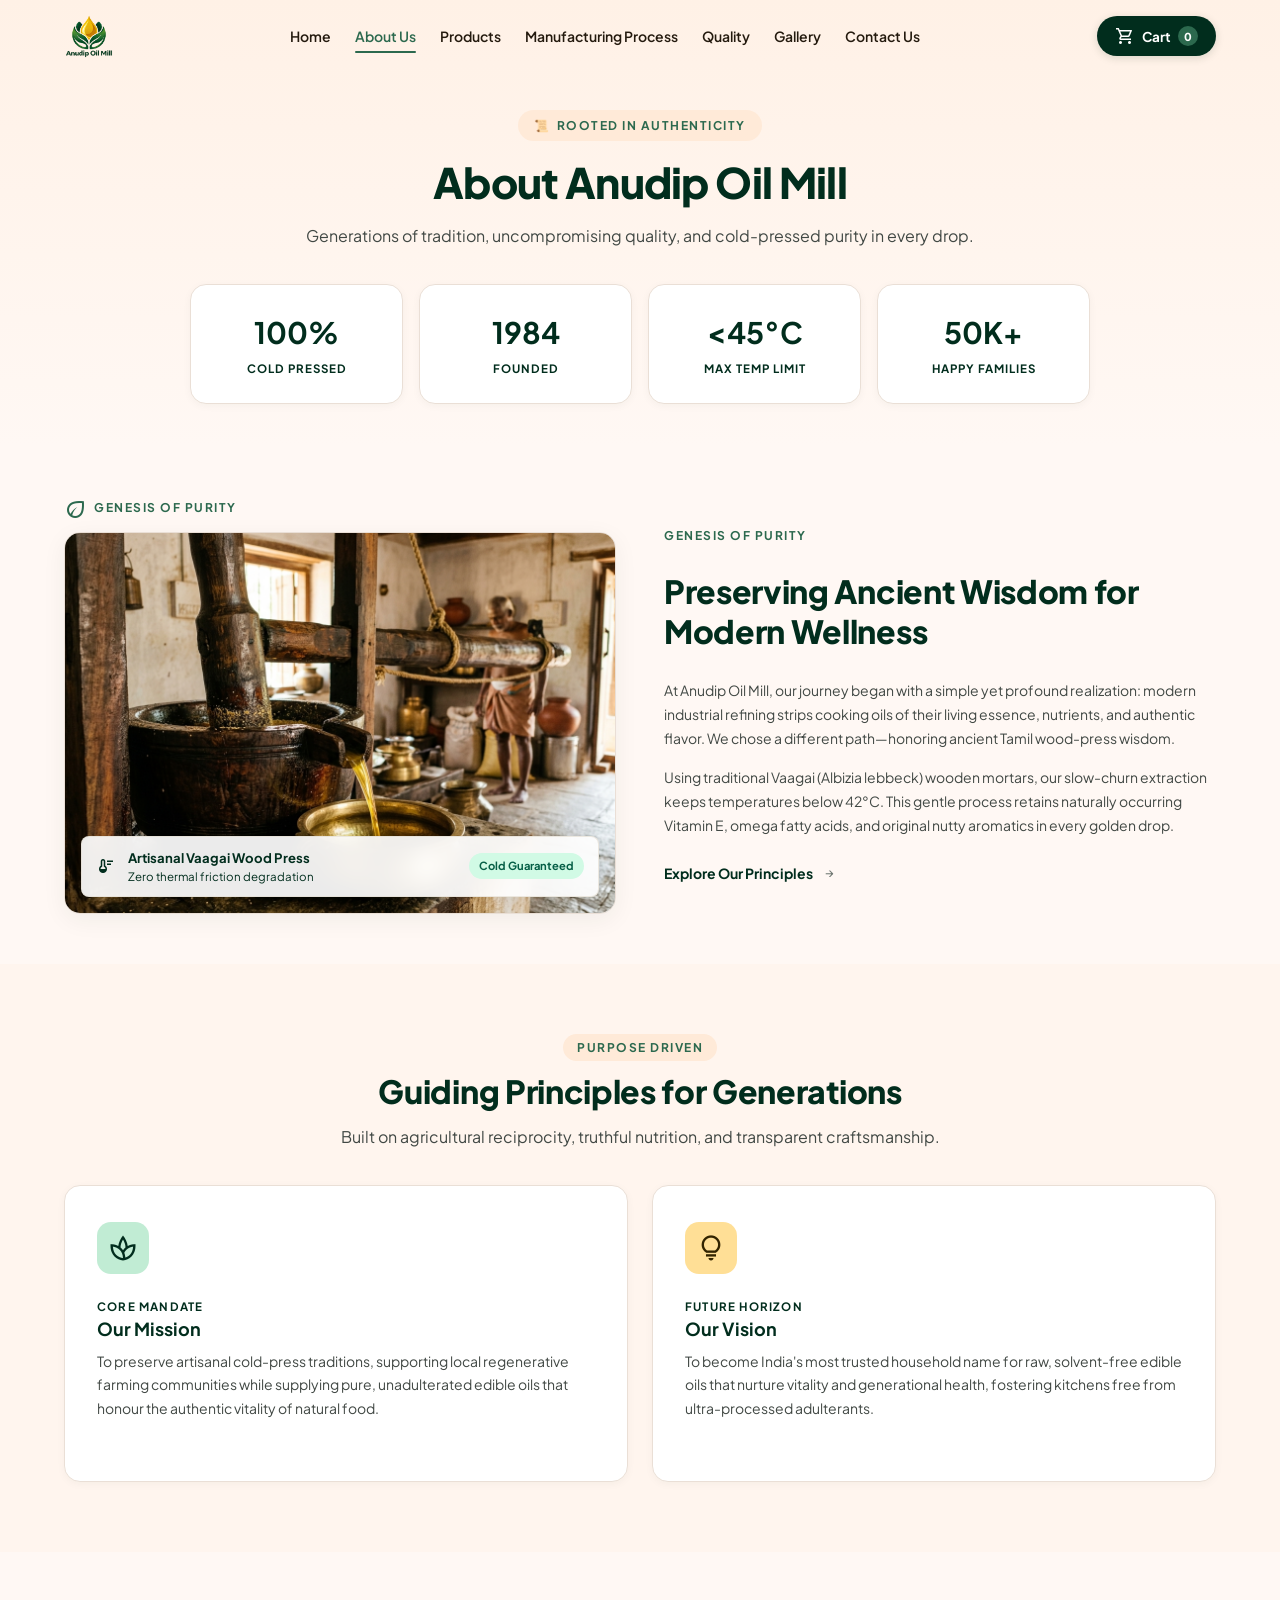
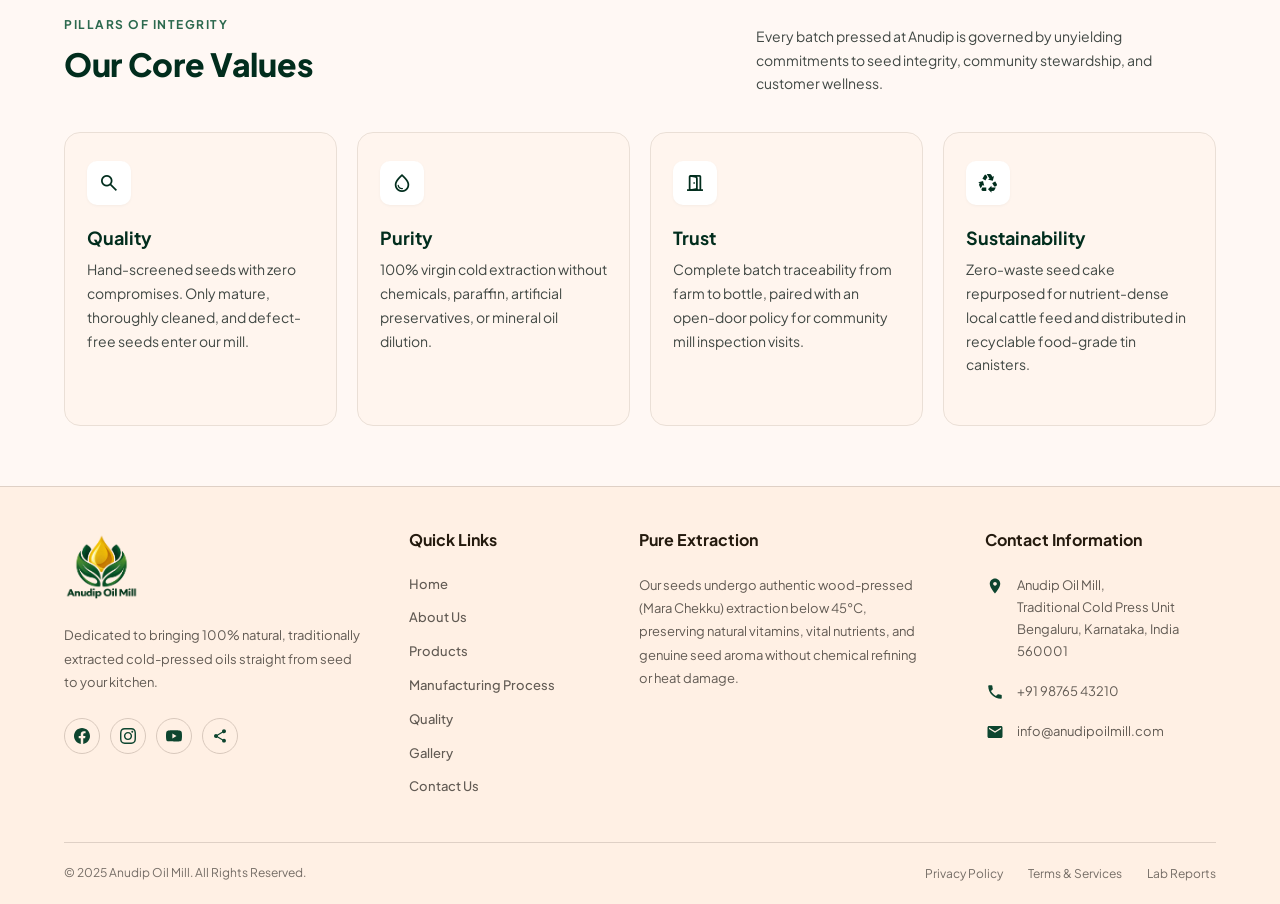
<file: html/about.html>
<!DOCTYPE html>
<html lang="en">
<head>
    <meta charset="UTF-8">
    <meta name="viewport" content="width=device-width, initial-scale=1.0">
    <title>About Us | Anudip Oil Mill - Cold-Pressed Heritage</title>
    <meta name="description" content="Generations of tradition, uncompromising quality, and cold-pressed purity in every drop. Explore Anudip Oil Mill history, mission, vision, and extraction process.">
    
    <!-- Google Fonts & Icons -->
    <link rel="preconnect" href="https://fonts.googleapis.com">
    <link rel="preconnect" href="https://fonts.gstatic.com" crossorigin>
    <link href="https://fonts.googleapis.com/css2?family=Plus+Jakarta+Sans:wght@400;500;600;700;800&display=swap" rel="stylesheet">
    <link href="https://fonts.googleapis.com/css2?family=Material+Symbols+Outlined" rel="stylesheet">
    
    <!-- Component & Common CSS -->
    <link rel="stylesheet" href="../components/header.css">
    <link rel="stylesheet" href="../components/footer.css">
    <link rel="stylesheet" href="../css/common.css">
    <link rel="stylesheet" href="../css/about.css">
</head>
<body>
     <!-- COMMON HEADER -->
        <div id="header"></div>

    <main>
        <!-- Hero Section -->
        <section class="hero-section" id="home">
            <div class="container hero-container">
                <div class="hero-badge">
                    <span class="badge-icon">📜</span>
                    <span class="badge-text">ROOTED IN AUTHENTICITY</span>
                </div>
                <h1 class="hero-title">About Anudip Oil Mill</h1>
                <p class="hero-subtitle">Generations of tradition, uncompromising quality, and cold-pressed purity in every drop.</p>
                
                <!-- Stat Cards -->
                <div class="stats-grid">
                    <div class="stat-card">
                        <div class="stat-num">100%</div>
                        <div class="stat-label">COLD PRESSED</div>
                    </div>
                    <div class="stat-card">
                        <div class="stat-num">1984</div>
                        <div class="stat-label">FOUNDED</div>
                    </div>
                    <div class="stat-card">
                        <div class="stat-num">&lt;45°C</div>
                        <div class="stat-label">MAX TEMP LIMIT</div>
                    </div>
                    <div class="stat-card">
                        <div class="stat-num">50K+</div>
                        <div class="stat-label">HAPPY FAMILIES</div>
                    </div>
                </div>
            </div>
        </section>

        <!-- Our Heritage & Journey Section -->
        <section class="heritage-section" id="about-us">
            <div class="container heritage-container">
                <div class="heritage-image-wrapper">
                    <div class="image-label-tag">
                        <span class="material-symbols-outlined text-[16px]">eco</span>
                        <span class="section-label" style="margin-bottom: 0;">GENESIS OF PURITY</span>
                    </div>
                    <figure class="heritage-figure">
                        <img src="../public/home/chekku_extraction.jpg" alt="Artisanal Mara Chekku Wooden Oil Press" class="heritage-img">
                        <figcaption class="image-overlay-badge">
                            <div class="overlay-pill">
                                <span class="material-symbols-outlined" style="font-size: 20px; color: var(--text-primary, #012d1d);">thermostat</span>
                                <div class="pill-text">
                                    <strong>Artisanal Vaagai Wood Press</strong>
                                    <span>Zero thermal friction degradation</span>
                                </div>
                                <span class="guarantee-badge">Cold Guaranteed</span>
                            </div>
                        </figcaption>
                    </figure>
                </div>

                <div class="heritage-content">
                    <span class="section-label">GENESIS OF PURITY</span>
                    <h2 class="section-title">Preserving Ancient Wisdom for Modern Wellness</h2>
                    <p class="body-p">At Anudip Oil Mill, our journey began with a simple yet profound realization: modern industrial refining strips cooking oils of their living essence, nutrients, and authentic flavor. We chose a different path—honoring ancient Tamil wood-press wisdom.</p>
                    <p class="body-p">Using traditional Vaagai (Albizia lebbeck) wooden mortars, our slow-churn extraction keeps temperatures below 42°C. This gentle process retains naturally occurring Vitamin E, omega fatty acids, and original nutty aromatics in every golden drop.</p>
                    <a href="#principles" class="read-more-link">
                        <span>Explore Our Principles</span>
                        <span class="read-meta">→</span>
                    </a>
                </div>
            </div>
        </section>

        <!-- Guiding Principles Section -->
        <section class="principles-section" id="principles">
            <div class="container text-center">
                <span class="section-badge-pill">PURPOSE DRIVEN</span>
                <h2 class="section-title-large">Guiding Principles for Generations</h2>
                <p class="section-subtitle">Built on agricultural reciprocity, truthful nutrition, and transparent craftsmanship.</p>
                
                <div class="principles-grid">
                    <!-- Mission Card -->
                    <div class="principle-card">
                        <div>
                            <div class="icon-circle icon-green">
                                <span class="material-symbols-outlined text-[32px]">spa</span>
                            </div>
                            <span class="card-label">CORE MANDATE</span>
                            <h3 class="card-title">Our Mission</h3>
                            <p class="card-text">To preserve artisanal cold-press traditions, supporting local regenerative farming communities while supplying pure, unadulterated edible oils that honour the authentic vitality of natural food.</p>
                        </div>
                    </div>

                    <!-- Vision Card -->
                    <div class="principle-card">
                        <div>
                            <div class="icon-circle icon-amber">
                                <span class="material-symbols-outlined text-[32px]">lightbulb</span>
                            </div>
                            <span class="card-label">FUTURE HORIZON</span>
                            <h3 class="card-title">Our Vision</h3>
                            <p class="card-text">To become India's most trusted household name for raw, solvent-free edible oils that nurture vitality and generational health, fostering kitchens free from ultra-processed adulterants.</p>
                        </div>
                    </div>
                </div>
            </div>
        </section>

        <!-- Core Values Section -->
        <section class="values-section">
            <div class="container">
                <div class="values-header">
                    <div>
                        <span class="section-label">PILLARS OF INTEGRITY</span>
                        <h2 class="section-title">Our Core Values</h2>
                    </div>
                    <p class="values-header-desc">Every batch pressed at Anudip is governed by unyielding commitments to seed integrity, community stewardship, and customer wellness.</p>
                </div>

                <div class="values-grid">
                    <div class="value-card">
                        <div class="value-icon-box">
                            <span class="material-symbols-outlined">search</span>
                        </div>
                        <h3 class="value-title">Quality</h3>
                        <p class="value-desc">Hand-screened seeds with zero compromises. Only mature, thoroughly cleaned, and defect-free seeds enter our mill.</p>
                    </div>

                    <div class="value-card">
                        <div class="value-icon-box">
                            <span class="material-symbols-outlined">water_drop</span>
                        </div>
                        <h3 class="value-title">Purity</h3>
                        <p class="value-desc">100% virgin cold extraction without chemicals, paraffin, artificial preservatives, or mineral oil dilution.</p>
                    </div>

                    <div class="value-card">
                        <div class="value-icon-box">
                            <span class="material-symbols-outlined">door_open</span>
                        </div>
                        <h3 class="value-title">Trust</h3>
                        <p class="value-desc">Complete batch traceability from farm to bottle, paired with an open-door policy for community mill inspection visits.</p>
                    </div>

                    <div class="value-card">
                        <div class="value-icon-box">
                            <span class="material-symbols-outlined">recycling</span>
                        </div>
                        <h3 class="value-title">Sustainability</h3>
                        <p class="value-desc">Zero-waste seed cake repurposed for nutrient-dense local cattle feed and distributed in recyclable food-grade tin canisters.</p>
                    </div>
                </div>
            </div>
        </section>

    </main>
    <!-- COMMON FOOTER -->
    <div id="footer"></div>
    <script src="../components/components.js"></script>
    <script src="../js/about.js"></script>
</body>
</html>
</file>
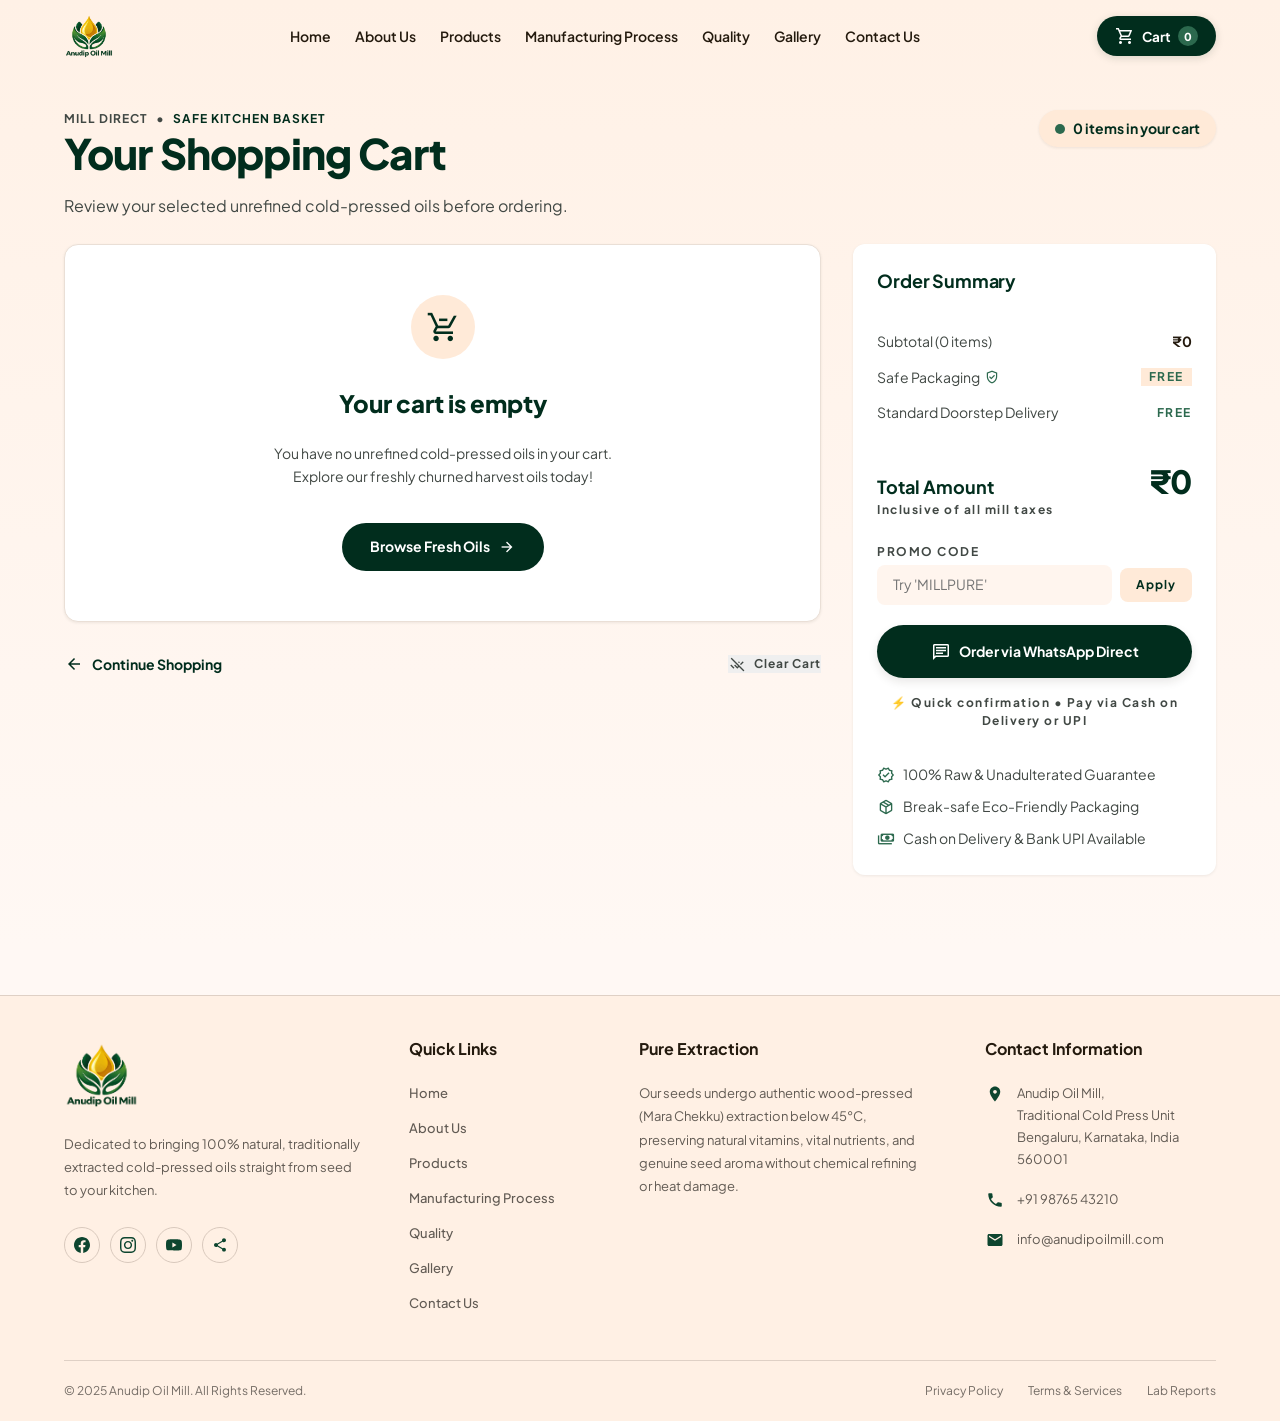
<file: html/cart.html>
<!DOCTYPE html>

<html lang="en">

<head>
  <meta charset="utf-8" />
  <meta content="width=device-width, initial-scale=1.0" name="viewport" />
  <link
    href="https://fonts.googleapis.com/css2?family=Material+Symbols+Outlined:opsz,wght,FILL,GRAD@20..48,100..700,0..1,-50..200"
    rel="stylesheet" />
  <link href="https://fonts.googleapis.com/css2?family=Material+Symbols+Outlined:wght,FILL@100..700,0..1&display=swap"
    rel="stylesheet" />
  <!-- Component & Common CSS -->
  <link rel="stylesheet" href="../components/header.css">
  <link rel="stylesheet" href="../components/footer.css">
  <link rel="stylesheet" href="../css/common.css">
  <link rel="stylesheet" href="../css/cart.css">
</head>

<body class="bg-surface font-body-md text-body-md text-on-surface">
 <!-- COMMON HEADER -->
<div id="header"></div>

  <main class="w-full pt-10 pb-12 bg-surface">
    <div class="flex flex-col w-full">
      <!-- Top Banner & Breadcrumb / Status Area -->
      <section class="max-w-[75rem] mx-auto w-[90%] pb-space-lg">
        <div class="flex flex-col md:flex-row md:items-end justify-between gap-space-md">
          <div>
            <div
              class="flex items-center gap-space-xs font-label-md text-label-md text-on-surface-variant uppercase tracking-wider mb-space-2xs">
              <span>Mill Direct</span>
              <span>•</span>
              <span class="text-primary font-bold">Safe Kitchen Basket</span>
            </div>
            <h1 class="font-headline-lg text-headline-lg text-primary">Your Shopping Cart</h1>
            <p class="font-body-md text-body-md text-on-surface-variant mt-space-2xs">
              Review your selected unrefined cold-pressed oils before ordering.
            </p>
          </div>
          <div
            class="inline-flex items-center gap-space-xs bg-surface-container px-space-md py-space-xs rounded-full shadow-sm self-start md:self-auto">
            <span class="w-2.5 h-2.5 rounded-full bg-secondary animate-pulse"></span>
            <span class="font-label-lg text-label-lg text-primary font-bold" id="cart-item-count-badge">2 items in your
              cart</span>
          </div>
        </div>
      </section>
      <!-- Main Cart Section (2-Column Desktop Grid) -->
      <section class="max-w-[75rem] mx-auto w-[90%] pb-space-3xl">
        <div class="grid grid-cols-1 lg:grid-cols-12 gap-space-xl items-start">
          <!-- Left Column: Cart Items List (Approx 65% / 8 Cols) -->
          <div class="lg:col-span-8 flex flex-col gap-space-lg">
            <!-- Free Delivery Progress Card (Single Dynamic Card) -->
            <article
              id="free-delivery-card"
              class="bg-surface-container-lowest p-space-md md:p-space-lg rounded-xl shadow-sm flex flex-col gap-space-sm">
              <div class="flex items-center justify-between gap-space-sm">
                <div class="flex items-center gap-space-xs text-primary">
                  <span class="material-symbols-outlined text-secondary">local_shipping</span>
                  <span id="delivery-msg" class="font-label-lg text-label-lg font-bold">Add ₹200 more for FREE doorstep delivery!</span>
                </div>
                <span id="delivery-pct" class="font-label-md text-label-md text-secondary font-bold">78% Qualified</span>
              </div>
              <!-- Progress Bar Container -->
              <div class="w-full h-2.5 bg-surface-container rounded-full overflow-hidden">
                <div id="delivery-bar-fill" class="h-full bg-secondary rounded-full transition-all duration-500" style="width: 78%;"></div>
              </div>
              <p class="font-body-sm text-body-sm text-on-surface-variant">
                Standard express courier to all pin codes. Safely packed in bubble-free compostable straw cartons.
              </p>
            </article>

            <!-- Cart Items Container (Dynamically Populated by js/cart.js) -->
            <div class="flex flex-col gap-space-md" id="cart-items-wrapper"></div>

            <!-- Bottom Actions Row -->
            <div class="flex flex-col sm:flex-row items-center justify-between gap-space-md pt-space-xs">
              <a class="inline-flex items-center gap-space-xs font-label-lg text-label-lg text-primary hover:text-secondary transition-colors"
                href="products.html">
                <span class="material-symbols-outlined text-[20px]">arrow_back</span>
                <span>Continue Shopping</span>
              </a>
              <button
                class="inline-flex items-center gap-space-xs font-label-md text-label-md text-on-surface-variant hover:text-error transition-colors"
                onclick="clearEntireCart()" type="button">
                <span class="material-symbols-outlined text-[18px]">remove_done</span>
                <span>Clear Cart</span>
              </button>
            </div>
          </div>
          <!-- Right Column: Order Summary Card (Approx 35% / 4 Cols) -->
          <aside class="lg:col-span-4 flex flex-col gap-space-lg sticky top-24">
            <!-- Summary Box -->
            <div class="bg-surface-container-lowest p-space-lg rounded-xl shadow-sm flex flex-col gap-space-md">
              <h2 class="font-headline-sm text-headline-sm text-primary pb-space-xs border-b border-transparent">
                Order Summary
              </h2>
              <!-- Price Calculation Lines -->
              <div class="flex flex-col gap-space-sm font-body-sm text-body-sm text-on-surface">
                <div class="flex justify-between items-center">
                  <span class="text-on-surface-variant" id="summary-items-count">Subtotal (3 items)</span>
                  <span class="font-label-lg text-label-lg font-bold text-on-surface" id="summary-subtotal">₹780</span>
                </div>
                <div class="flex justify-between items-center">
                  <div class="flex items-center gap-space-2xs text-on-surface-variant">
                    <span>Safe Packaging</span>
                    <span class="material-symbols-outlined text-[16px] text-secondary"
                      title="Shock-proof glass wrap & recyclable carton">verified_user</span>
                  </div>
                  <span
                    class="font-label-sm text-label-sm font-bold text-secondary bg-surface-container px-space-xs py-space-2xs rounded">FREE</span>
                </div>
                <div class="flex justify-between items-center">
                  <span class="text-on-surface-variant">Standard Doorstep Delivery</span>
                  <span class="font-label-sm text-label-sm text-on-surface" id="summary-delivery-fee">FREE</span>
                </div>
                <div class="flex justify-between items-center text-secondary" id="summary-discount-row" style="display:none;">
                  <span class="font-label-sm text-label-sm font-bold" id="summary-discount-label">Mill Discount</span>
                  <span class="font-label-sm text-label-sm font-bold" id="summary-discount-val">- ₹0</span>
                </div>
              </div>
              <!-- Subtle Divider using background shift -->
              <div class="w-full h-px bg-surface-container"></div>
              <!-- Total Highlight Area -->
              <div class="flex justify-between items-baseline pt-space-2xs">
                <div>
                  <span class="font-headline-sm text-headline-sm text-primary font-bold">Total Amount</span>
                  <span class="font-label-sm text-label-sm text-on-surface-variant block">Inclusive of all mill
                    taxes</span>
                </div>
                <span class="font-headline-md text-headline-md text-primary font-bold" id="summary-total">₹780</span>
              </div>
              <!-- Promo Code Section -->
              <div class="flex flex-col gap-space-2xs pt-space-xs">
                <label class="font-label-sm text-label-sm uppercase tracking-wider text-on-surface-variant"
                  for="promo-input">Promo Code</label>
                <div class="flex items-center gap-space-xs">
                  <input
                    class="flex-1 bg-surface-container-low px-space-md py-space-xs rounded-lg text-body-sm font-body-sm text-on-surface focus:outline-none focus:ring-2 focus:ring-secondary"
                    id="promo-input" placeholder="Try 'MILLPURE'" type="text" />
                  <button
                    class="bg-surface-container text-primary font-label-md text-label-md px-space-md py-space-xs rounded-lg hover:bg-secondary hover:text-on-secondary transition-colors"
                    onclick="applyCoupon()" type="button">
                    Apply
                  </button>
                </div>
                <p class="font-label-sm text-label-sm text-secondary hidden" id="coupon-message">Code applied! Extra ₹50
                  saved.</p>
              </div>
              <!-- Primary Checkout CTA Button -->
              <button
                class="w-full bg-primary text-on-primary py-space-md rounded-full font-label-lg text-label-lg flex items-center justify-center gap-space-xs hover:bg-secondary transition-all shadow-md mt-space-2xs"
                onclick="initiateCheckout()" type="button">
                <span class="material-symbols-outlined text-[20px]">chat</span>
                <span>Order via WhatsApp Direct</span>
              </button>
              <p class="font-label-sm text-label-sm text-center text-on-surface-variant">
                ⚡ Quick confirmation • Pay via Cash on Delivery or UPI
              </p>
              <!-- Safe Trust Guarantees List -->
              <div class="flex flex-col gap-space-xs pt-space-md border-t border-transparent">
                <div class="flex items-center gap-space-xs text-on-surface-variant font-body-sm text-body-sm">
                  <span class="material-symbols-outlined text-secondary text-[18px]">verified</span>
                  <span>100% Raw & Unadulterated Guarantee</span>
                </div>
                <div class="flex items-center gap-space-xs text-on-surface-variant font-body-sm text-body-sm">
                  <span class="material-symbols-outlined text-secondary text-[18px]">package_2</span>
                  <span>Break-safe Eco-Friendly Packaging</span>
                </div>
                <div class="flex items-center gap-space-xs text-on-surface-variant font-body-sm text-body-sm">
                  <span class="material-symbols-outlined text-secondary text-[18px]">payments</span>
                  <span>Cash on Delivery & Bank UPI Available</span>
                </div>
              </div>
            </div>
          </aside>
        </div>
      </section>
      <!-- Educational/Beginner Interactive Script -->

    </div>
  </main>
  <!-- COMMON FOOTER -->
<div id="footer"></div>
  <script src="../components/components.js"></script>
  <script src="../js/cart.js"></script>
</body>

</html>
</file>
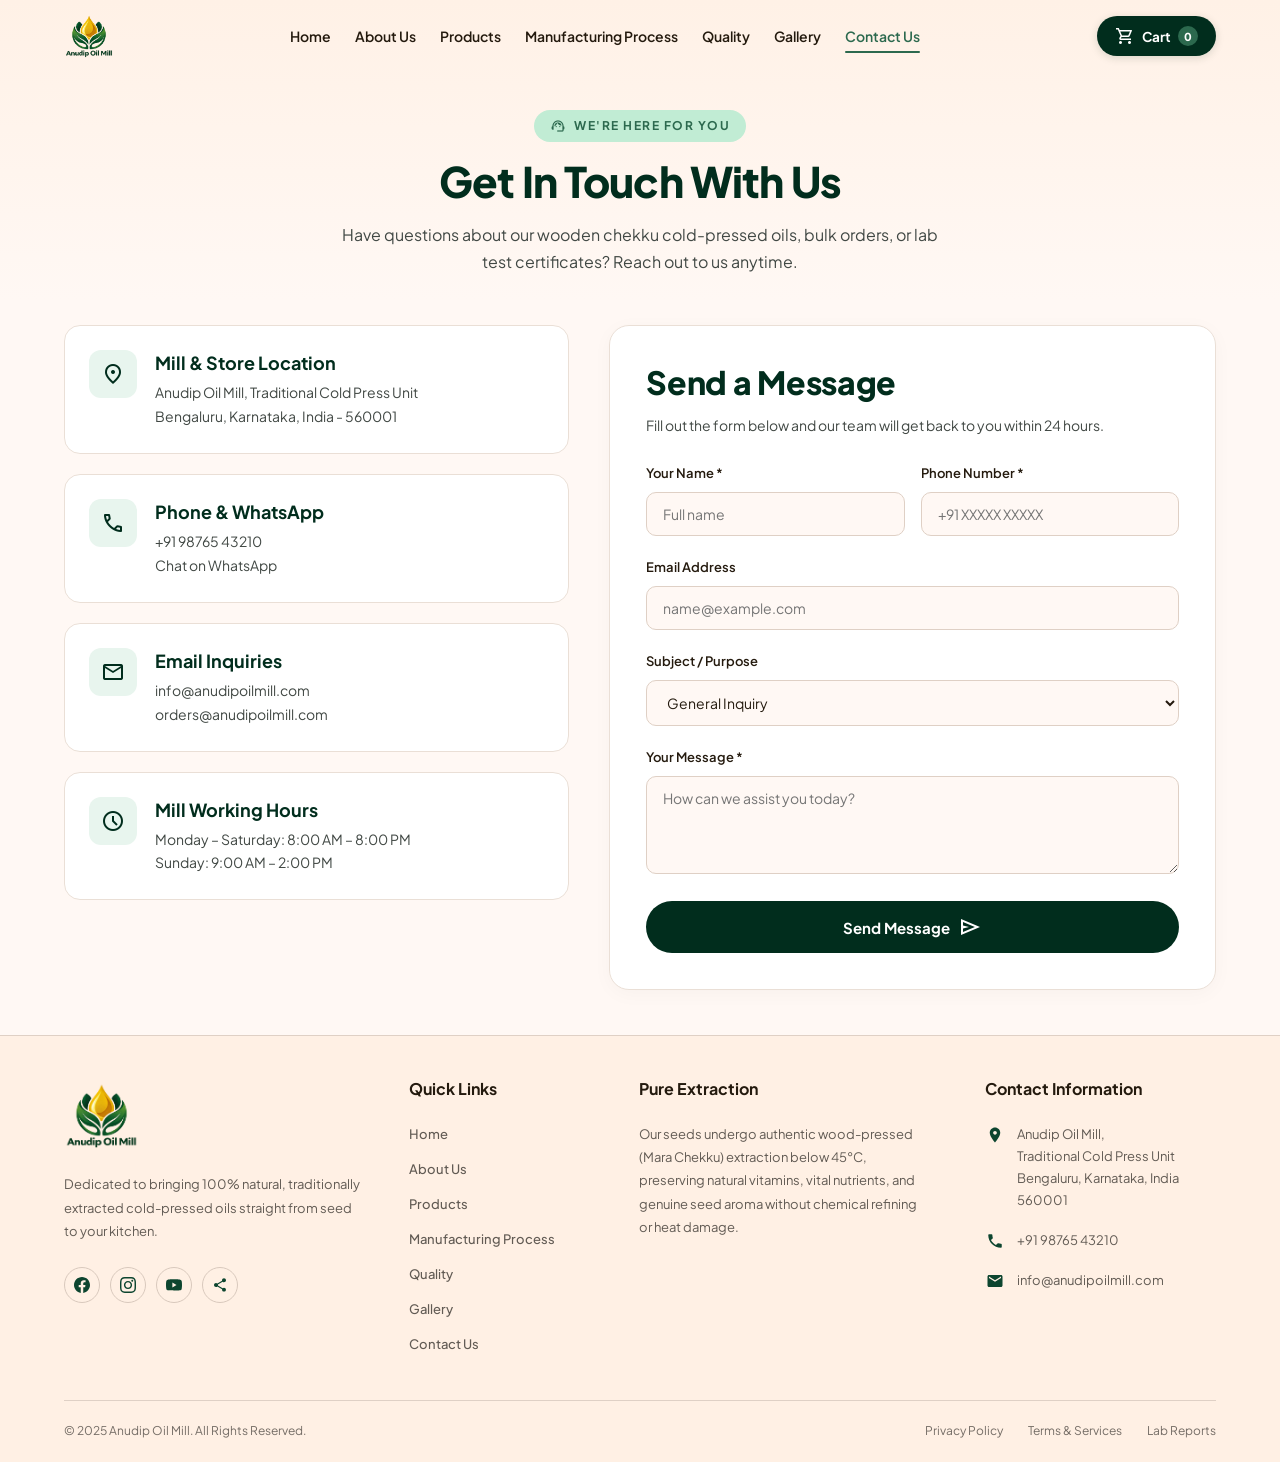
<file: html/contact.html>
<!DOCTYPE html>
<html lang="en">

<head>
    <meta charset="UTF-8">
    <meta name="viewport" content="width=device-width, initial-scale=1.0">
    <title>Contact Us | Anudip Oil Mill</title>
    <meta name="description" content="Get in touch with Anudip Oil Mill for fresh wood-pressed oils, inquiries, bulk orders, and customer support.">

    <!-- Fonts & Icons -->
    <link rel="preconnect" href="https://fonts.googleapis.com">
    <link rel="preconnect" href="https://fonts.gstatic.com" crossorigin>
    <link href="https://fonts.googleapis.com/css2?family=Plus+Jakarta+Sans:wght@400;500;600;700;800&display=swap" rel="stylesheet">
    <link href="https://fonts.googleapis.com/css2?family=Material+Symbols+Outlined" rel="stylesheet">

    <!-- Component & Common CSS -->
    <link rel="stylesheet" href="../components/header.css">
    <link rel="stylesheet" href="../components/footer.css">
    <link rel="stylesheet" href="../css/common.css">
    <link rel="stylesheet" href="../css/contact.css">
</head>

<body>

    <!-- Reusable Header -->
    <div id="header"></div>

    <main>
        <!-- Hero -->
        <section class="contact-hero">
            <div class="container">
                <span class="contact-badge">
                    <span class="material-symbols-outlined" style="font-size:16px;">support_agent</span>
                    We're Here For You
                </span>
                <h1>Get In Touch With Us</h1>
                <p>Have questions about our wooden chekku cold-pressed oils, bulk orders, or lab test certificates? Reach out to us anytime.</p>
            </div>
        </section>

        <!-- Contact Section -->
        <section class="contact-section">
            <div class="container">
                <div class="contact-grid">

                    <!-- Contact Details -->
                    <div class="contact-info-list">
                        <div class="info-card">
                            <div class="info-icon">
                                <span class="material-symbols-outlined">location_on</span>
                            </div>
                            <div class="info-text">
                                <h3>Mill & Store Location</h3>
                                <p>Anudip Oil Mill, Traditional Cold Press Unit<br>Bengaluru, Karnataka, India - 560001</p>
                            </div>
                        </div>

                        <div class="info-card">
                            <div class="info-icon">
                                <span class="material-symbols-outlined">call</span>
                            </div>
                            <div class="info-text">
                                <h3>Phone & WhatsApp</h3>
                                <p><a href="tel:+919876543210">+91 98765 43210</a><br><a href="https://wa.me/919876543210" target="_blank">Chat on WhatsApp</a></p>
                            </div>
                        </div>

                        <div class="info-card">
                            <div class="info-icon">
                                <span class="material-symbols-outlined">mail</span>
                            </div>
                            <div class="info-text">
                                <h3>Email Inquiries</h3>
                                <p><a href="mailto:info@anudipoilmill.com">info@anudipoilmill.com</a><br><a href="mailto:orders@anudipoilmill.com">orders@anudipoilmill.com</a></p>
                            </div>
                        </div>

                        <div class="info-card">
                            <div class="info-icon">
                                <span class="material-symbols-outlined">schedule</span>
                            </div>
                            <div class="info-text">
                                <h3>Mill Working Hours</h3>
                                <p>Monday – Saturday: 8:00 AM – 8:00 PM<br>Sunday: 9:00 AM – 2:00 PM</p>
                            </div>
                        </div>
                    </div>

                    <!-- Contact Form -->
                    <div class="contact-form-card">
                        <h2>Send a Message</h2>
                        <p>Fill out the form below and our team will get back to you within 24 hours.</p>

                        <form id="contactForm" onsubmit="event.preventDefault(); alert('Thank you for reaching out! We will contact you shortly.');">
                            <div class="form-row">
                                <div class="form-group">
                                    <label for="name">Your Name *</label>
                                    <input type="text" id="name" placeholder="Full name" required>
                                </div>
                                <div class="form-group">
                                    <label for="phone">Phone Number *</label>
                                    <input type="tel" id="phone" placeholder="+91 XXXXX XXXXX" required>
                                </div>
                            </div>

                            <div class="form-group">
                                <label for="email">Email Address</label>
                                <input type="email" id="email" placeholder="name@example.com">
                            </div>

                            <div class="form-group">
                                <label for="subject">Subject / Purpose</label>
                                <select id="subject">
                                    <option value="general">General Inquiry</option>
                                    <option value="bulk">Bulk / Wholesale Order</option>
                                    <option value="lab">Lab Reports / Quality Query</option>
                                    <option value="delivery">Delivery Status</option>
                                </select>
                            </div>

                            <div class="form-group">
                                <label for="message">Your Message *</label>
                                <textarea id="message" rows="4" placeholder="How can we assist you today?" required></textarea>
                            </div>

                            <button type="submit" class="submit-btn">
                                <span>Send Message</span>
                                <span class="material-symbols-outlined">send</span>
                            </button>
                        </form>
                    </div>

                </div>
            </div>
        </section>
    </main>

    <!-- Reusable Footer -->
    <div id="footer"></div>

    <!-- Components Script -->
    <script src="../components/components.js"></script>
</body>

</html>
</file>
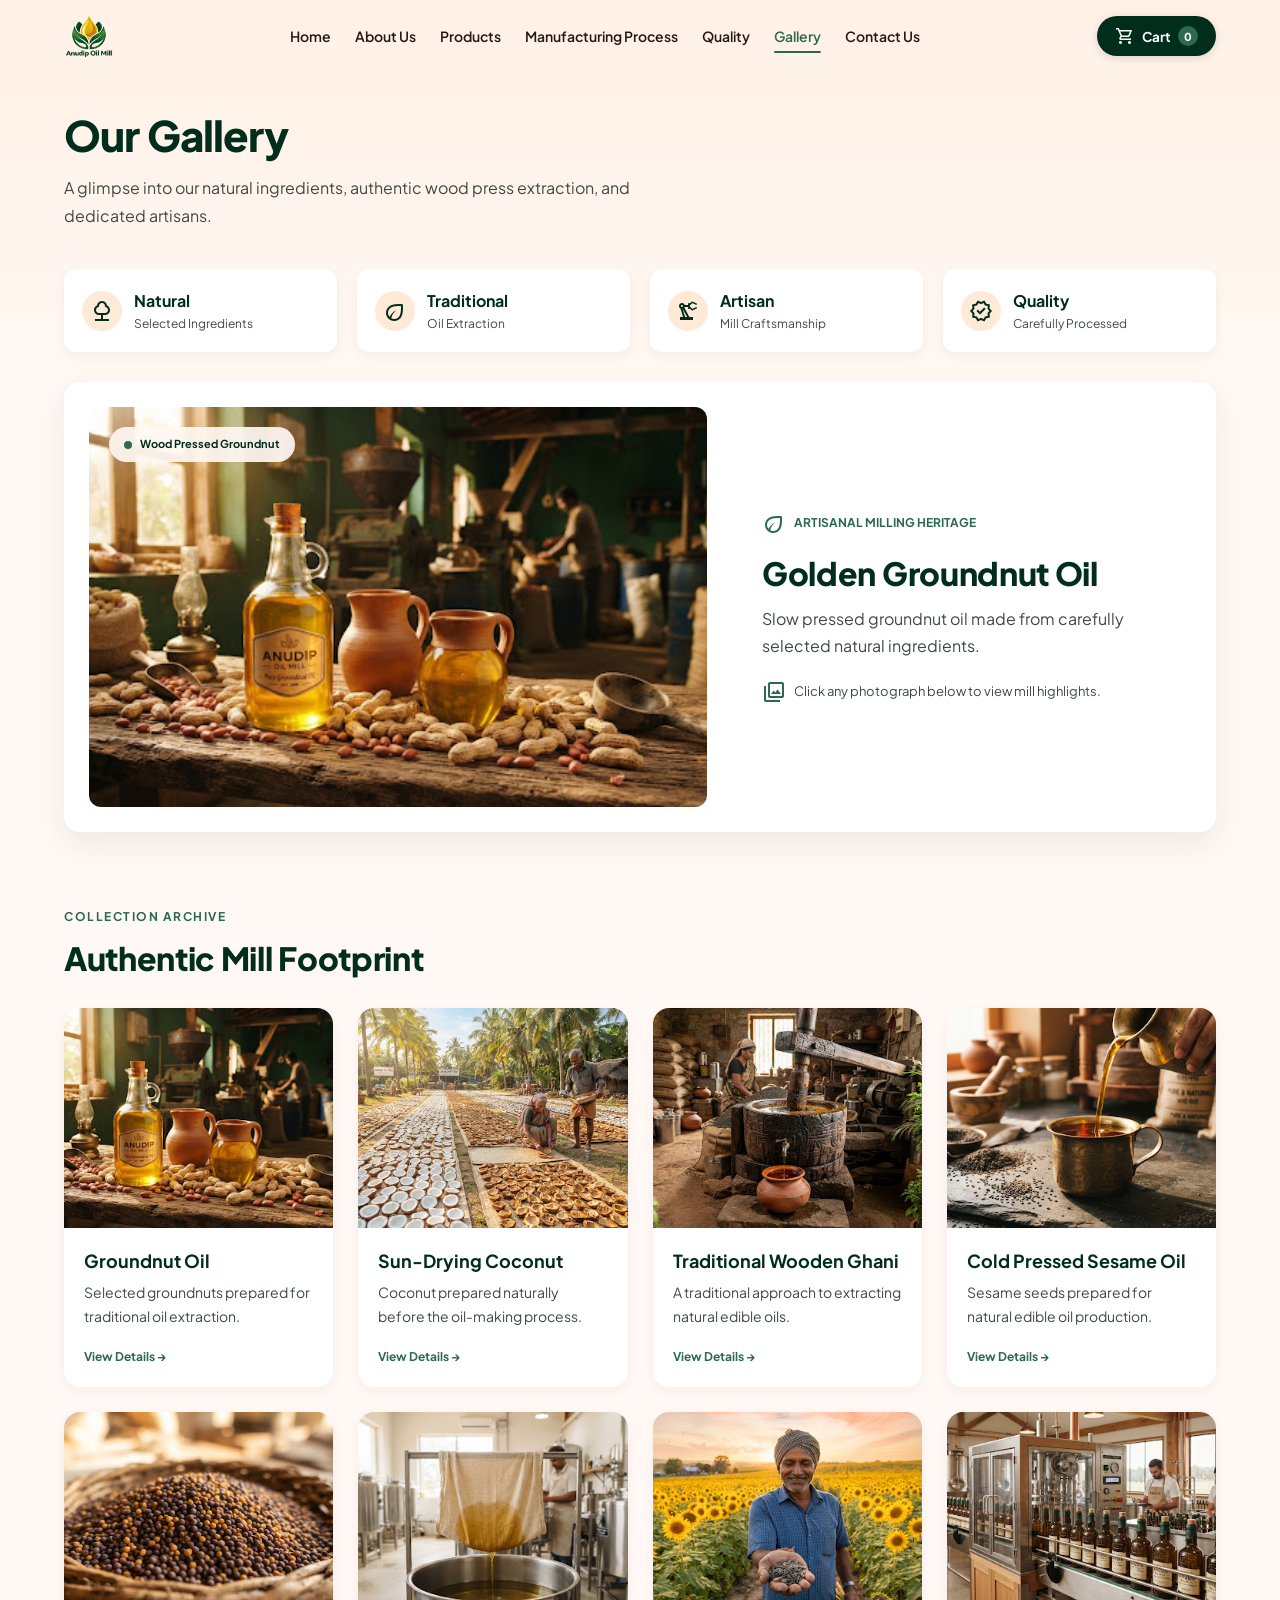
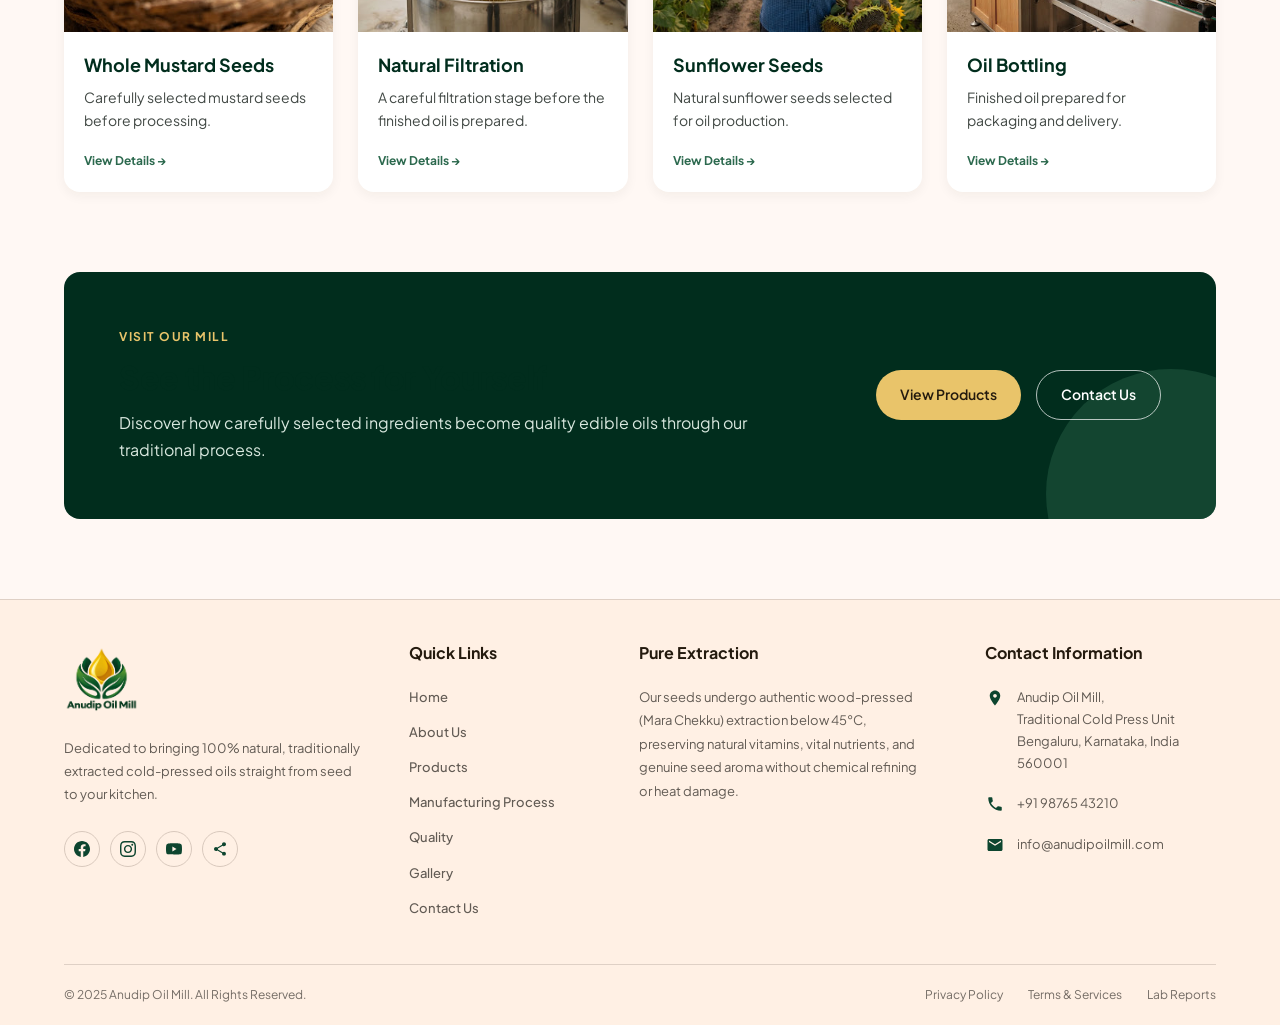
<file: html/gallery.html>
<!DOCTYPE html>
<html lang="en">

<head>
    <meta charset="UTF-8">
    <meta name="viewport" content="width=device-width, initial-scale=1.0">

    <title>Gallery | Anudip Oil Mill</title>

    <!-- Google Font -->
    <link href="https://fonts.googleapis.com/css2?family=Plus+Jakarta+Sans:wght@400;500;600;700;800&display=swap"
        rel="stylesheet">

    <!-- Material Icons -->
    <link href="https://fonts.googleapis.com/css2?family=Material+Symbols+Outlined" rel="stylesheet">

    <!-- Component CSS -->
    <link rel="stylesheet" href="../components/header.css">
    <link rel="stylesheet" href="../components/footer.css">

    <!-- Common CSS -->
    <link rel="stylesheet" href="../css/common.css">

    <!-- Gallery CSS -->
    <link rel="stylesheet" href="../css/gallery.css">
</head>

<body>

    <!-- COMMON HEADER -->
        <div id="header"></div>


    <!-- ================= MAIN ================= -->

    <main>

        <!-- ================= GALLERY INTRO ================= -->

        <section class="gallery-intro">

            <div class="container">

                <div class="intro-content">

                    <h1>
                        Our Gallery
                    </h1>

                    <p>
                        A glimpse into our natural ingredients,
                        authentic wood press extraction,
                        and dedicated artisans.
                    </p>

                </div>


                <!-- Simple Information Cards -->

                <div class="gallery-highlights">

                    <div class="highlight-card">

                        <span class="material-symbols-outlined">
                            nature
                        </span>

                        <div>
                            <strong>Natural</strong>
                            <small>Selected Ingredients</small>
                        </div>

                    </div>


                    <div class="highlight-card">

                        <span class="material-symbols-outlined">
                            eco
                        </span>

                        <div>
                            <strong>Traditional</strong>
                            <small>Oil Extraction</small>
                        </div>

                    </div>


                    <div class="highlight-card">

                        <span class="material-symbols-outlined">
                            precision_manufacturing
                        </span>

                        <div>
                            <strong>Artisan</strong>
                            <small>Mill Craftsmanship</small>
                        </div>

                    </div>


                    <div class="highlight-card">

                        <span class="material-symbols-outlined">
                            verified
                        </span>

                        <div>
                            <strong>Quality</strong>
                            <small>Carefully Processed</small>
                        </div>

                    </div>

                </div>

            </div>

        </section>


        <!-- ================= FEATURED PREVIEW ================= -->

        <section class="featured-section">

            <div class="container">

                <div class="featured-card">

                    <!-- Featured Image -->

                    <div class="featured-image">

                        <img
                            id="featuredImage"
                            src="../public/gallery/groundnut_oil_preview.jpg"
                            alt="Golden Groundnut Oil">

                        <div class="image-tag">

                            <span class="dot"></span>

                            <span id="featuredTag">
                                Wood Pressed Groundnut
                            </span>

                        </div>

                    </div>


                    <!-- Featured Content -->

                    <div class="featured-content">

                        <div class="small-heading">

                            <span class="material-symbols-outlined">
                                eco
                            </span>

                            Artisanal Milling Heritage

                        </div>


                        <h2 id="featuredTitle">
                            Golden Groundnut Oil
                        </h2>


                        <p id="featuredCaption">

                            Slow pressed groundnut oil made from
                            carefully selected natural ingredients.

                        </p>


                        <div class="preview-note">

                            <span class="material-symbols-outlined">
                                photo_library
                            </span>

                            <span>
                                Click any photograph below to
                                view mill highlights.
                            </span>

                        </div>

                    </div>

                </div>

            </div>

        </section>


        <!-- ================= GALLERY GRID ================= -->

        <section class="gallery-section">

            <div class="container">

                <div class="section-heading-row">

                    <div>

                        <span class="section-label">
                            COLLECTION ARCHIVE
                        </span>

                        <h2>
                            Authentic Mill Footprint
                        </h2>

                    </div>

                    <div class="gallery-count"></div>

                </div>


                <!-- Gallery -->

                <div class="gallery-grid">


                    <!-- Gallery Card 1 -->

                    <article
                        class="gallery-card"
                        data-title="Golden Groundnut Oil"
                        data-caption="A glimpse of carefully selected groundnuts and traditionally processed oil."
                        data-tag="Groundnut Oil">

                        <div class="gallery-image">

                            <img
                                src="../public/gallery/groundnut_oil_preview.jpg"
                                alt="Groundnut Oil">    
                                </div>

                        <div class="gallery-content">

                            <h3>
                                Groundnut Oil
                            </h3>

                            <p>
                                Selected groundnuts prepared for
                                traditional oil extraction.
                            </p>

                            <span class="view-details">
                                View Details →
                            </span>

                        </div>

                    </article>


                    <!-- Gallery Card 2 -->

                    <article
                        class="gallery-card"
                        data-title="Sun-Drying Coconut"
                        data-caption="Naturally prepared coconut used as an important ingredient for oil production."
                        data-tag="Coconut">

                        <div class="gallery-image">

                            <img
                                src="../public/gallery/sun_drying_coconut.jpg"
                                alt="Sun Drying Coconut">


                        </div>

                        <div class="gallery-content">

                            <h3>
                                Sun-Drying Coconut
                            </h3>

                            <p>
                                Coconut prepared naturally before
                                the oil-making process.
                            </p>

                            <span class="view-details">
                                View Details →
                            </span>

                        </div>

                    </article>


                    <!-- Gallery Card 3 -->

                    <article
                        class="gallery-card"
                        data-title="Traditional Wooden Ghani"
                        data-caption="Traditional wooden equipment used as part of the oil extraction process."
                        data-tag="Wood Press">

                        <div class="gallery-image">

                            <img
                                src="../public/gallery/traditional_wooden_ghani.jpg"
                                alt="Traditional Wooden Ghani">
                        </div>

                        <div class="gallery-content">

                            <h3>
                                Traditional Wooden Ghani
                            </h3>

                            <p>
                                A traditional approach to extracting
                                natural edible oils.
                            </p>

                            <span class="view-details">
                                View Details →
                            </span>

                        </div>

                    </article>


                    <!-- Gallery Card 4 -->

                    <article
                        class="gallery-card"
                        data-title="Cold Pressed Sesame Oil"
                        data-caption="Sesame seeds and oil presented in a traditional mill setting."
                        data-tag="Sesame Oil">

                        <div class="gallery-image">

                            <img
                                src="../public/gallery/sesame_oil.jpg"
                                alt="Sesame Oil"></div>

                        <div class="gallery-content">

                            <h3>
                                Cold Pressed Sesame Oil
                            </h3>

                            <p>
                                Sesame seeds prepared for natural
                                edible oil production.
                            </p>

                            <span class="view-details">
                                View Details →
                            </span>

                        </div>

                    </article>


                    <!-- Gallery Card 5 -->

                    <article
                        class="gallery-card"
                        data-title="Whole Mustard Seeds"
                        data-caption="Selected mustard seeds ready for the traditional oil-making process."
                        data-tag="Mustard Seeds">

                        <div class="gallery-image">

                            <img
                                src="../public/gallery/mustard_seeds.jpg"
                                alt="Mustard Seeds"></div>

                        <div class="gallery-content">

                            <h3>
                                Whole Mustard Seeds
                            </h3>

                            <p>
                                Carefully selected mustard seeds
                                before processing.
                            </p>

                            <span class="view-details">
                                View Details →
                            </span>

                        </div>

                    </article>


                    <!-- Gallery Card 6 -->

                    <article
                        class="gallery-card"
                        data-title="Cotton Filtration"
                        data-caption="A simple natural filtration stage used to clarify the extracted oil."
                        data-tag="Natural Filtration">

                        <div class="gallery-image">

                            <img
                                src="../public/gallery/cotton_filtration.jpg"
                                alt="Cotton Filtration"></div>

                        <div class="gallery-content">

                            <h3>
                                Natural Filtration
                            </h3>

                            <p>
                                A careful filtration stage before
                                the finished oil is prepared.
                            </p>

                            <span class="view-details">
                                View Details →
                            </span>

                        </div>

                    </article>


                    <!-- Gallery Card 7 -->

                    <article
                        class="gallery-card"
                        data-title="Sunflower Seeds"
                        data-caption="Fresh sunflower seeds prepared for edible oil production."
                        data-tag="Sunflower">

                        <div class="gallery-image">

                            <img
                                src="../public/gallery/sunflower_seeds.jpg"
                                alt="Sunflower Seeds">

                        </div>

                        <div class="gallery-content">

                            <h3>
                                Sunflower Seeds
                            </h3>

                            <p>
                                Natural sunflower seeds selected
                                for oil production.
                            </p>

                            <span class="view-details">
                                View Details →
                            </span>

                        </div>

                    </article>


                    <!-- Gallery Card 8 -->

                    <article
                        class="gallery-card"
                        data-title="Oil Bottling"
                        data-caption="Finished edible oil carefully prepared for packaging and delivery."
                        data-tag="Bottling">

                        <div class="gallery-image">

                            <img
                                src="../public/gallery/oil_bottling.jpg"
                                alt="Oil Bottling">

                        </div>

                        <div class="gallery-content">

                            <h3>
                                Oil Bottling
                            </h3>

                            <p>
                                Finished oil prepared for packaging
                                and delivery.
                            </p>

                            <span class="view-details">
                                View Details →
                            </span>

                        </div>

                    </article>

                </div>

            </div>

        </section>


        <!-- ================= CTA ================= -->

        <section class="gallery-cta">

            <div class="container">

                <div class="cta-box">

                    <div class="cta-content">

                        <span class="section-label">
                            VISIT OUR MILL
                        </span>

                        <h2>
                            See the Process for Yourself
                        </h2>

                        <p>
                            Discover how carefully selected ingredients
                            become quality edible oils through our
                            traditional process.
                        </p>

                    </div>

                    <div class="cta-buttons">

                        <a href="products.html"
                            class="btn btn-accent">

                            View Products

                        </a>

                        <a href="contact.html"
                            class="btn btn-outline-light">

                            Contact Us

                        </a>

                    </div>

                </div>

            </div>

        </section>

    </main>


   <!-- COMMON FOOTER -->
    <div id="footer"></div>
    <script src="../components/components.js"></script>
    <script src="../js/cart.js"></script>
    <script src="../js/gallery.js"></script>
</body>

</html>
</file>
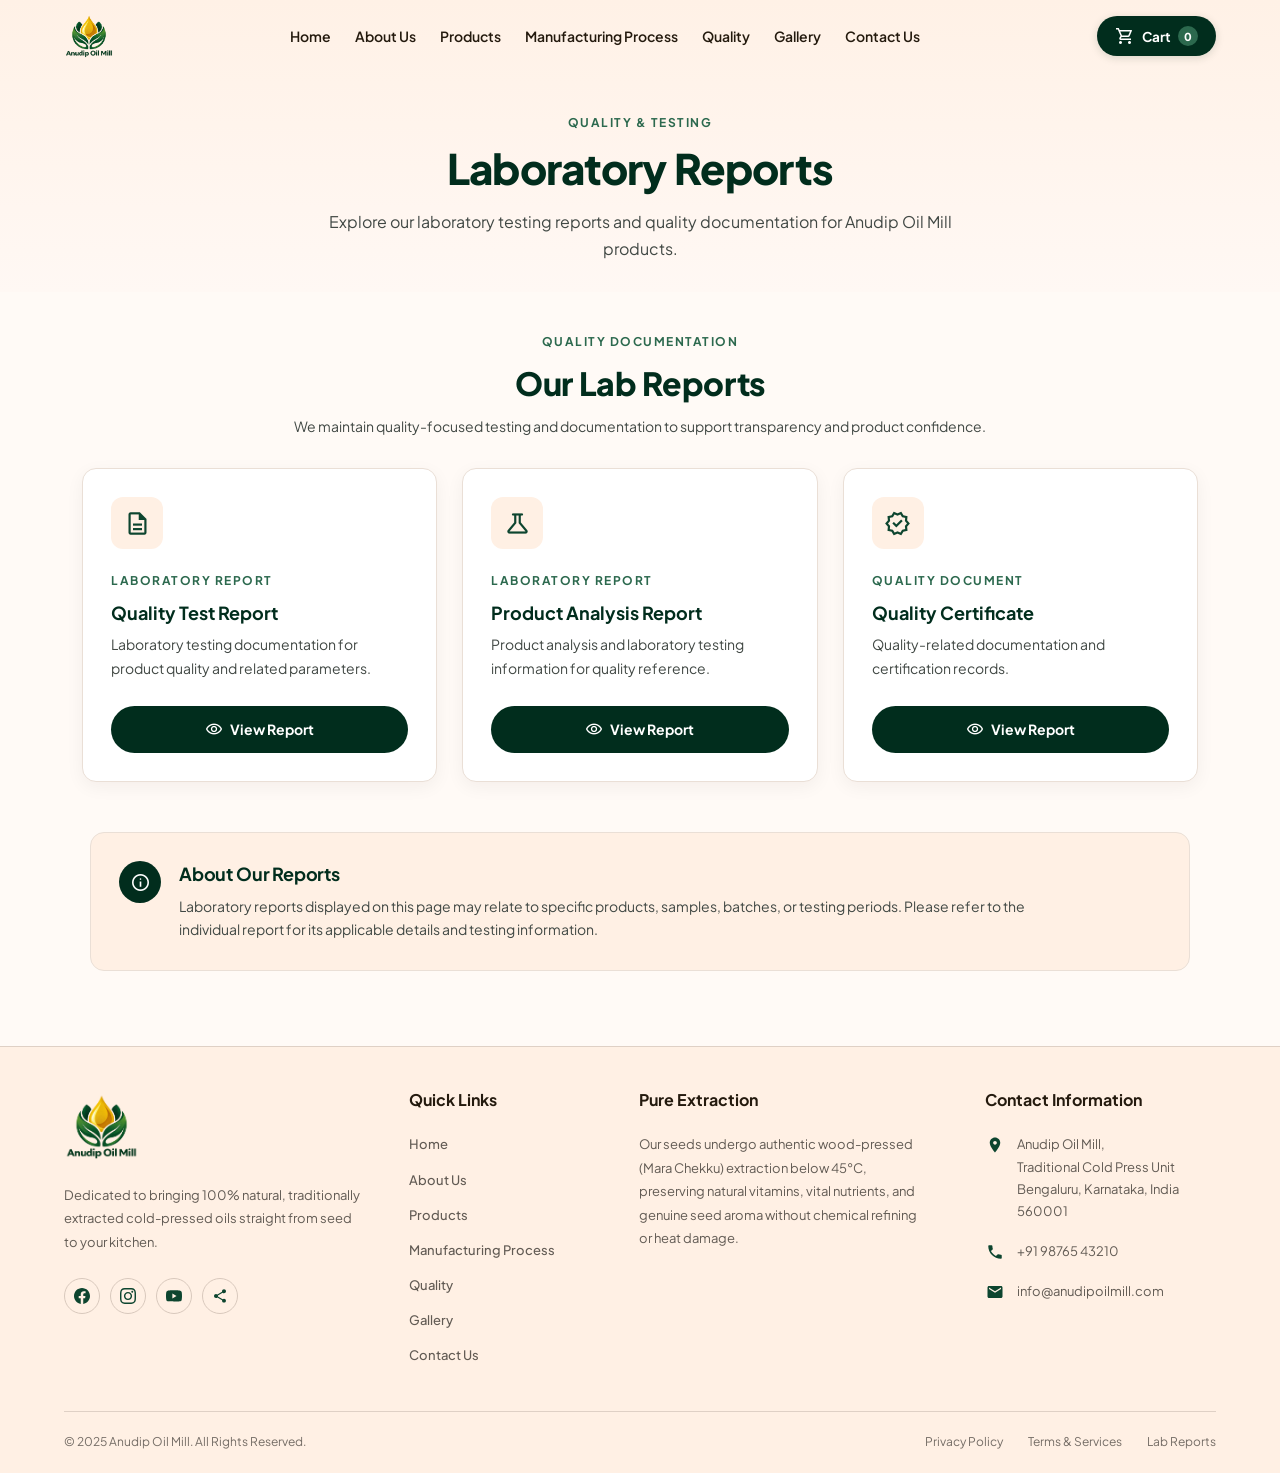
<file: html/lab-reports.html>
<!DOCTYPE html>
<html lang="en">

<head>
    <meta charset="UTF-8">
    <meta name="viewport" content="width=device-width, initial-scale=1.0">

    <title>Lab Reports | Anudip Oil Mill</title>

    <!-- Google Fonts -->
    <link rel="preconnect" href="https://fonts.googleapis.com">
    <link rel="preconnect" href="https://fonts.gstatic.com" crossorigin>

    <link
        href="https://fonts.googleapis.com/css2?family=Plus+Jakarta+Sans:wght@400;500;600;700&display=swap"
        rel="stylesheet"
    >

    <!-- Material Symbols -->
    <link
        rel="stylesheet"
        href="https://fonts.googleapis.com/css2?family=Material+Symbols+Outlined"
    >

    <!-- Component & Common CSS -->
    <link rel="stylesheet" href="../components/header.css">
    <link rel="stylesheet" href="../components/footer.css">
    <link rel="stylesheet" href="../css/common.css">

    <!-- Lab Reports CSS -->
    <link rel="stylesheet" href="../css/lab-reports.css">
</head>

<body>

    <!-- Common Header -->
    <div id="header"></div>


    <!-- =========================================
         LAB REPORTS
    ========================================== -->

    <main class="lab-page">

        <!-- Hero -->
        <section class="lab-hero">

            <div class="lab-hero-content">

                <span class="lab-label">
                    Quality & Testing
                </span>

                <h1>Laboratory Reports</h1>

                <p>
                    Explore our laboratory testing reports and quality
                    documentation for Anudip Oil Mill products.
                </p>

            </div>

        </section>


        <!-- Reports -->
        <section class="lab-reports-section">

            <div class="lab-container">

                <div class="section-heading">

                    <span>Quality Documentation</span>

                    <h2>Our Lab Reports</h2>

                    <p>
                        We maintain quality-focused testing and documentation
                        to support transparency and product confidence.
                    </p>

                </div>


                <!-- Reports Grid -->
                <div class="reports-grid">


                    <!-- Report Card -->
                    <article class="report-card">

                        <div class="report-icon">
                            <span class="material-symbols-outlined">
                                description
                            </span>
                        </div>

                        <div class="report-info">

                            <span class="report-type">
                                Laboratory Report
                            </span>

                            <h3>
                                Quality Test Report
                            </h3>

                            <p>
                                Laboratory testing documentation for
                                product quality and related parameters.
                            </p>

                        </div>

                        <div class="report-actions">

                            <!-- Replace with actual PDF path -->
                            <a href="#" class="report-button">
                                <span class="material-symbols-outlined">
                                    visibility
                                </span>
                                View Report
                            </a>

                        </div>

                    </article>


                    <!-- Report Card -->
                    <article class="report-card">

                        <div class="report-icon">
                            <span class="material-symbols-outlined">
                                science
                            </span>
                        </div>

                        <div class="report-info">

                            <span class="report-type">
                                Laboratory Report
                            </span>

                            <h3>
                                Product Analysis Report
                            </h3>

                            <p>
                                Product analysis and laboratory testing
                                information for quality reference.
                            </p>

                        </div>

                        <div class="report-actions">

                            <!-- Replace with actual PDF path -->
                            <a href="#" class="report-button">
                                <span class="material-symbols-outlined">
                                    visibility
                                </span>
                                View Report
                            </a>

                        </div>

                    </article>


                    <!-- Report Card -->
                    <article class="report-card">

                        <div class="report-icon">
                            <span class="material-symbols-outlined">
                                verified
                            </span>
                        </div>

                        <div class="report-info">

                            <span class="report-type">
                                Quality Document
                            </span>

                            <h3>
                                Quality Certificate
                            </h3>

                            <p>
                                Quality-related documentation and
                                certification records.
                            </p>

                        </div>

                        <div class="report-actions">

                            <!-- Replace with actual PDF path -->
                            <a href="#" class="report-button">
                                <span class="material-symbols-outlined">
                                    visibility
                                </span>
                                View Report
                            </a>

                        </div>

                    </article>


                </div>

            </div>

        </section>


        <!-- Information Section -->
        <section class="lab-info-section">

            <div class="lab-info-container">

                <div class="lab-info-icon">

                    <span class="material-symbols-outlined">
                        info
                    </span>

                </div>

                <div>

                    <h2>About Our Reports</h2>

                    <p>
                        Laboratory reports displayed on this page may relate
                        to specific products, samples, batches, or testing
                        periods. Please refer to the individual report for
                        its applicable details and testing information.
                    </p>

                </div>

            </div>

        </section>

    </main>


    <!-- Common Footer -->
    <div id="footer"></div>


    <!-- Common Components -->
    <script src="../components/components.js"></script>

</body>

</html>
</file>
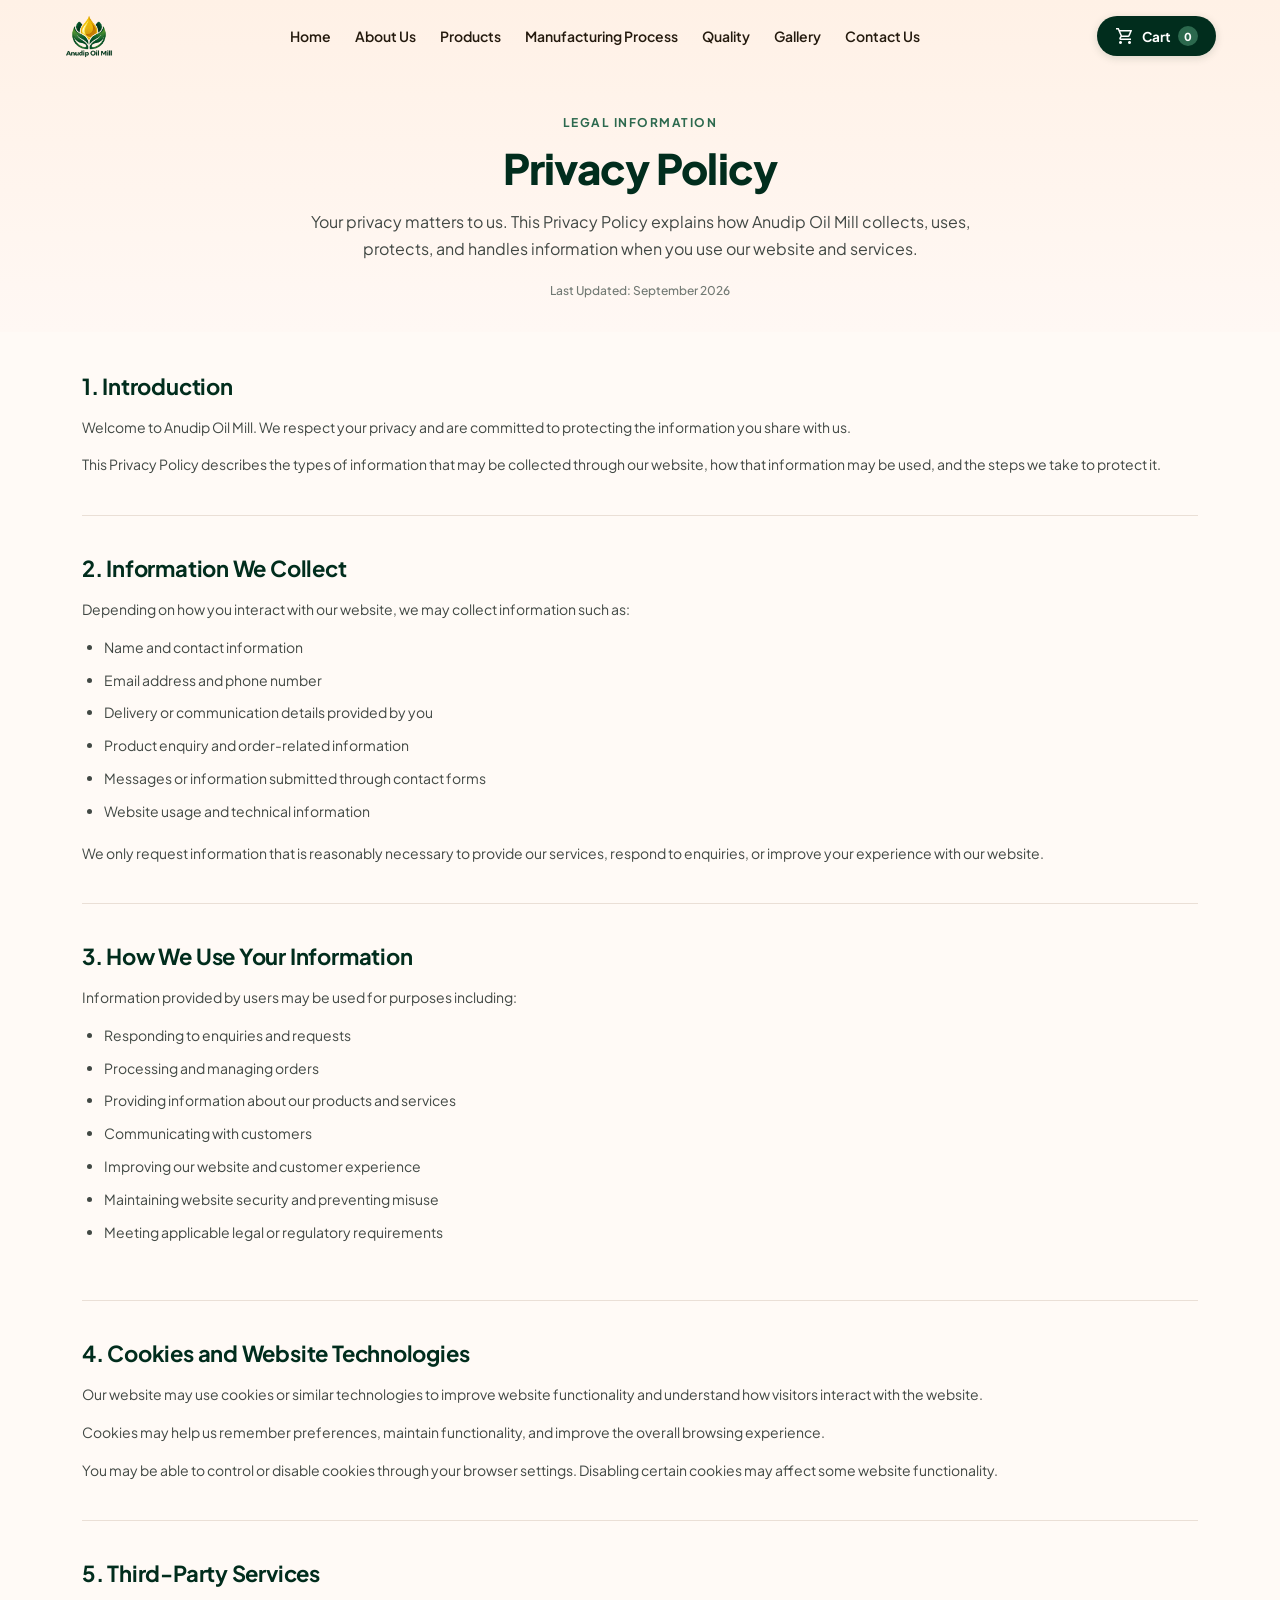
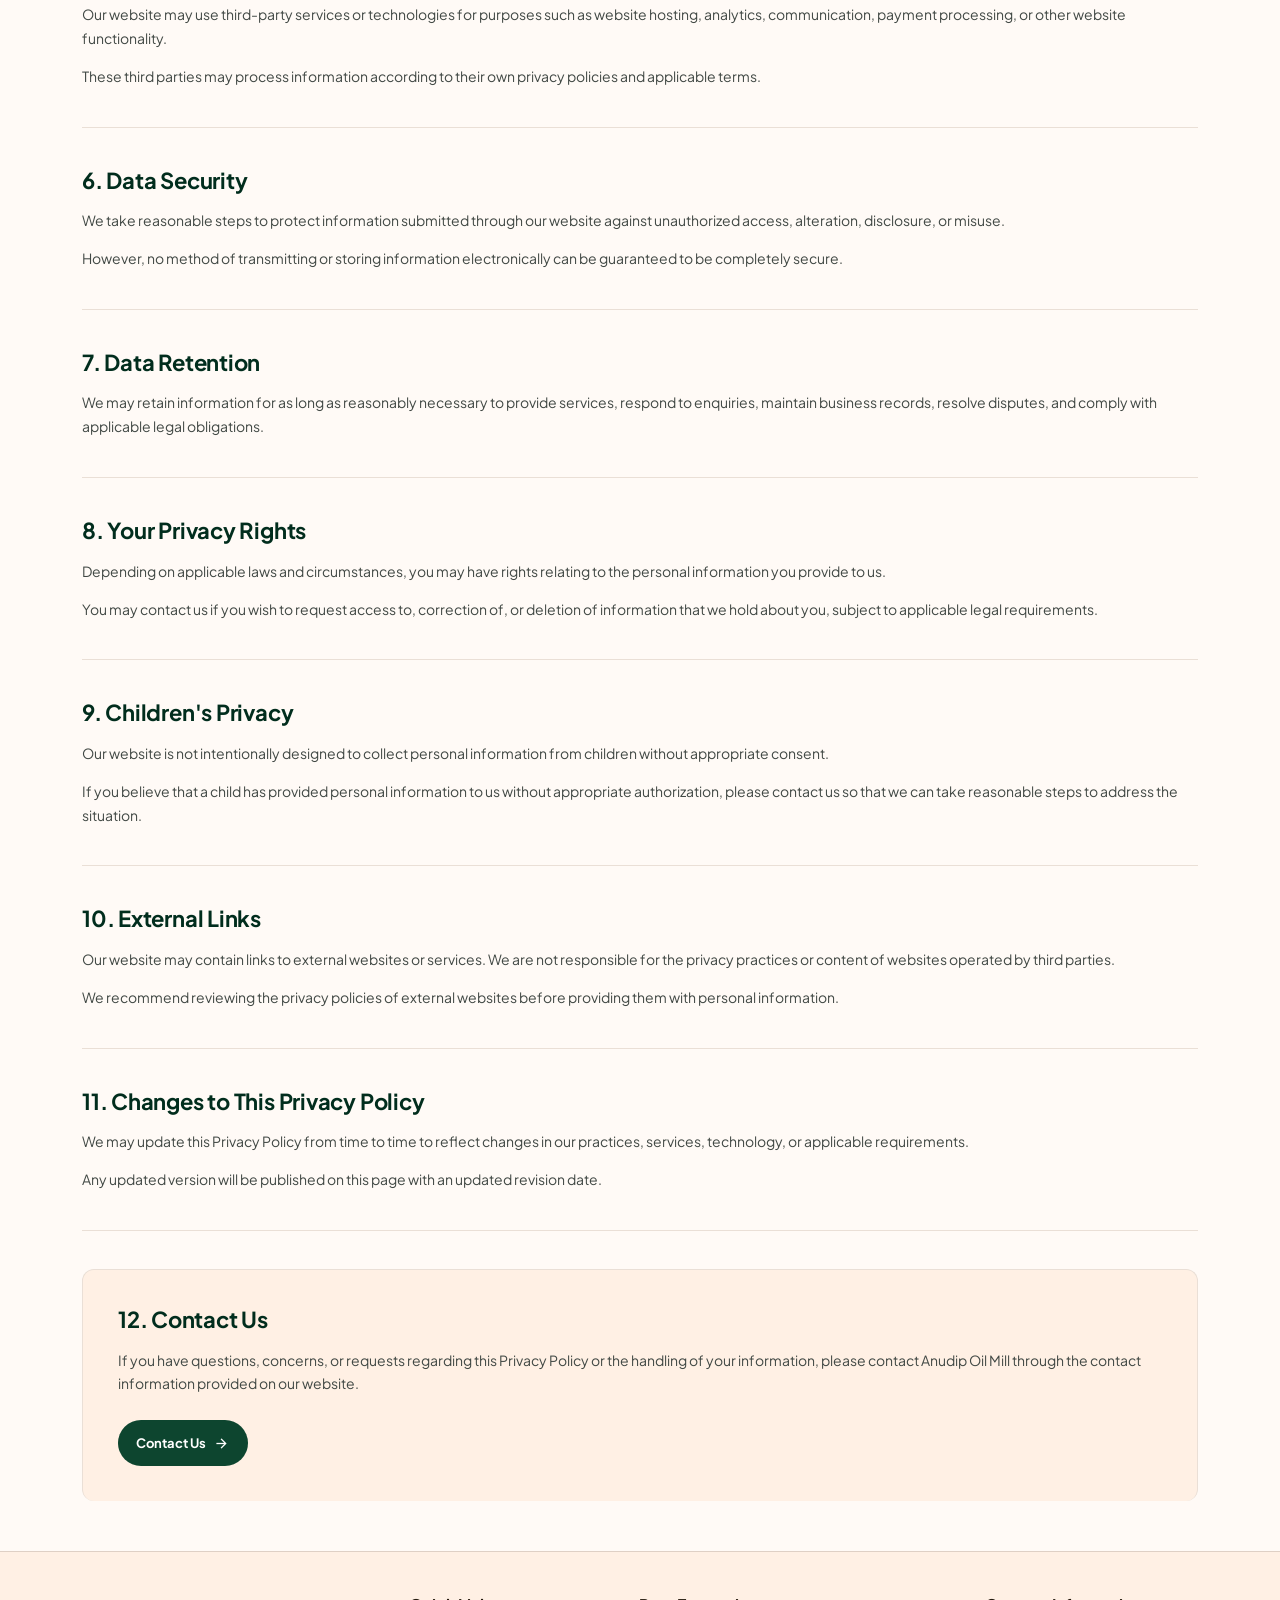
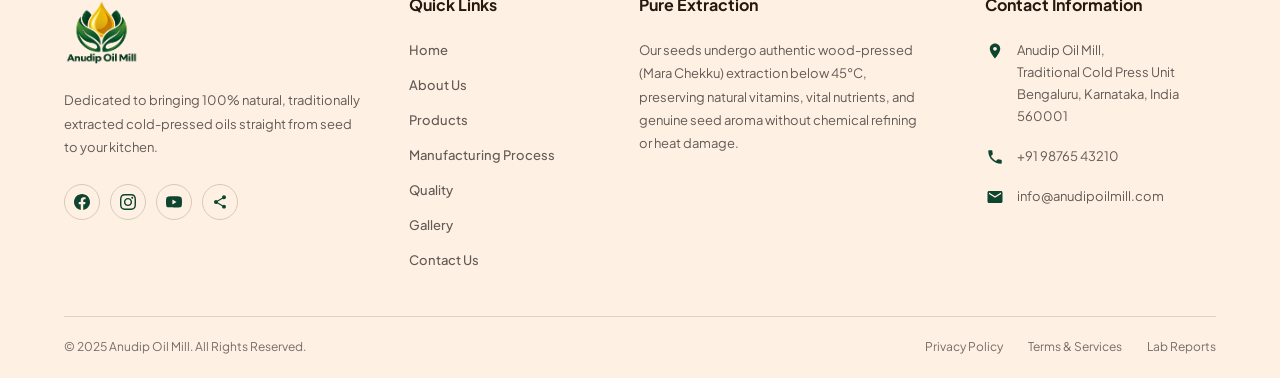
<file: html/privacy-policy.html>
<!DOCTYPE html>
<html lang="en">

<head>
    <meta charset="UTF-8">
    <meta name="viewport" content="width=device-width, initial-scale=1.0">

    <title>Privacy Policy | Anudip Oil Mill</title>

    <!-- Google Fonts -->
    <link rel="preconnect" href="https://fonts.googleapis.com">
    <link rel="preconnect" href="https://fonts.gstatic.com" crossorigin>

    <link
        href="https://fonts.googleapis.com/css2?family=Plus+Jakarta+Sans:wght@400;500;600;700&display=swap"
        rel="stylesheet"
    >

    <!-- Material Symbols -->
    <link
        rel="stylesheet"
        href="https://fonts.googleapis.com/css2?family=Material+Symbols+Outlined"
    >

    <!-- Component & Common CSS -->
    <link rel="stylesheet" href="../components/header.css">
    <link rel="stylesheet" href="../components/footer.css">
    <link rel="stylesheet" href="../css/common.css">

    <!-- Privacy Policy CSS -->
    <link rel="stylesheet" href="../css/privacy-policy.css">
</head>

<body>

    <!-- Common Header -->
    <div id="header"></div>


    <!-- =========================================
         PRIVACY POLICY
    ========================================== -->

    <main class="privacy-page">

        <!-- Page Hero -->
        <section class="privacy-hero">
            <div class="privacy-hero-content">

                <span class="privacy-label">
                    Legal Information
                </span>

                <h1>Privacy Policy</h1>

                <p>
                    Your privacy matters to us. This Privacy Policy explains
                    how Anudip Oil Mill collects, uses, protects, and handles
                    information when you use our website and services.
                </p>

                <span class="updated-date">
                    Last Updated: September 2026
                </span>

            </div>
        </section>


        <!-- Policy Content -->
        <section class="privacy-content">

            <div class="privacy-container">

                <!-- Introduction -->
                <section class="policy-section">

                    <h2>1. Introduction</h2>

                    <p>
                        Welcome to Anudip Oil Mill. We respect your privacy
                        and are committed to protecting the information you
                        share with us.
                    </p>

                    <p>
                        This Privacy Policy describes the types of information
                        that may be collected through our website, how that
                        information may be used, and the steps we take to
                        protect it.
                    </p>

                </section>


                <!-- Information Collection -->
                <section class="policy-section">

                    <h2>2. Information We Collect</h2>

                    <p>
                        Depending on how you interact with our website, we may
                        collect information such as:
                    </p>

                    <ul>
                        <li>Name and contact information</li>
                        <li>Email address and phone number</li>
                        <li>Delivery or communication details provided by you</li>
                        <li>Product enquiry and order-related information</li>
                        <li>Messages or information submitted through contact forms</li>
                        <li>Website usage and technical information</li>
                    </ul>

                    <p>
                        We only request information that is reasonably necessary
                        to provide our services, respond to enquiries, or improve
                        your experience with our website.
                    </p>

                </section>


                <!-- How We Use Information -->
                <section class="policy-section">

                    <h2>3. How We Use Your Information</h2>

                    <p>
                        Information provided by users may be used for purposes
                        including:
                    </p>

                    <ul>
                        <li>Responding to enquiries and requests</li>
                        <li>Processing and managing orders</li>
                        <li>Providing information about our products and services</li>
                        <li>Communicating with customers</li>
                        <li>Improving our website and customer experience</li>
                        <li>Maintaining website security and preventing misuse</li>
                        <li>Meeting applicable legal or regulatory requirements</li>
                    </ul>

                </section>


                <!-- Cookies -->
                <section class="policy-section">

                    <h2>4. Cookies and Website Technologies</h2>

                    <p>
                        Our website may use cookies or similar technologies to
                        improve website functionality and understand how visitors
                        interact with the website.
                    </p>

                    <p>
                        Cookies may help us remember preferences, maintain
                        functionality, and improve the overall browsing experience.
                    </p>

                    <p>
                        You may be able to control or disable cookies through
                        your browser settings. Disabling certain cookies may
                        affect some website functionality.
                    </p>

                </section>


                <!-- Third Party -->
                <section class="policy-section">

                    <h2>5. Third-Party Services</h2>

                    <p>
                        Our website may use third-party services or technologies
                        for purposes such as website hosting, analytics,
                        communication, payment processing, or other website
                        functionality.
                    </p>

                    <p>
                        These third parties may process information according
                        to their own privacy policies and applicable terms.
                    </p>

                </section>


                <!-- Data Security -->
                <section class="policy-section">

                    <h2>6. Data Security</h2>

                    <p>
                        We take reasonable steps to protect information submitted
                        through our website against unauthorized access,
                        alteration, disclosure, or misuse.
                    </p>

                    <p>
                        However, no method of transmitting or storing information
                        electronically can be guaranteed to be completely secure.
                    </p>

                </section>


                <!-- Data Retention -->
                <section class="policy-section">

                    <h2>7. Data Retention</h2>

                    <p>
                        We may retain information for as long as reasonably
                        necessary to provide services, respond to enquiries,
                        maintain business records, resolve disputes, and comply
                        with applicable legal obligations.
                    </p>

                </section>


                <!-- User Rights -->
                <section class="policy-section">

                    <h2>8. Your Privacy Rights</h2>

                    <p>
                        Depending on applicable laws and circumstances, you may
                        have rights relating to the personal information you
                        provide to us.
                    </p>

                    <p>
                        You may contact us if you wish to request access to,
                        correction of, or deletion of information that we hold
                        about you, subject to applicable legal requirements.
                    </p>

                </section>


                <!-- Children's Privacy -->
                <section class="policy-section">

                    <h2>9. Children's Privacy</h2>

                    <p>
                        Our website is not intentionally designed to collect
                        personal information from children without appropriate
                        consent.
                    </p>

                    <p>
                        If you believe that a child has provided personal
                        information to us without appropriate authorization,
                        please contact us so that we can take reasonable steps
                        to address the situation.
                    </p>

                </section>


                <!-- External Links -->
                <section class="policy-section">

                    <h2>10. External Links</h2>

                    <p>
                        Our website may contain links to external websites or
                        services. We are not responsible for the privacy
                        practices or content of websites operated by third
                        parties.
                    </p>

                    <p>
                        We recommend reviewing the privacy policies of external
                        websites before providing them with personal information.
                    </p>

                </section>


                <!-- Policy Changes -->
                <section class="policy-section">

                    <h2>11. Changes to This Privacy Policy</h2>

                    <p>
                        We may update this Privacy Policy from time to time to
                        reflect changes in our practices, services, technology,
                        or applicable requirements.
                    </p>

                    <p>
                        Any updated version will be published on this page with
                        an updated revision date.
                    </p>

                </section>


                <!-- Contact -->
                <section class="policy-section contact-policy">

                    <h2>12. Contact Us</h2>

                    <p>
                        If you have questions, concerns, or requests regarding
                        this Privacy Policy or the handling of your information,
                        please contact Anudip Oil Mill through the contact
                        information provided on our website.
                    </p>

                    <a href="contact.html" class="contact-link">
                        Contact Us
                        <span class="material-symbols-outlined">
                            arrow_forward
                        </span>
                    </a>

                </section>

            </div>

        </section>

    </main>


    <!-- Common Footer -->
    <div id="footer"></div>


    <!-- Common Components -->
    <script src="../components/components.js"></script>

</body>

</html>
</file>
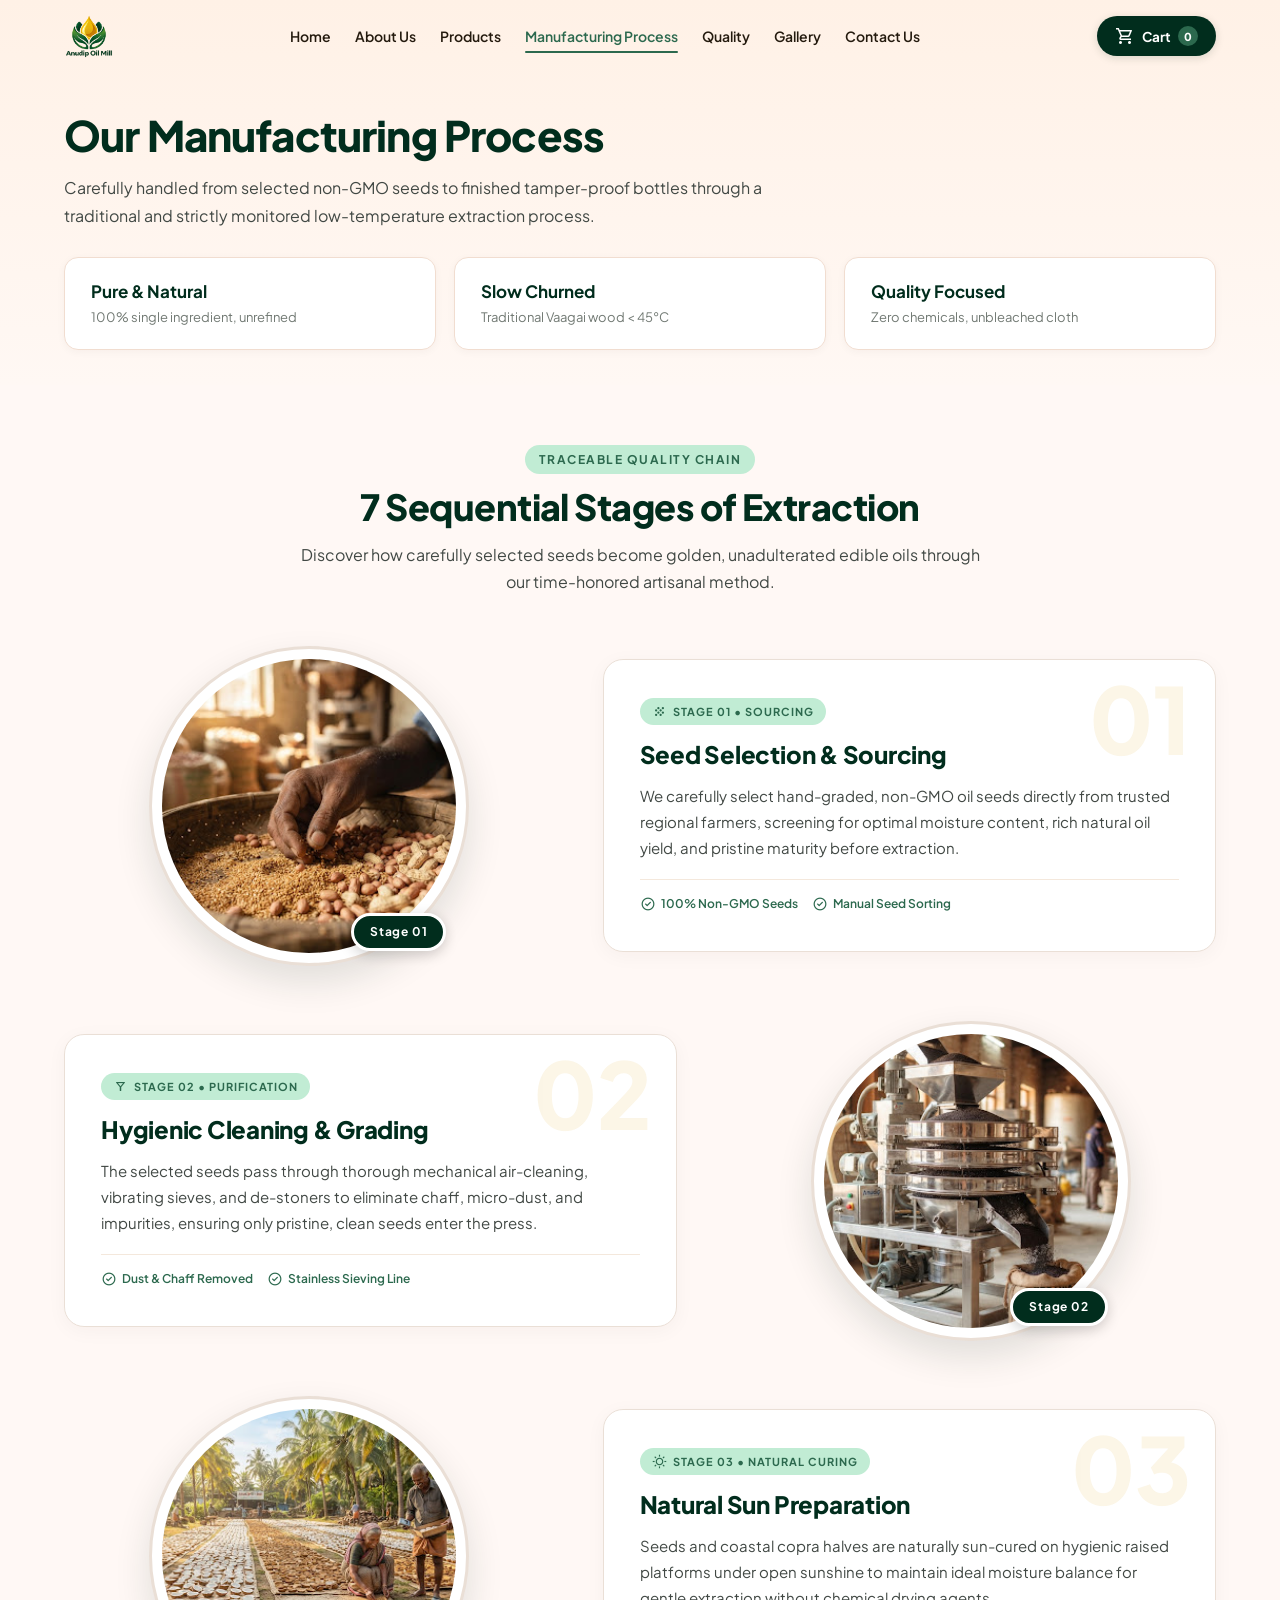
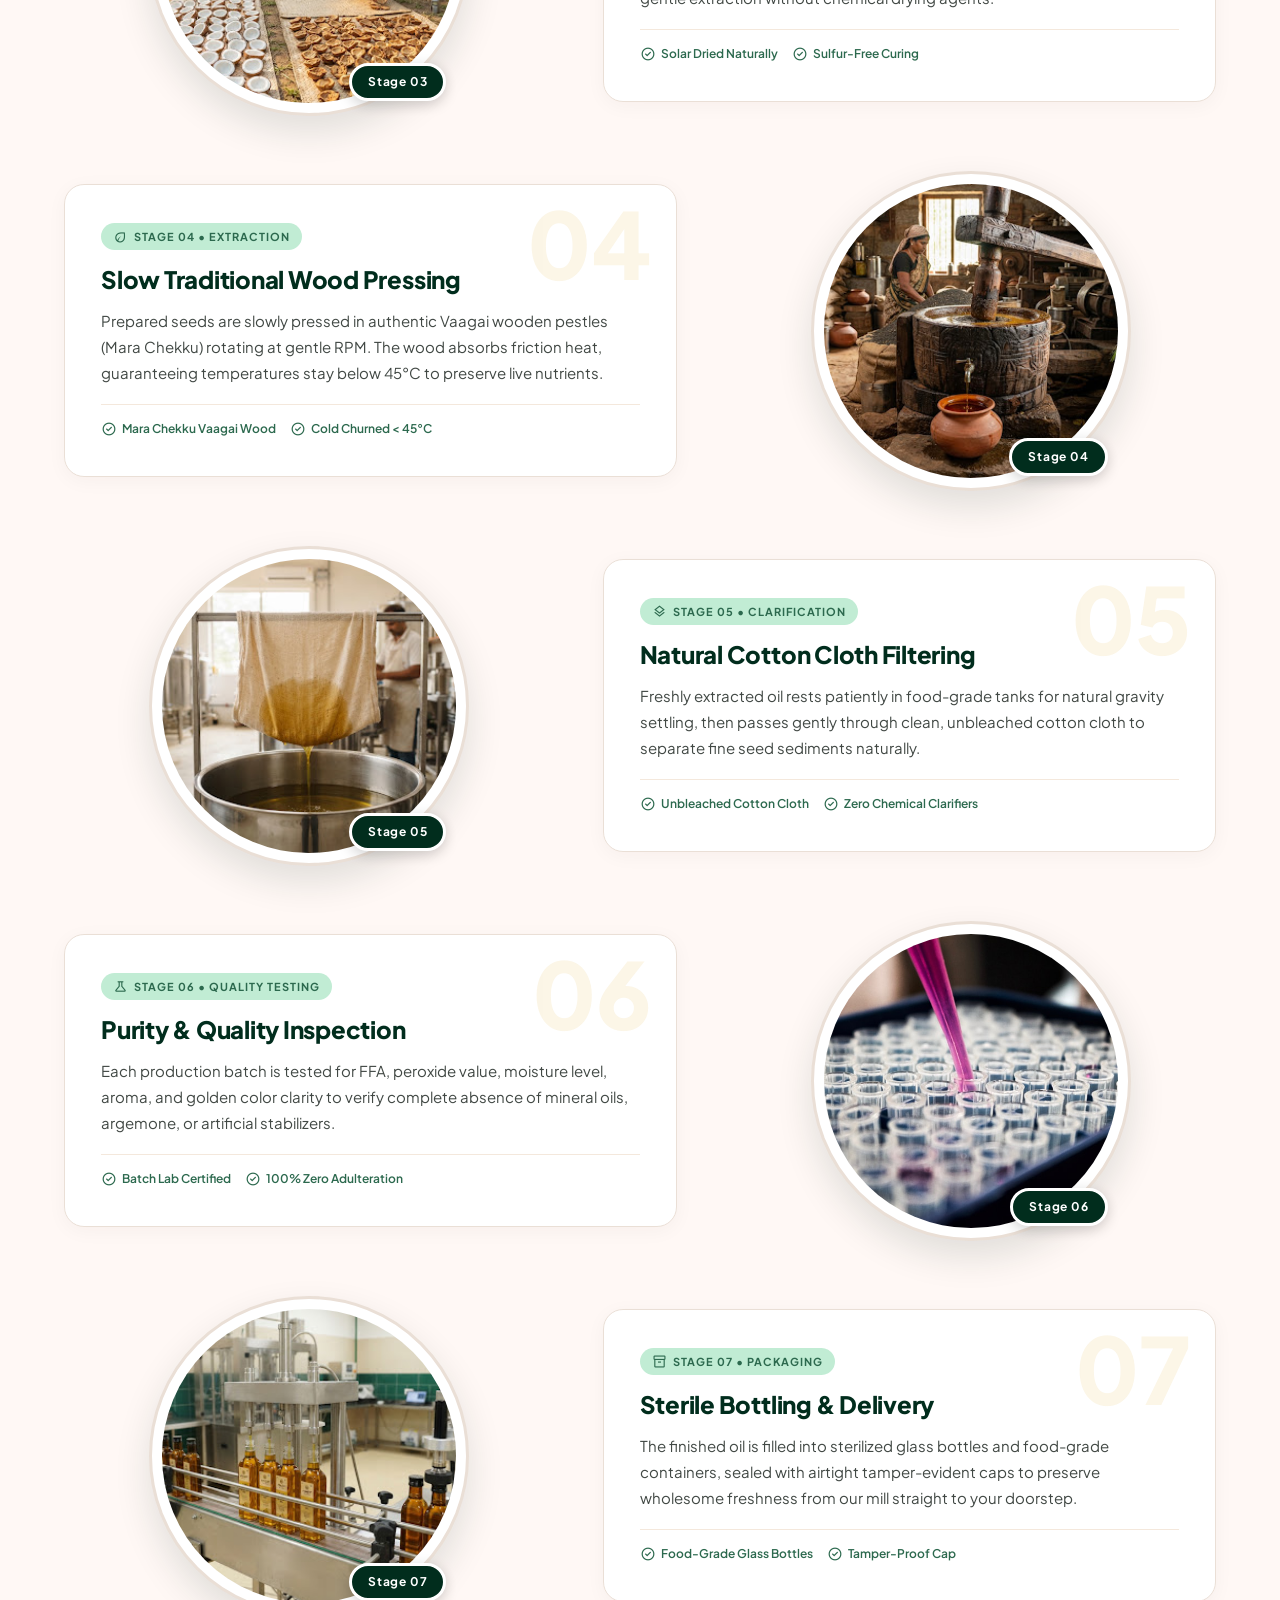
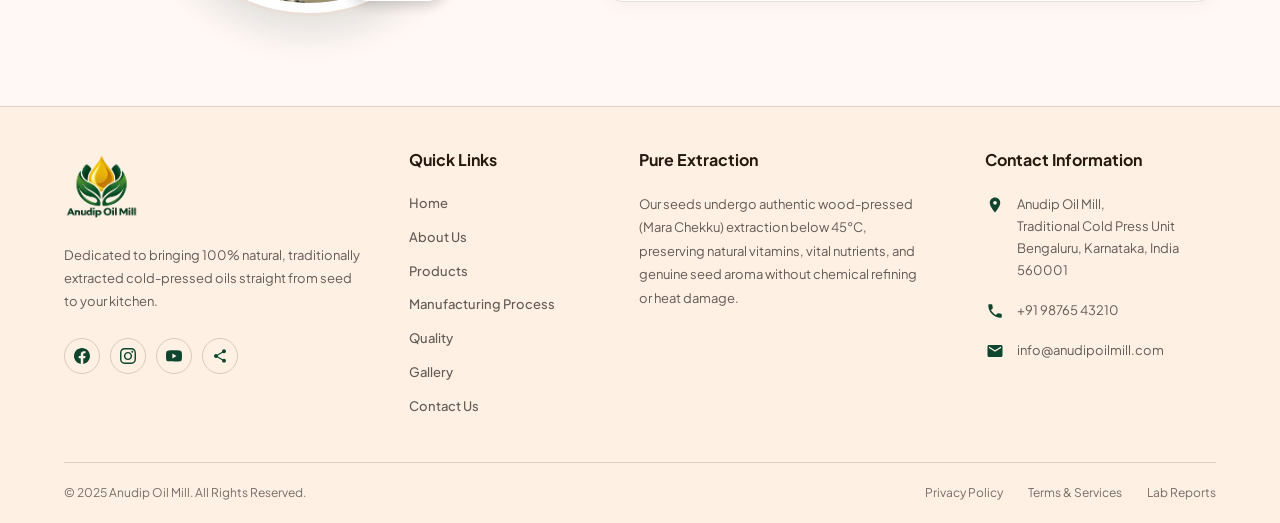
<file: html/process.html>
<!DOCTYPE html>
<html lang="en">

<head>
    <meta charset="UTF-8">
    <meta name="viewport" content="width=device-width, initial-scale=1.0">

    <title>Manufacturing Process | Anudip Oil Mill</title>
    <meta name="description" content="Explore our traditional 7-stage cold-pressed extraction process using authentic Vaagai wooden Mara Chekku pestles below 45°C.">

    <!-- Component & Common CSS -->
    <link rel="stylesheet" href="../components/header.css">
    <link rel="stylesheet" href="../components/footer.css">
    <link rel="stylesheet" href="../css/common.css">
    <link rel="stylesheet" href="../css/process.css">

    <!-- Google Fonts & Material Symbols -->
    <link rel="preconnect" href="https://fonts.googleapis.com">
    <link rel="preconnect" href="https://fonts.gstatic.com" crossorigin>
    <link href="https://fonts.googleapis.com/css2?family=Plus+Jakarta+Sans:wght@400;500;600;700;800&display=swap" rel="stylesheet">
    <link href="https://fonts.googleapis.com/css2?family=Material+Symbols+Outlined:opsz,wght,FILL,GRAD@20..48,100..700,0..1,-50..200" rel="stylesheet">
</head>

<body>

    <!-- COMMON HEADER -->
    <div id="header"></div>


    <!-- ================= INTRO SECTION ================= -->
    <section class="intro">
        <div class="intro-content">
            <h1>Our Manufacturing Process</h1>
            <p class="intro-text">
                Carefully handled from selected non-GMO seeds to finished tamper-proof bottles through a traditional and strictly monitored low-temperature extraction process.
            </p>

            <!-- FEATURE BOXES -->
            <div class="features">
                <div class="feature">
                    <h3 class="feature-title">Pure &amp; Natural</h3>
                    <p class="feature-text">100% single ingredient, unrefined</p>
                </div>

                <div class="feature">
                    <h3 class="feature-title">Slow Churned</h3>
                    <p class="feature-text">Traditional Vaagai wood &lt; 45°C</p>
                </div>

                <div class="feature">
                    <h3 class="feature-title">Quality Focused</h3>
                    <p class="feature-text">Zero chemicals, unbleached cloth</p>
                </div>
            </div>
        </div>
    </section>


    <!-- ================= PROCESS SECTION (ZIG-ZAG) ================= -->
    <section class="process-section">
        <div class="process-heading">
            <span class="process-label">TRACEABLE QUALITY CHAIN</span>
            <h2>7 Sequential Stages of Extraction</h2>
            <p class="process-subhead">
                Discover how carefully selected seeds become golden, unadulterated edible oils through our time-honored artisanal method.
            </p>
        </div>

        <div class="process-steps-container">

            <!-- STEP 01 -->
            <div class="process-step">
                <div class="step-image-wrap">
                    <div class="image-inner">
                        <img src="../public/process/step1_seed_selection.jpg" alt="Seed Selection & Sourcing">
                        <span class="step-badge">Stage 01</span>
                    </div>
                </div>
                <div class="step-content">
                    <span class="step-watermark">01</span>
                    <div class="step-tag">
                        <span class="material-symbols-outlined">grain</span>
                        <span>Stage 01 • Sourcing</span>
                    </div>
                    <h3>Seed Selection &amp; Sourcing</h3>
                    <p>
                        We carefully select hand-graded, non-GMO oil seeds directly from trusted regional farmers, screening for optimal moisture content, rich natural oil yield, and pristine maturity before extraction.
                    </p>
                    <div class="step-meta">
                        <span class="meta-item"><span class="material-symbols-outlined">check_circle</span> 100% Non-GMO Seeds</span>
                        <span class="meta-item"><span class="material-symbols-outlined">check_circle</span> Manual Seed Sorting</span>
                    </div>
                </div>
            </div>

            <!-- STEP 02 -->
            <div class="process-step">
                <div class="step-image-wrap">
                    <div class="image-inner">
                        <img src="../public/process/step2_cleaning_destoning.jpg" alt="Cleaning & Destoning">
                        <span class="step-badge">Stage 02</span>
                    </div>
                </div>
                <div class="step-content">
                    <span class="step-watermark">02</span>
                    <div class="step-tag">
                        <span class="material-symbols-outlined">filter_alt</span>
                        <span>Stage 02 • Purification</span>
                    </div>
                    <h3>Hygienic Cleaning &amp; Grading</h3>
                    <p>
                        The selected seeds pass through thorough mechanical air-cleaning, vibrating sieves, and de-stoners to eliminate chaff, micro-dust, and impurities, ensuring only pristine, clean seeds enter the press.
                    </p>
                    <div class="step-meta">
                        <span class="meta-item"><span class="material-symbols-outlined">check_circle</span> Dust &amp; Chaff Removed</span>
                        <span class="meta-item"><span class="material-symbols-outlined">check_circle</span> Stainless Sieving Line</span>
                    </div>
                </div>
            </div>

            <!-- STEP 03 -->
            <div class="process-step">
                <div class="step-image-wrap">
                    <div class="image-inner">
                        <img src="../public/process/step3_sun_drying.jpg" alt="Sun Preparation">
                        <span class="step-badge">Stage 03</span>
                    </div>
                </div>
                <div class="step-content">
                    <span class="step-watermark">03</span>
                    <div class="step-tag">
                        <span class="material-symbols-outlined">wb_sunny</span>
                        <span>Stage 03 • Natural Curing</span>
                    </div>
                    <h3>Natural Sun Preparation</h3>
                    <p>
                        Seeds and coastal copra halves are naturally sun-cured on hygienic raised platforms under open sunshine to maintain ideal moisture balance for gentle extraction without chemical drying agents.
                    </p>
                    <div class="step-meta">
                        <span class="meta-item"><span class="material-symbols-outlined">check_circle</span> Solar Dried Naturally</span>
                        <span class="meta-item"><span class="material-symbols-outlined">check_circle</span> Sulfur-Free Curing</span>
                    </div>
                </div>
            </div>

            <!-- STEP 04 -->
            <div class="process-step">
                <div class="step-image-wrap">
                    <div class="image-inner">
                        <img src="../public/process/step4_wood_pressing.jpg" alt="Slow Wood Pressing">
                        <span class="step-badge">Stage 04</span>
                    </div>
                </div>
                <div class="step-content">
                    <span class="step-watermark">04</span>
                    <div class="step-tag">
                        <span class="material-symbols-outlined">eco</span>
                        <span>Stage 04 • Extraction</span>
                    </div>
                    <h3>Slow Traditional Wood Pressing</h3>
                    <p>
                        Prepared seeds are slowly pressed in authentic Vaagai wooden pestles (Mara Chekku) rotating at gentle RPM. The wood absorbs friction heat, guaranteeing temperatures stay below 45°C to preserve live nutrients.
                    </p>
                    <div class="step-meta">
                        <span class="meta-item"><span class="material-symbols-outlined">check_circle</span> Mara Chekku Vaagai Wood</span>
                        <span class="meta-item"><span class="material-symbols-outlined">check_circle</span> Cold Churned &lt; 45°C</span>
                    </div>
                </div>
            </div>

            <!-- STEP 05 -->
            <div class="process-step">
                <div class="step-image-wrap">
                    <div class="image-inner">
                        <img src="../public/process/step5_cloth_filtering.jpg" alt="Natural Cloth Filtering">
                        <span class="step-badge">Stage 05</span>
                    </div>
                </div>
                <div class="step-content">
                    <span class="step-watermark">05</span>
                    <div class="step-tag">
                        <span class="material-symbols-outlined">layers</span>
                        <span>Stage 05 • Clarification</span>
                    </div>
                    <h3>Natural Cotton Cloth Filtering</h3>
                    <p>
                        Freshly extracted oil rests patiently in food-grade tanks for natural gravity settling, then passes gently through clean, unbleached cotton cloth to separate fine seed sediments naturally.
                    </p>
                    <div class="step-meta">
                        <span class="meta-item"><span class="material-symbols-outlined">check_circle</span> Unbleached Cotton Cloth</span>
                        <span class="meta-item"><span class="material-symbols-outlined">check_circle</span> Zero Chemical Clarifiers</span>
                    </div>
                </div>
            </div>

            <!-- STEP 06 -->
            <div class="process-step">
                <div class="step-image-wrap">
                    <div class="image-inner">
                        <img src="../public/process/step6_quality_check.jpg" alt="Purity & Taste Check">
                        <span class="step-badge">Stage 06</span>
                    </div>
                </div>
                <div class="step-content">
                    <span class="step-watermark">06</span>
                    <div class="step-tag">
                        <span class="material-symbols-outlined">science</span>
                        <span>Stage 06 • Quality Testing</span>
                    </div>
                    <h3>Purity &amp; Quality Inspection</h3>
                    <p>
                        Each production batch is tested for FFA, peroxide value, moisture level, aroma, and golden color clarity to verify complete absence of mineral oils, argemone, or artificial stabilizers.
                    </p>
                    <div class="step-meta">
                        <span class="meta-item"><span class="material-symbols-outlined">check_circle</span> Batch Lab Certified</span>
                        <span class="meta-item"><span class="material-symbols-outlined">check_circle</span> 100% Zero Adulteration</span>
                    </div>
                </div>
            </div>

            <!-- STEP 07 -->
            <div class="process-step">
                <div class="step-image-wrap">
                    <div class="image-inner">
                        <img src="../public/process/step7_clean_packaging.jpg" alt="Clean Glass Packaging">
                        <span class="step-badge">Stage 07</span>
                    </div>
                </div>
                <div class="step-content">
                    <span class="step-watermark">07</span>
                    <div class="step-tag">
                        <span class="material-symbols-outlined">inventory_2</span>
                        <span>Stage 07 • Packaging</span>
                    </div>
                    <h3>Sterile Bottling &amp; Delivery</h3>
                    <p>
                        The finished oil is filled into sterilized glass bottles and food-grade containers, sealed with airtight tamper-evident caps to preserve wholesome freshness from our mill straight to your doorstep.
                    </p>
                    <div class="step-meta">
                        <span class="meta-item"><span class="material-symbols-outlined">check_circle</span> Food-Grade Glass Bottles</span>
                        <span class="meta-item"><span class="material-symbols-outlined">check_circle</span> Tamper-Proof Cap</span>
                    </div>
                </div>
            </div>

        </div>
    </section>

    <!-- COMMON FOOTER -->
    <div id="footer"></div>
    <script src="../components/components.js"></script>

</body>

</html>
</file>
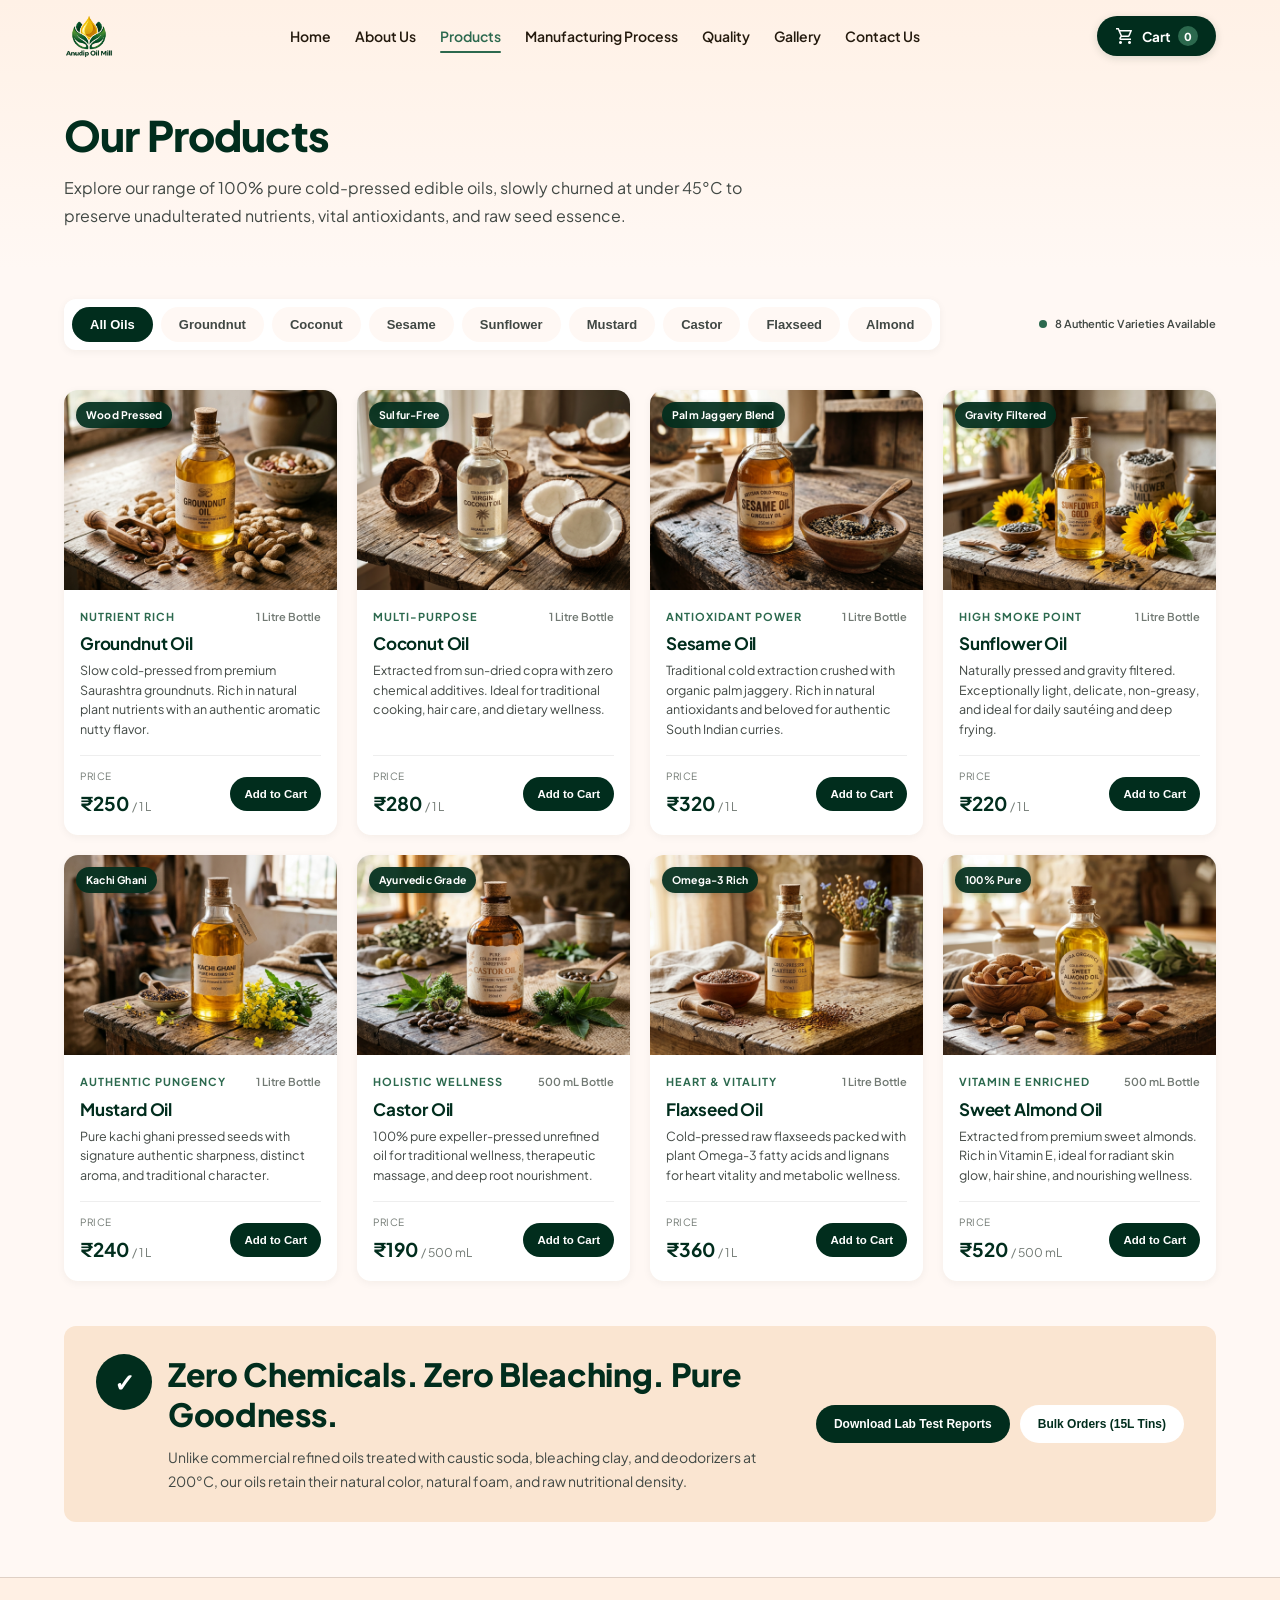
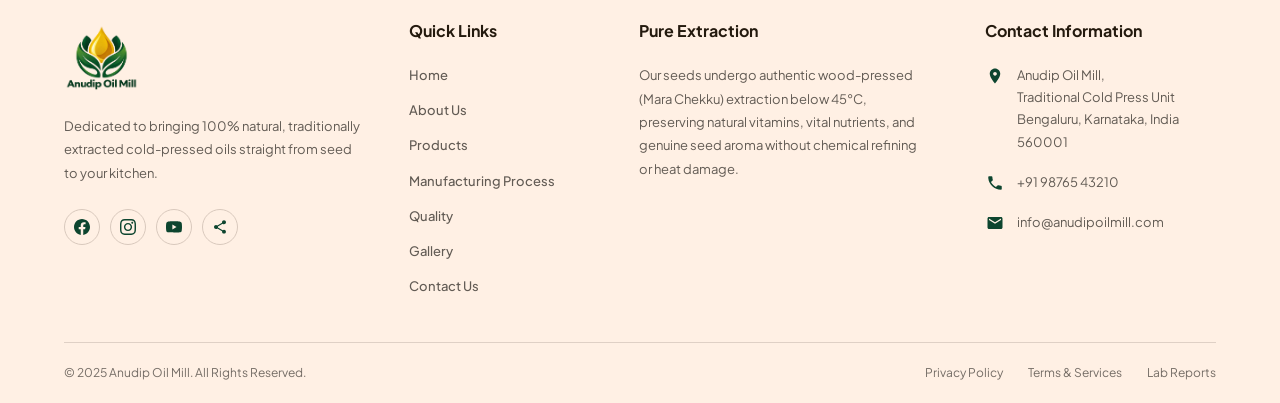
<file: html/products.html>
<!DOCTYPE html>
<html lang="en">
<head>
    <meta charset="UTF-8">
    <meta name="viewport" content="width=device-width, initial-scale=1.0">
    <title>Our Products | Anudip Oil Mill</title>
    <!-- Fonts & Icons -->
    <link rel="preconnect" href="https://fonts.googleapis.com">
    <link rel="preconnect" href="https://fonts.gstatic.com" crossorigin>
    <link href="https://fonts.googleapis.com/css2?family=Plus+Jakarta+Sans:wght@400;500;600;700;800&display=swap" rel="stylesheet">
    <link href="https://fonts.googleapis.com/css2?family=Material+Symbols+Outlined" rel="stylesheet">

    <!-- Component & Common CSS -->
    <link rel="stylesheet" href="../components/header.css">
    <link rel="stylesheet" href="../components/footer.css">
    <link rel="stylesheet" href="../css/common.css">
    <link rel="stylesheet" href="../css/product.css">
</head>
<body>
     <!-- COMMON HEADER -->
        <div id="header"></div>
        
    <main class="product-page">
        
    <section class="product-intro">

        <div class="product-intro-container">
            <div class="product-intro-text">
                <h1>Our Products</h1>

                <p>
                    Explore our range of 100% pure cold-pressed edible oils,
                    slowly churned at under 45°C to preserve unadulterated
                    nutrients, vital antioxidants, and raw seed essence.
                </p>
            </div>
        </div>

    </section>


    <!-- Category Filter -->
    <section class="product-filter-section">

        <div class="product-filter">

            <button class="filter-btn active" data-category="all">
                All Oils
            </button>

            <button class="filter-btn" data-category="groundnut">
                Groundnut
            </button>

            <button class="filter-btn" data-category="coconut">
                Coconut
            </button>

            <button class="filter-btn" data-category="sesame">
                Sesame
            </button>

            <button class="filter-btn" data-category="sunflower">
                Sunflower
            </button>

            <button class="filter-btn" data-category="mustard">
                Mustard
            </button>

            <button class="filter-btn" data-category="castor">
                Castor
            </button>

            <button class="filter-btn" data-category="flaxseed">
                Flaxseed
            </button>

            <button class="filter-btn" data-category="almond">
                Almond
            </button>

        </div>

        <p class="product-variety">
            <span></span>
            8 Authentic Varieties Available
        </p>

    </section>




    <!-- Product Grid -->
    <section class="product-grid">


        <!-- Groundnut Oil -->
        <article class="product-card" data-category="groundnut">

            <div class="product-image">

                <img
                    src="../public/products/groundnut_oil.jpg"
                    alt="Wood Pressed Groundnut Oil">

                <span class="product-badge">
                    Wood Pressed
                </span>

            </div>


            <div class="product-card-content">

                <div class="product-meta">
                    <span>Nutrient Rich</span>
                    <span>1 Litre Bottle</span>
                </div>

                <h2>Groundnut Oil</h2>

                <p>
                    Slow cold-pressed from premium Saurashtra groundnuts.
                    Rich in natural plant nutrients with an authentic
                    aromatic nutty flavor.
                </p>


                <div class="product-action">

                    <div class="product-price">

                        <small>Price</small>

                        <strong>
                            ₹250
                            <span>/ 1 L</span>
                        </strong>

                    </div>

                    <button
                        class="add-cart-btn"
                        data-name="Groundnut Oil"
                        data-price="250">

                        Add to Cart

                    </button>

                </div>

            </div>

        </article>


        <!-- Coconut Oil -->
        <article class="product-card" data-category="coconut">

            <div class="product-image">

                <img
                    src="../public/products/coconut_oil.jpg"
                    alt="Virgin Coconut Oil">

                <span class="product-badge">
                    Sulfur-Free
                </span>

            </div>


            <div class="product-card-content">

                <div class="product-meta">
                    <span>Multi-Purpose</span>
                    <span>1 Litre Bottle</span>
                </div>

                <h2>Coconut Oil</h2>

                <p>
                    Extracted from sun-dried copra with zero chemical
                    additives. Ideal for traditional cooking, hair care,
                    and dietary wellness.
                </p>


                <div class="product-action">

                    <div class="product-price">

                        <small>Price</small>

                        <strong>
                            ₹280
                            <span>/ 1 L</span>
                        </strong>

                    </div>

                    <button
                        class="add-cart-btn"
                        data-name="Coconut Oil"
                        data-price="280">

                        Add to Cart

                    </button>

                </div>

            </div>

        </article>


        <!-- Sesame Oil -->
        <article class="product-card" data-category="sesame">

            <div class="product-image">

                <img
                    src="../public/products/sesame_oil.jpg"
                    alt="Sesame Gingelly Oil">

                <span class="product-badge">
                    Palm Jaggery Blend
                </span>

            </div>


            <div class="product-card-content">

                <div class="product-meta">
                    <span>Antioxidant Power</span>
                    <span>1 Litre Bottle</span>
                </div>

                <h2>Sesame Oil</h2>

                <p>
                    Traditional cold extraction crushed with organic
                    palm jaggery. Rich in natural antioxidants and
                    beloved for authentic South Indian curries.
                </p>


                <div class="product-action">

                    <div class="product-price">

                        <small>Price</small>

                        <strong>
                            ₹320
                            <span>/ 1 L</span>
                        </strong>

                    </div>

                    <button
                        class="add-cart-btn"
                        data-name="Sesame Oil"
                        data-price="320">

                        Add to Cart

                    </button>

                </div>

            </div>

        </article>


        <!-- Sunflower Oil -->
        <article class="product-card" data-category="sunflower">

            <div class="product-image">

                <img
                    src="../public/products/sunflower_oil.jpg"
                    alt="Sunflower Gold Oil">

                <span class="product-badge">
                    Gravity Filtered
                </span>

            </div>


            <div class="product-card-content">

                <div class="product-meta">
                    <span>High Smoke Point</span>
                    <span>1 Litre Bottle</span>
                </div>

                <h2>Sunflower Oil</h2>

                <p>
                    Naturally pressed and gravity filtered. Exceptionally
                    light, delicate, non-greasy, and ideal for daily
                    sautéing and deep frying.
                </p>


                <div class="product-action">

                    <div class="product-price">

                        <small>Price</small>

                        <strong>
                            ₹220
                            <span>/ 1 L</span>
                        </strong>

                    </div>

                    <button
                        class="add-cart-btn"
                        data-name="Sunflower Oil"
                        data-price="220">

                        Add to Cart

                    </button>

                </div>

            </div>

        </article>


        <!-- Mustard Oil -->
        <article class="product-card" data-category="mustard">

            <div class="product-image">

                <img
                    src="../public/products/mustard_oil.jpg"
                    alt="Kachi Ghani Mustard Oil">

                <span class="product-badge">
                    Kachi Ghani
                </span>

            </div>


            <div class="product-card-content">

                <div class="product-meta">
                    <span>Authentic Pungency</span>
                    <span>1 Litre Bottle</span>
                </div>

                <h2>Mustard Oil</h2>

                <p>
                    Pure kachi ghani pressed seeds with signature
                    authentic sharpness, distinct aroma, and traditional
                    character.
                </p>


                <div class="product-action">

                    <div class="product-price">

                        <small>Price</small>

                        <strong>
                            ₹240
                            <span>/ 1 L</span>
                        </strong>

                    </div>

                    <button
                        class="add-cart-btn"
                        data-name="Mustard Oil"
                        data-price="240">

                        Add to Cart

                    </button>

                </div>

            </div>

        </article>


        <!-- Castor Oil -->
        <article class="product-card" data-category="castor">

            <div class="product-image">

                <img
                    src="../public/products/castor_oil.jpg"
                    alt="Pure Cold Pressed Castor Oil">

                <span class="product-badge">
                    Ayurvedic Grade
                </span>

            </div>


            <div class="product-card-content">

                <div class="product-meta">
                    <span>Holistic Wellness</span>
                    <span>500 mL Bottle</span>
                </div>

                <h2>Castor Oil</h2>

                <p>
                    100% pure expeller-pressed unrefined oil for
                    traditional wellness, therapeutic massage, and
                    deep root nourishment.
                </p>


                <div class="product-action">

                    <div class="product-price">

                        <small>Price</small>

                        <strong>
                            ₹190
                            <span>/ 500 mL</span>
                        </strong>

                    </div>

                    <button
                        class="add-cart-btn"
                        data-name="Castor Oil"
                        data-price="190">

                        Add to Cart

                    </button>

                </div>

            </div>

        </article>


        <!-- Flaxseed Oil (NEW PRODUCT 1) -->
        <article class="product-card" data-category="flaxseed">

            <div class="product-image">

                <img
                    src="../public/products/flaxseed_oil.jpg"
                    alt="Organic Cold-Pressed Flaxseed Oil">

                <span class="product-badge">
                    Omega-3 Rich
                </span>

            </div>


            <div class="product-card-content">

                <div class="product-meta">
                    <span>Heart & Vitality</span>
                    <span>1 Litre Bottle</span>
                </div>

                <h2>Flaxseed Oil</h2>

                <p>
                    Cold-pressed raw flaxseeds packed with plant Omega-3
                    fatty acids and lignans for heart vitality and
                    metabolic wellness.
                </p>


                <div class="product-action">

                    <div class="product-price">

                        <small>Price</small>

                        <strong>
                            ₹360
                            <span>/ 1 L</span>
                        </strong>

                    </div>

                    <button
                        class="add-cart-btn"
                        data-name="Flaxseed Oil"
                        data-price="360">

                        Add to Cart

                    </button>

                </div>

            </div>

        </article>


        <!-- Sweet Almond Oil (NEW PRODUCT 2) -->
        <article class="product-card" data-category="almond">

            <div class="product-image">

                <img
                    src="../public/products/almond_oil.jpg"
                    alt="Pure Sweet Almond Oil">

                <span class="product-badge">
                    100% Pure
                </span>

            </div>


            <div class="product-card-content">

                <div class="product-meta">
                    <span>Vitamin E Enriched</span>
                    <span>500 mL Bottle</span>
                </div>

                <h2>Sweet Almond Oil</h2>

                <p>
                    Extracted from premium sweet almonds. Rich in Vitamin E,
                    ideal for radiant skin glow, hair shine, and nourishing
                    wellness.
                </p>


                <div class="product-action">

                    <div class="product-price">

                        <small>Price</small>

                        <strong>
                            ₹520
                            <span>/ 500 mL</span>
                        </strong>

                    </div>

                    <button
                        class="add-cart-btn"
                        data-name="Sweet Almond Oil"
                        data-price="520">

                        Add to Cart

                    </button>

                </div>

            </div>

        </article>

    </section>


    <!-- Purity Section -->
    <section class="product-purity">

        <div class="purity-content">

            <div class="purity-icon">
                ✓
            </div>

            <div>

                <h2>
                    Zero Chemicals. Zero Bleaching. Pure Goodness.
                </h2>

                <p>
                    Unlike commercial refined oils treated with caustic
                    soda, bleaching clay, and deodorizers at 200°C, our
                    oils retain their natural color, natural foam, and
                    raw nutritional density.
                </p>

            </div>

        </div>


        <div class="purity-actions">

            <button>
                Download Lab Test Reports
            </button>

            <button>
                Bulk Orders (15L Tins)
            </button>

        </div>

    </section>

</main>
    <div id="footer"></div>
    <script src="../components/components.js"></script>
    <script src="../js/cart.js"></script>
    <script src="../js/product.js"></script>
</body>
</html>
</file>
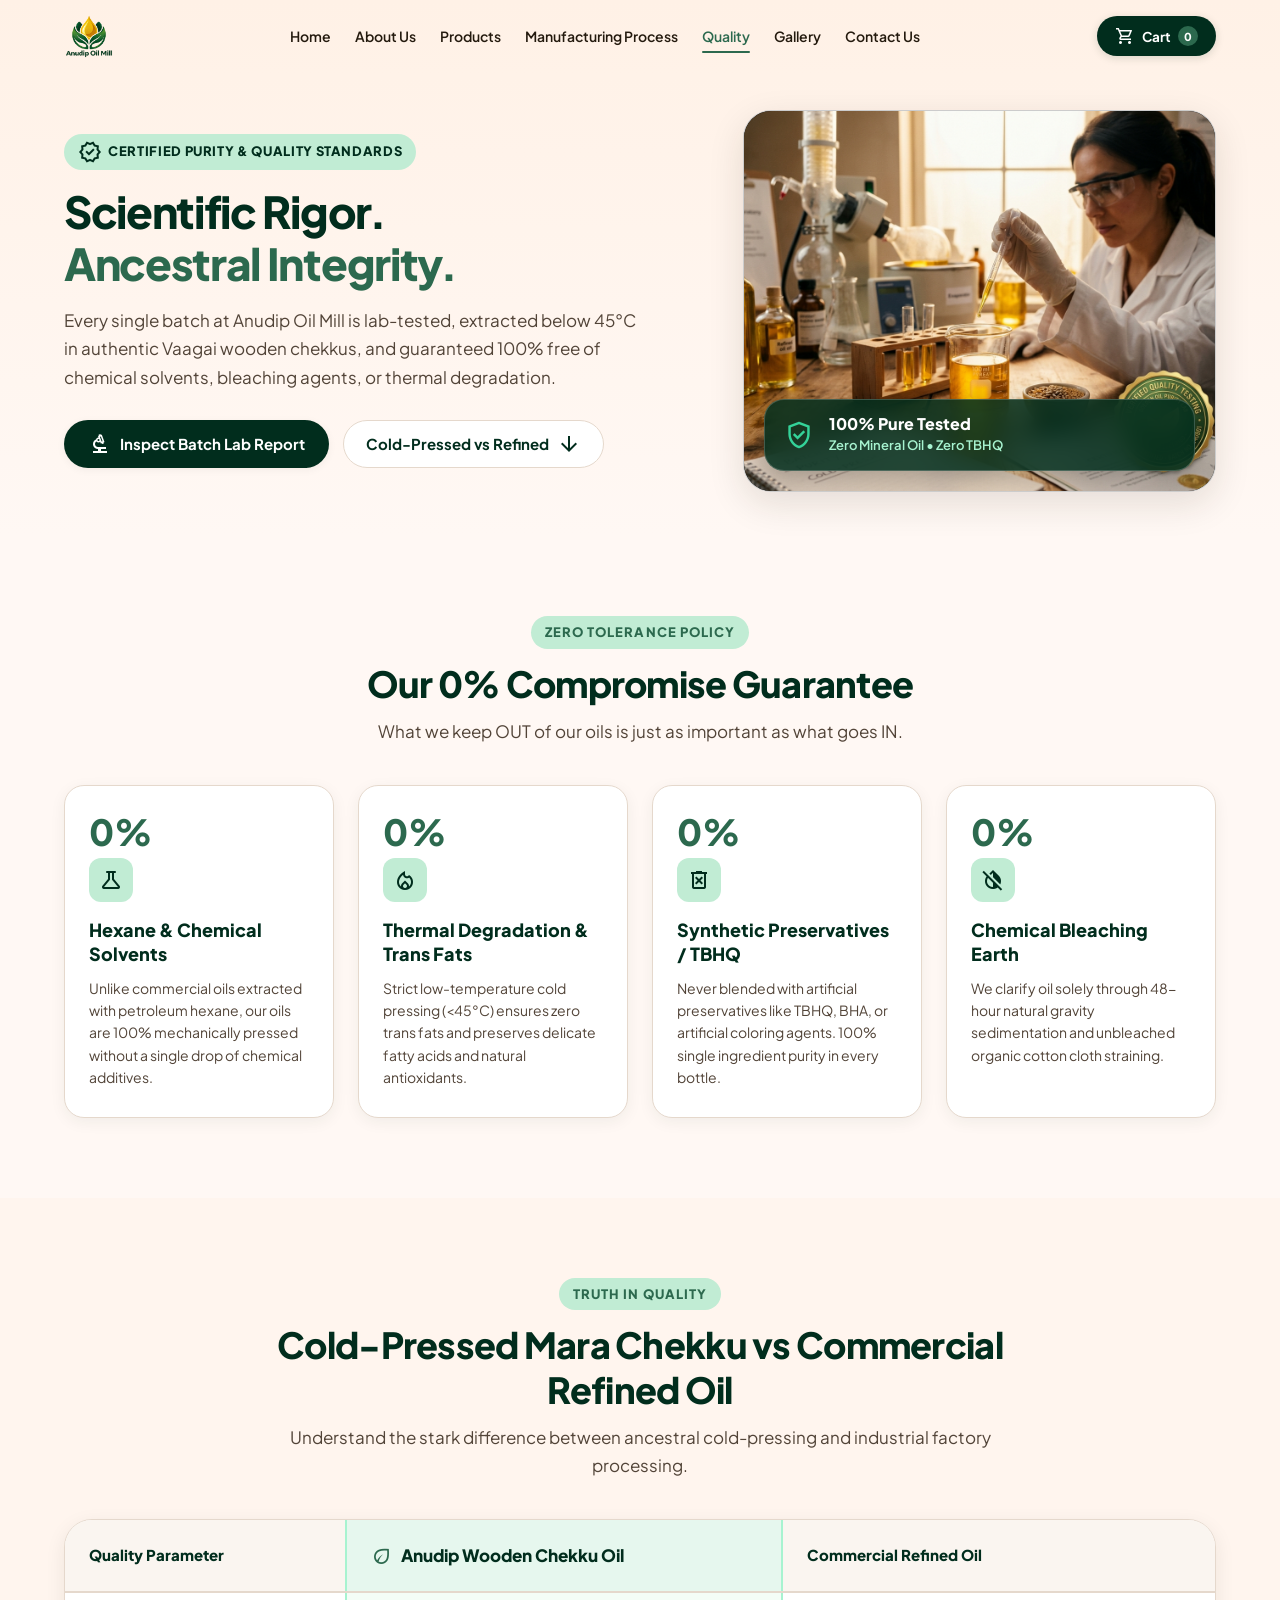
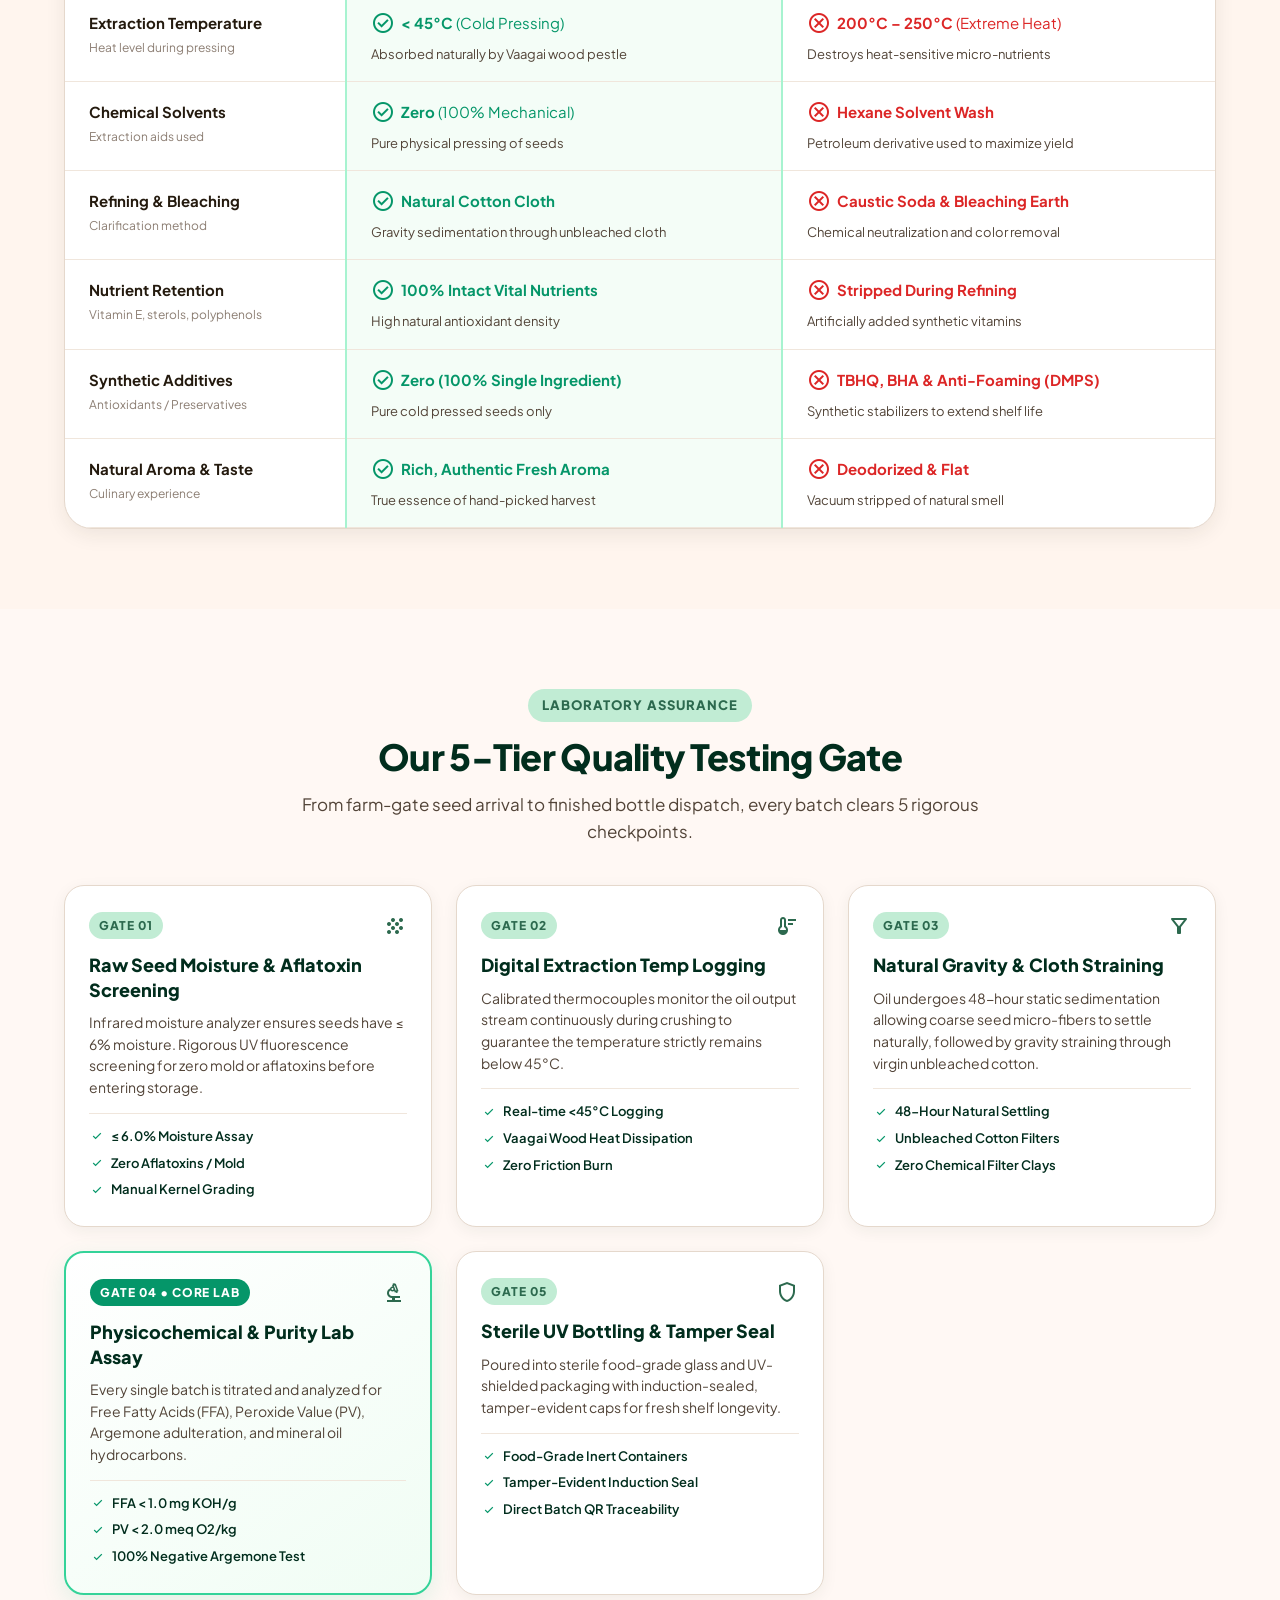
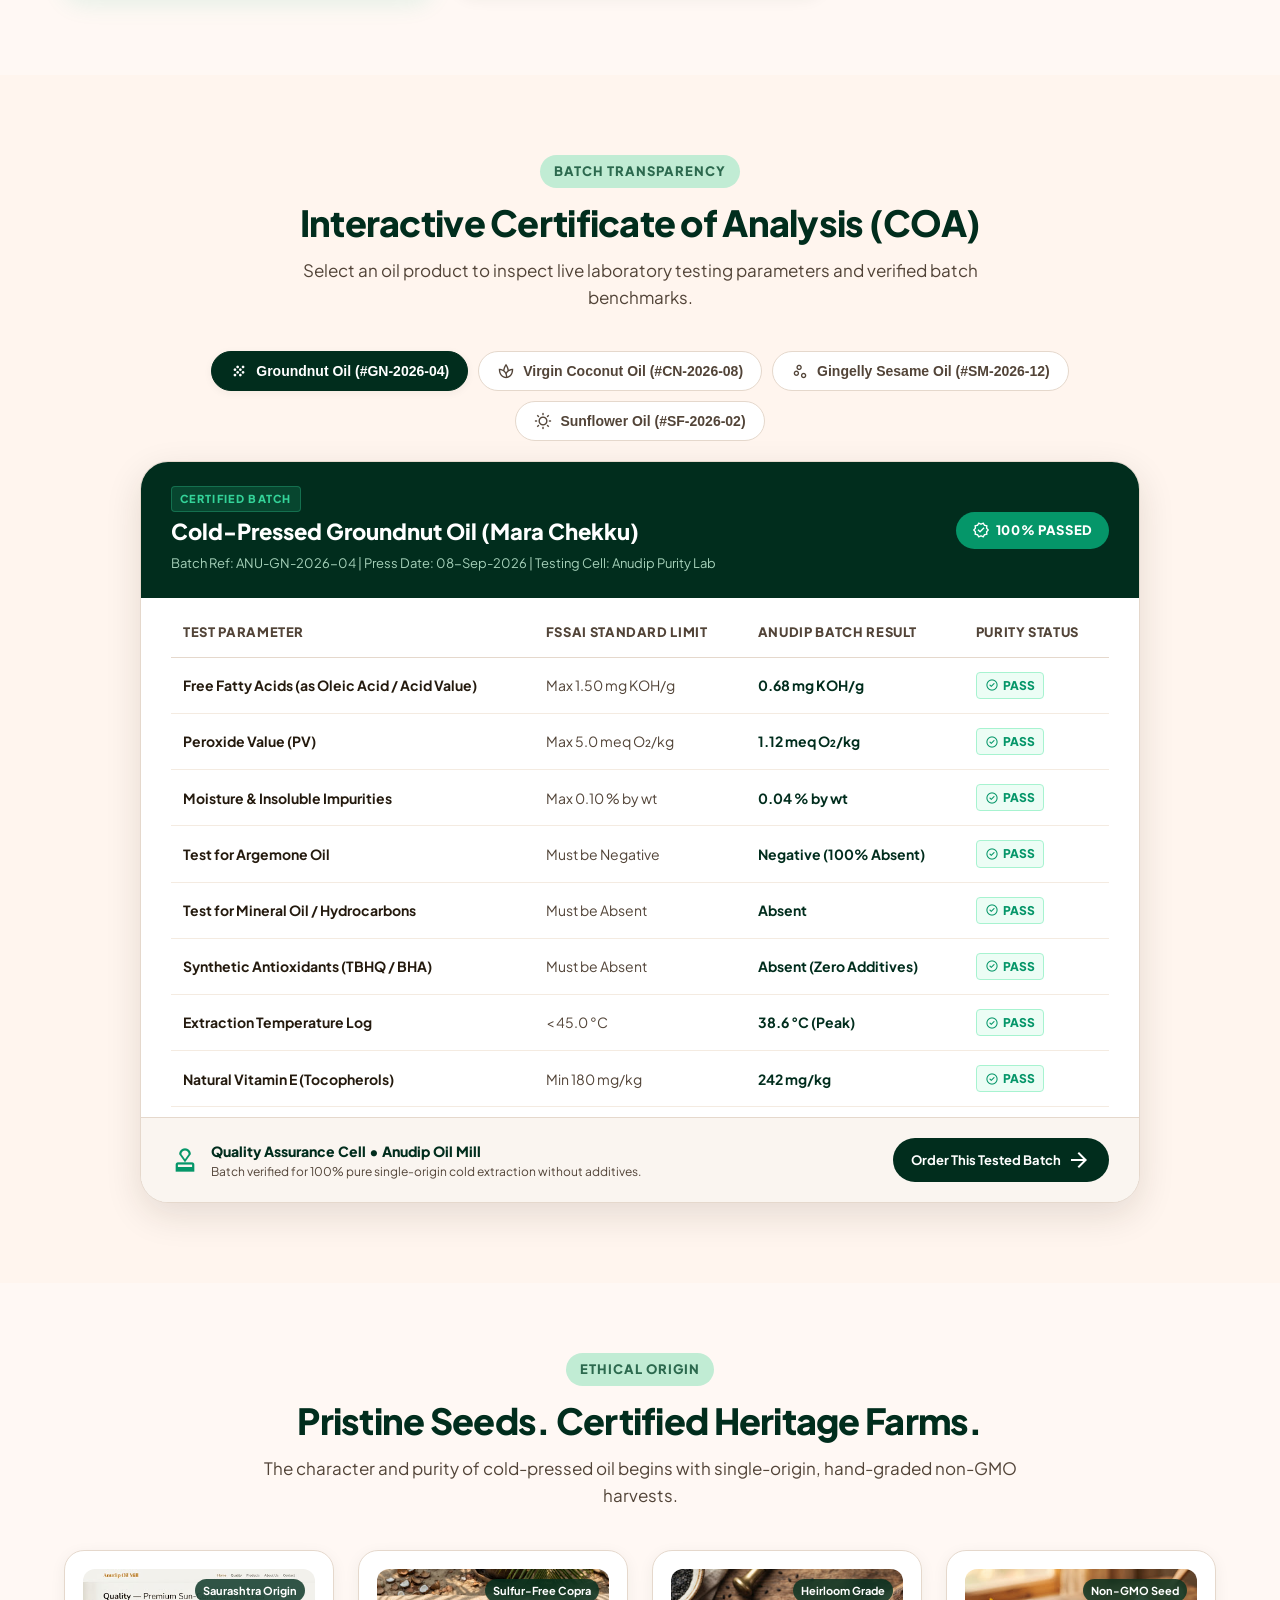
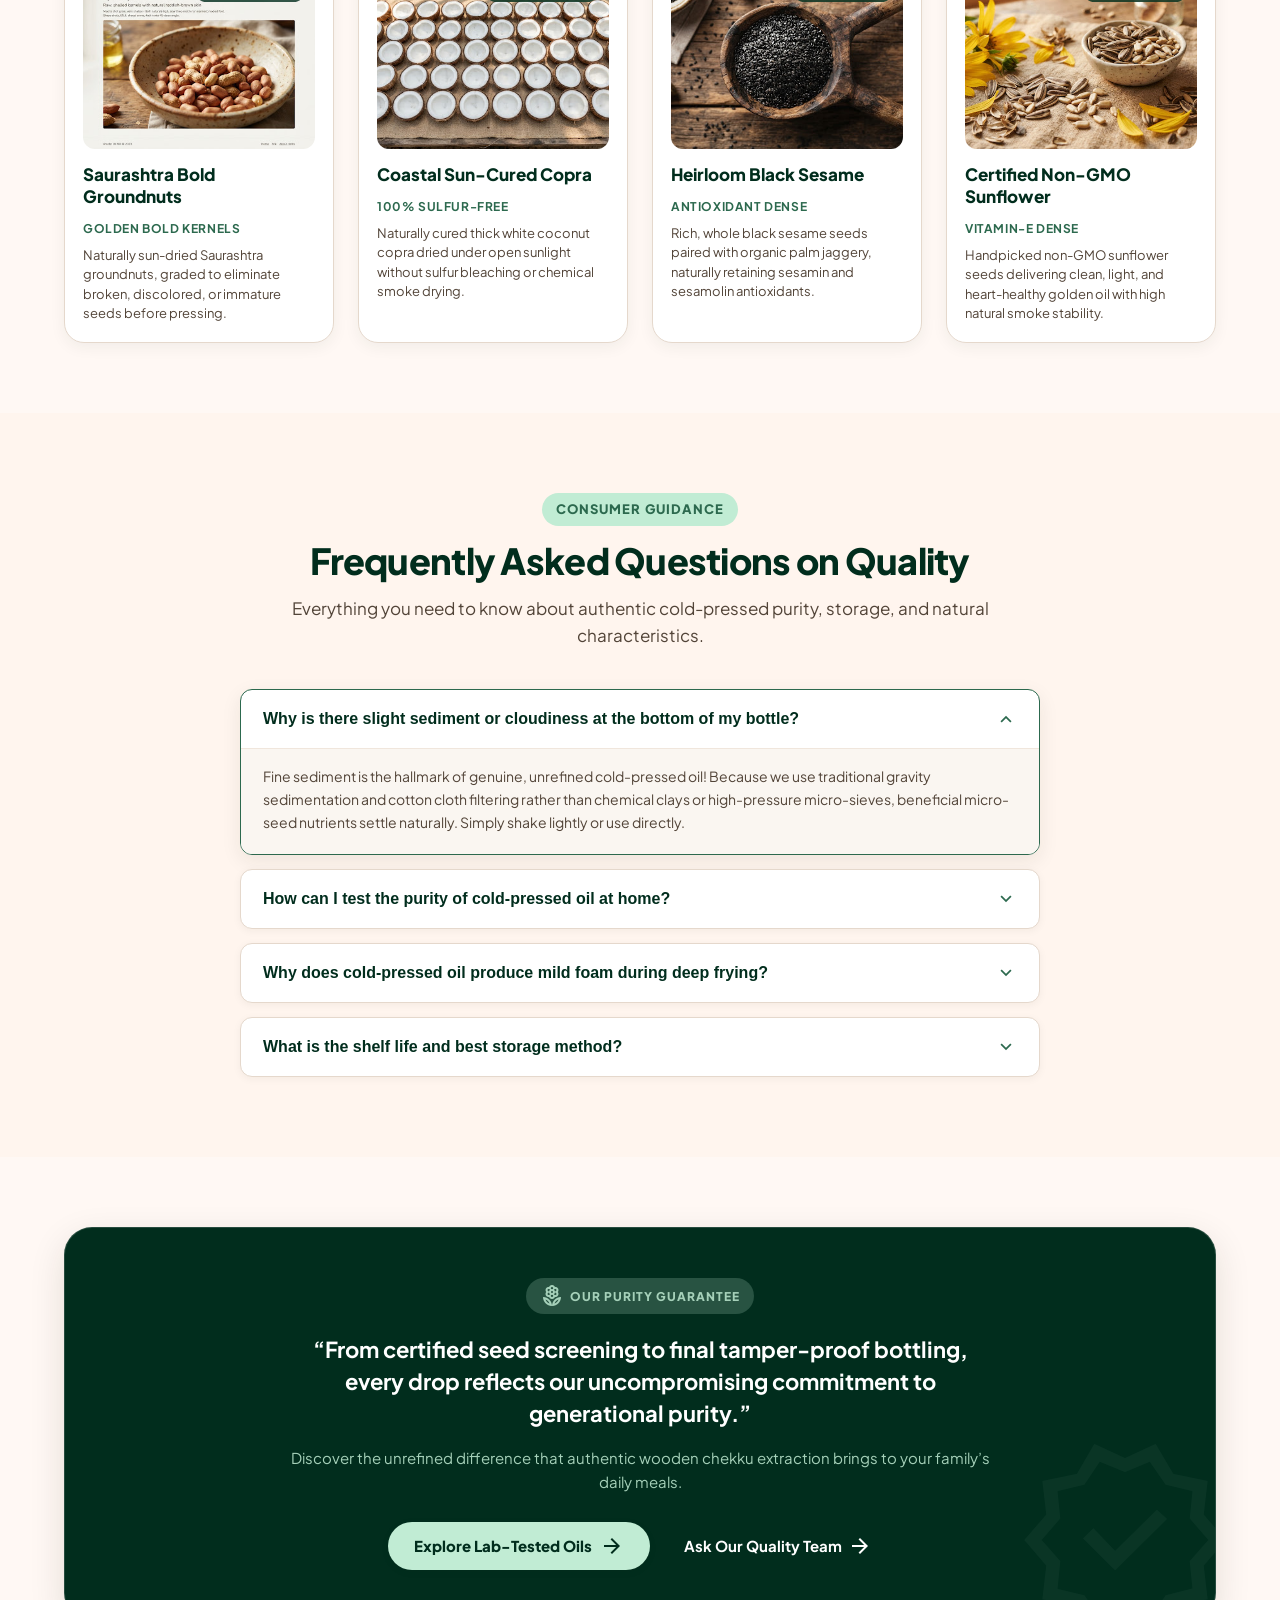
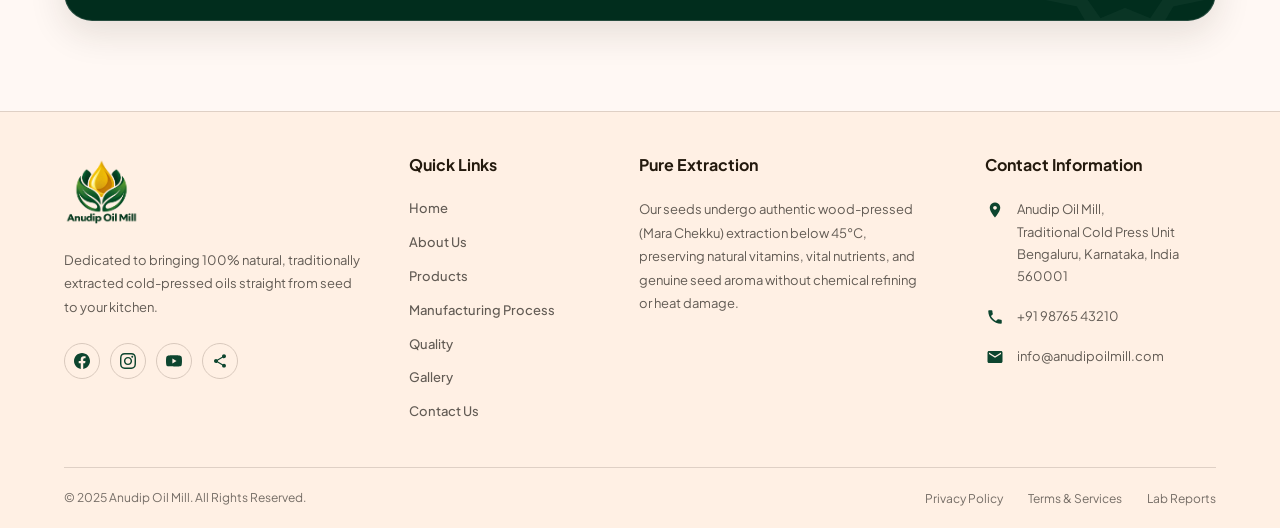
<file: html/quality.html>
<!DOCTYPE html>
<html lang="en">

<head>
    <meta charset="UTF-8">
    <meta name="viewport" content="width=device-width, initial-scale=1.0">
    <title>Quality Standards & Lab Certifications | Anudip Oil Mill</title>
    <meta name="description" content="Discover Anudip Oil Mill's uncompromising quality benchmarks, 5-tier laboratory testing checkpoints, Certificate of Analysis (COA), and cold-pressed purity standards.">

    <!-- Google Fonts & Material Symbols -->
    <link rel="preconnect" href="https://fonts.googleapis.com">
    <link rel="preconnect" href="https://fonts.gstatic.com" crossorigin>
    <link href="https://fonts.googleapis.com/css2?family=Plus+Jakarta+Sans:wght@400;500;600;700;800&display=swap" rel="stylesheet">
    <link href="https://fonts.googleapis.com/css2?family=Material+Symbols+Outlined:opsz,wght,FILL,GRAD@20..48,100..700,0..1,-50..200" rel="stylesheet">

    <!-- Component CSS -->
    <link rel="stylesheet" href="../components/header.css">
    <link rel="stylesheet" href="../components/footer.css">

    <!-- Common & Quality CSS -->
    <link rel="stylesheet" href="../css/common.css">
    <link rel="stylesheet" href="../css/quality.css">
</head>

<body>

    <!-- Reusable Header -->
    <div id="header"></div>

    <main class="quality-page">

        <!-- ================= HERO BANNER ================= -->
        <section class="quality-hero">
            <div class="container">
                <div class="hero-grid">
                    <div class="hero-text">
                        <span class="badge">
                            <span class="material-symbols-outlined text-[16px]">verified</span>
                            Certified Purity &amp; Quality Standards
                        </span>
                        <h1>Scientific Rigor. <br><span class="highlight-text">Ancestral Integrity.</span></h1>
                        <p>
                            Every single batch at Anudip Oil Mill is lab-tested, extracted below 45°C in authentic Vaagai wooden chekkus, and guaranteed 100% free of chemical solvents, bleaching agents, or thermal degradation.
                        </p>
                        <div class="hero-actions">
                            <a href="#lab-report-section" class="btn-primary-quality">
                                <span class="material-symbols-outlined text-[18px]">biotech</span>
                                <span>Inspect Batch Lab Report</span>
                            </a>
                            <a href="#comparison-section" class="btn-outline-quality">
                                <span>Cold-Pressed vs Refined</span>
                                <span class="material-symbols-outlined text-[18px]">arrow_downward</span>
                            </a>
                        </div>
                    </div>

                    <div class="hero-media-wrap">
                        <div class="hero-img-card">
                            <img src="../public/quality/quality_lab_testing.jpg" alt="Certified Laboratory Purity Testing at Anudip Oil Mill" class="hero-lab-img">
                            <div class="hero-floating-badge">
                                <span class="material-symbols-outlined badge-seal-icon">verified_user</span>
                                <div>
                                    <div class="seal-title">100% Pure Tested</div>
                                    <div class="seal-sub">Zero Mineral Oil • Zero TBHQ</div>
                                </div>
                            </div>
                        </div>
                    </div>
                </div>
            </div>
        </section>


        <!-- ================= 0% COMPROMISE QUALITY PROMISE ================= -->
        <section class="guarantee-section">
            <div class="container">
                <div class="section-heading text-center">
                    <span class="section-tag">Zero Tolerance Policy</span>
                    <h2>Our 0% Compromise Guarantee</h2>
                    <p class="section-desc">What we keep OUT of our oils is just as important as what goes IN.</p>
                </div>

                <div class="guarantee-grid">
                    <div class="guarantee-card">
                        <div class="guarantee-num">0%</div>
                        <div class="guarantee-icon"><span class="material-symbols-outlined">science</span></div>
                        <h3>Hexane &amp; Chemical Solvents</h3>
                        <p>Unlike commercial oils extracted with petroleum hexane, our oils are 100% mechanically pressed without a single drop of chemical additives.</p>
                    </div>

                    <div class="guarantee-card">
                        <div class="guarantee-num">0%</div>
                        <div class="guarantee-icon"><span class="material-symbols-outlined">local_fire_department</span></div>
                        <h3>Thermal Degradation &amp; Trans Fats</h3>
                        <p>Strict low-temperature cold pressing (&lt;45°C) ensures zero trans fats and preserves delicate fatty acids and natural antioxidants.</p>
                    </div>

                    <div class="guarantee-card">
                        <div class="guarantee-num">0%</div>
                        <div class="guarantee-icon"><span class="material-symbols-outlined">delete_forever</span></div>
                        <h3>Synthetic Preservatives / TBHQ</h3>
                        <p>Never blended with artificial preservatives like TBHQ, BHA, or artificial coloring agents. 100% single ingredient purity in every bottle.</p>
                    </div>

                    <div class="guarantee-card">
                        <div class="guarantee-num">0%</div>
                        <div class="guarantee-icon"><span class="material-symbols-outlined">invert_colors_off</span></div>
                        <h3>Chemical Bleaching Earth</h3>
                        <p>We clarify oil solely through 48-hour natural gravity sedimentation and unbleached organic cotton cloth straining.</p>
                    </div>
                </div>
            </div>
        </section>


        <!-- ================= SIDE-BY-SIDE COMPARISON ================= -->
        <section id="comparison-section" class="comparison-section">
            <div class="container">
                <div class="section-heading text-center">
                    <span class="section-tag">Truth in Quality</span>
                    <h2>Cold-Pressed Mara Chekku vs Commercial Refined Oil</h2>
                    <p class="section-desc">Understand the stark difference between ancestral cold-pressing and industrial factory processing.</p>
                </div>

                <div class="table-responsive">
                    <table class="comparison-table">
                        <thead>
                            <tr>
                                <th>Quality Parameter</th>
                                <th class="col-highlight">
                                    <div class="th-brand">
                                        <span class="material-symbols-outlined">eco</span>
                                        <span>Anudip Wooden Chekku Oil</span>
                                    </div>
                                </th>
                                <th>Commercial Refined Oil</th>
                            </tr>
                        </thead>
                        <tbody>
                            <tr>
                                <td>
                                    <strong>Extraction Temperature</strong>
                                    <span class="param-hint">Heat level during pressing</span>
                                </td>
                                <td class="col-highlight">
                                    <div class="cell-status pass">
                                        <span class="material-symbols-outlined">check_circle</span>
                                        <span><strong>&lt; 45°C</strong> (Cold Pressing)</span>
                                    </div>
                                    <span class="cell-desc">Absorbed naturally by Vaagai wood pestle</span>
                                </td>
                                <td>
                                    <div class="cell-status fail">
                                        <span class="material-symbols-outlined">cancel</span>
                                        <span><strong>200°C – 250°C</strong> (Extreme Heat)</span>
                                    </div>
                                    <span class="cell-desc">Destroys heat-sensitive micro-nutrients</span>
                                </td>
                            </tr>
                            <tr>
                                <td>
                                    <strong>Chemical Solvents</strong>
                                    <span class="param-hint">Extraction aids used</span>
                                </td>
                                <td class="col-highlight">
                                    <div class="cell-status pass">
                                        <span class="material-symbols-outlined">check_circle</span>
                                        <span><strong>Zero</strong> (100% Mechanical)</span>
                                    </div>
                                    <span class="cell-desc">Pure physical pressing of seeds</span>
                                </td>
                                <td>
                                    <div class="cell-status fail">
                                        <span class="material-symbols-outlined">cancel</span>
                                        <span><strong>Hexane Solvent Wash</strong></span>
                                    </div>
                                    <span class="cell-desc">Petroleum derivative used to maximize yield</span>
                                </td>
                            </tr>
                            <tr>
                                <td>
                                    <strong>Refining &amp; Bleaching</strong>
                                    <span class="param-hint">Clarification method</span>
                                </td>
                                <td class="col-highlight">
                                    <div class="cell-status pass">
                                        <span class="material-symbols-outlined">check_circle</span>
                                        <span><strong>Natural Cotton Cloth</strong></span>
                                    </div>
                                    <span class="cell-desc">Gravity sedimentation through unbleached cloth</span>
                                </td>
                                <td>
                                    <div class="cell-status fail">
                                        <span class="material-symbols-outlined">cancel</span>
                                        <span><strong>Caustic Soda &amp; Bleaching Earth</strong></span>
                                    </div>
                                    <span class="cell-desc">Chemical neutralization and color removal</span>
                                </td>
                            </tr>
                            <tr>
                                <td>
                                    <strong>Nutrient Retention</strong>
                                    <span class="param-hint">Vitamin E, sterols, polyphenols</span>
                                </td>
                                <td class="col-highlight">
                                    <div class="cell-status pass">
                                        <span class="material-symbols-outlined">check_circle</span>
                                        <span><strong>100% Intact Vital Nutrients</strong></span>
                                    </div>
                                    <span class="cell-desc">High natural antioxidant density</span>
                                </td>
                                <td>
                                    <div class="cell-status fail">
                                        <span class="material-symbols-outlined">cancel</span>
                                        <span><strong>Stripped During Refining</strong></span>
                                    </div>
                                    <span class="cell-desc">Artificially added synthetic vitamins</span>
                                </td>
                            </tr>
                            <tr>
                                <td>
                                    <strong>Synthetic Additives</strong>
                                    <span class="param-hint">Antioxidants / Preservatives</span>
                                </td>
                                <td class="col-highlight">
                                    <div class="cell-status pass">
                                        <span class="material-symbols-outlined">check_circle</span>
                                        <span><strong>Zero (100% Single Ingredient)</strong></span>
                                    </div>
                                    <span class="cell-desc">Pure cold pressed seeds only</span>
                                </td>
                                <td>
                                    <div class="cell-status fail">
                                        <span class="material-symbols-outlined">cancel</span>
                                        <span><strong>TBHQ, BHA &amp; Anti-Foaming (DMPS)</strong></span>
                                    </div>
                                    <span class="cell-desc">Synthetic stabilizers to extend shelf life</span>
                                </td>
                            </tr>
                            <tr>
                                <td>
                                    <strong>Natural Aroma &amp; Taste</strong>
                                    <span class="param-hint">Culinary experience</span>
                                </td>
                                <td class="col-highlight">
                                    <div class="cell-status pass">
                                        <span class="material-symbols-outlined">check_circle</span>
                                        <span><strong>Rich, Authentic Fresh Aroma</strong></span>
                                    </div>
                                    <span class="cell-desc">True essence of hand-picked harvest</span>
                                </td>
                                <td>
                                    <div class="cell-status fail">
                                        <span class="material-symbols-outlined">cancel</span>
                                        <span><strong>Deodorized &amp; Flat</strong></span>
                                    </div>
                                    <span class="cell-desc">Vacuum stripped of natural smell</span>
                                </td>
                            </tr>
                        </tbody>
                    </table>
                </div>
            </div>
        </section>


        <!-- ================= 5-TIER TESTING CHECKPOINTS ================= -->
        <section class="checkpoints-section">
            <div class="container">
                <div class="section-heading text-center">
                    <span class="section-tag">Laboratory Assurance</span>
                    <h2>Our 5-Tier Quality Testing Gate</h2>
                    <p class="section-desc">From farm-gate seed arrival to finished bottle dispatch, every batch clears 5 rigorous checkpoints.</p>
                </div>

                <div class="checkpoints-grid">
                    <!-- Gate 1 -->
                    <div class="checkpoint-card">
                        <div class="gate-header">
                            <span class="gate-pill">Gate 01</span>
                            <span class="material-symbols-outlined gate-icon">grain</span>
                        </div>
                        <h3>Raw Seed Moisture &amp; Aflatoxin Screening</h3>
                        <p>Infrared moisture analyzer ensures seeds have &le; 6% moisture. Rigorous UV fluorescence screening for zero mold or aflatoxins before entering storage.</p>
                        <ul class="checkpoint-list">
                            <li><span class="material-symbols-outlined">check</span> &le; 6.0% Moisture Assay</li>
                            <li><span class="material-symbols-outlined">check</span> Zero Aflatoxins / Mold</li>
                            <li><span class="material-symbols-outlined">check</span> Manual Kernel Grading</li>
                        </ul>
                    </div>

                    <!-- Gate 2 -->
                    <div class="checkpoint-card">
                        <div class="gate-header">
                            <span class="gate-pill">Gate 02</span>
                            <span class="material-symbols-outlined gate-icon">thermostat</span>
                        </div>
                        <h3>Digital Extraction Temp Logging</h3>
                        <p>Calibrated thermocouples monitor the oil output stream continuously during crushing to guarantee the temperature strictly remains below 45°C.</p>
                        <ul class="checkpoint-list">
                            <li><span class="material-symbols-outlined">check</span> Real-time &lt;45°C Logging</li>
                            <li><span class="material-symbols-outlined">check</span> Vaagai Wood Heat Dissipation</li>
                            <li><span class="material-symbols-outlined">check</span> Zero Friction Burn</li>
                        </ul>
                    </div>

                    <!-- Gate 3 -->
                    <div class="checkpoint-card">
                        <div class="gate-header">
                            <span class="gate-pill">Gate 03</span>
                            <span class="material-symbols-outlined gate-icon">filter_alt</span>
                        </div>
                        <h3>Natural Gravity &amp; Cloth Straining</h3>
                        <p>Oil undergoes 48-hour static sedimentation allowing coarse seed micro-fibers to settle naturally, followed by gravity straining through virgin unbleached cotton.</p>
                        <ul class="checkpoint-list">
                            <li><span class="material-symbols-outlined">check</span> 48-Hour Natural Settling</li>
                            <li><span class="material-symbols-outlined">check</span> Unbleached Cotton Filters</li>
                            <li><span class="material-symbols-outlined">check</span> Zero Chemical Filter Clays</li>
                        </ul>
                    </div>

                    <!-- Gate 4 -->
                    <div class="checkpoint-card highlight-card">
                        <div class="gate-header">
                            <span class="gate-pill highlight-pill">Gate 04 • Core Lab</span>
                            <span class="material-symbols-outlined gate-icon">biotech</span>
                        </div>
                        <h3>Physicochemical &amp; Purity Lab Assay</h3>
                        <p>Every single batch is titrated and analyzed for Free Fatty Acids (FFA), Peroxide Value (PV), Argemone adulteration, and mineral oil hydrocarbons.</p>
                        <ul class="checkpoint-list">
                            <li><span class="material-symbols-outlined">check</span> FFA &lt; 1.0 mg KOH/g</li>
                            <li><span class="material-symbols-outlined">check</span> PV &lt; 2.0 meq O2/kg</li>
                            <li><span class="material-symbols-outlined">check</span> 100% Negative Argemone Test</li>
                        </ul>
                    </div>

                    <!-- Gate 5 -->
                    <div class="checkpoint-card">
                        <div class="gate-header">
                            <span class="gate-pill">Gate 05</span>
                            <span class="material-symbols-outlined gate-icon">shield</span>
                        </div>
                        <h3>Sterile UV Bottling &amp; Tamper Seal</h3>
                        <p>Poured into sterile food-grade glass and UV-shielded packaging with induction-sealed, tamper-evident caps for fresh shelf longevity.</p>
                        <ul class="checkpoint-list">
                            <li><span class="material-symbols-outlined">check</span> Food-Grade Inert Containers</li>
                            <li><span class="material-symbols-outlined">check</span> Tamper-Evident Induction Seal</li>
                            <li><span class="material-symbols-outlined">check</span> Direct Batch QR Traceability</li>
                        </ul>
                    </div>
                </div>
            </div>
        </section>


        <!-- ================= INTERACTIVE BATCH CERTIFICATE OF ANALYSIS ================= -->
        <section id="lab-report-section" class="coa-section">
            <div class="container">
                <div class="section-heading text-center">
                    <span class="section-tag">Batch Transparency</span>
                    <h2>Interactive Certificate of Analysis (COA)</h2>
                    <p class="section-desc">Select an oil product to inspect live laboratory testing parameters and verified batch benchmarks.</p>
                </div>

                <div class="coa-wrapper">
                    <!-- Batch Selection Tabs -->
                    <div class="coa-tabs" id="coa-tabs">
                        <button type="button" class="coa-tab active" data-oil="groundnut">
                            <span class="material-symbols-outlined">grain</span>
                            <span>Groundnut Oil (#GN-2026-04)</span>
                        </button>
                        <button type="button" class="coa-tab" data-oil="coconut">
                            <span class="material-symbols-outlined">spa</span>
                            <span>Virgin Coconut Oil (#CN-2026-08)</span>
                        </button>
                        <button type="button" class="coa-tab" data-oil="sesame">
                            <span class="material-symbols-outlined">scatter_plot</span>
                            <span>Gingelly Sesame Oil (#SM-2026-12)</span>
                        </button>
                        <button type="button" class="coa-tab" data-oil="sunflower">
                            <span class="material-symbols-outlined">wb_sunny</span>
                            <span>Sunflower Oil (#SF-2026-02)</span>
                        </button>
                    </div>

                    <!-- Certificate Card -->
                    <div class="coa-certificate-card" id="coa-display">
                        <div class="coa-header">
                            <div class="coa-brand-info">
                                <div class="coa-title-group">
                                    <span class="coa-stamp">CERTIFIED BATCH</span>
                                    <h3 id="coa-product-title">Cold-Pressed Groundnut Oil</h3>
                                    <span class="coa-meta" id="coa-batch-meta">Batch Ref: ANU-GN-2026-04 | Press Date: 08-Sep-2026 | Testing Lab: Anudip Quality Cell</span>
                                </div>
                            </div>
                            <div class="coa-badge-pass">
                                <span class="material-symbols-outlined">verified</span>
                                <span>100% PASSED</span>
                            </div>
                        </div>

                        <!-- Parameters Table -->
                        <div class="coa-table-wrap">
                            <table class="coa-table">
                                <thead>
                                    <tr>
                                        <th>Test Parameter</th>
                                        <th>FSSAI Standard Limit</th>
                                        <th>Anudip Batch Result</th>
                                        <th>Purity Status</th>
                                    </tr>
                                </thead>
                                <tbody id="coa-table-body">
                                    <!-- Populated via JavaScript -->
                                </tbody>
                            </table>
                        </div>

                        <div class="coa-footer">
                            <div class="coa-signer">
                                <span class="material-symbols-outlined signer-icon">approval</span>
                                <div>
                                    <div class="signer-name">Quality Assurance Cell • Anudip Oil Mill</div>
                                    <div class="signer-desc">Batch verified for 100% pure single-origin cold extraction without additives.</div>
                                </div>
                            </div>
                            <a href="products.html" class="coa-shop-btn">
                                <span>Order This Tested Batch</span>
                                <span class="material-symbols-outlined">arrow_forward</span>
                            </a>
                        </div>
                    </div>
                </div>
            </div>
        </section>


        <!-- ================= RAW INGREDIENT SOURCING ================= -->
        <section class="pantry-section">
            <div class="container">
                <div class="section-heading text-center">
                    <span class="section-tag">Ethical Origin</span>
                    <h2>Pristine Seeds. Certified Heritage Farms.</h2>
                    <p class="section-desc">The character and purity of cold-pressed oil begins with single-origin, hand-graded non-GMO harvests.</p>
                </div>

                <div class="pantry-grid">
                    <!-- Ingredient 1: Groundnuts -->
                    <div class="ingredient-card">
                        <div class="img-wrap">
                            <img src="../public/quality/groundnuts.jpg" alt="Groundnuts">
                            <span class="img-tag">Saurashtra Origin</span>
                        </div>
                        <h3>Saurashtra Bold Groundnuts</h3>
                        <div class="sub-tag">Golden Bold Kernels</div>
                        <p>
                            Naturally sun-dried Saurashtra groundnuts, graded to eliminate broken, discolored, or immature seeds before pressing.
                        </p>
                    </div>

                    <!-- Ingredient 2: Sun-Dried Coconut -->
                    <div class="ingredient-card">
                        <div class="img-wrap">
                            <img src="../public/quality/sun_dried_coconut.jpg" alt="Sun-Dried Coconut">
                            <span class="img-tag">Sulfur-Free Copra</span>
                        </div>
                        <h3>Coastal Sun-Cured Copra</h3>
                        <div class="sub-tag">100% Sulfur-Free</div>
                        <p>
                            Naturally cured thick white coconut copra dried under open sunlight without sulfur bleaching or chemical smoke drying.
                        </p>
                    </div>

                    <!-- Ingredient 3: Black Sesame -->
                    <div class="ingredient-card">
                        <div class="img-wrap">
                            <img src="../public/quality/black_sesame.jpg" alt="Black Sesame">
                            <span class="img-tag">Heirloom Grade</span>
                        </div>
                        <h3>Heirloom Black Sesame</h3>
                        <div class="sub-tag">Antioxidant Dense</div>
                        <p>
                            Rich, whole black sesame seeds paired with organic palm jaggery, naturally retaining sesamin and sesamolin antioxidants.
                        </p>
                    </div>

                    <!-- Ingredient 4: Sunflower Seeds -->
                    <div class="ingredient-card">
                        <div class="img-wrap">
                            <img src="../public/quality/sunflower_seeds.jpg" alt="Sunflower Seeds">
                            <span class="img-tag">Non-GMO Seed</span>
                        </div>
                        <h3>Certified Non-GMO Sunflower</h3>
                        <div class="sub-tag">Vitamin-E Dense</div>
                        <p>
                            Handpicked non-GMO sunflower seeds delivering clean, light, and heart-healthy golden oil with high natural smoke stability.
                        </p>
                    </div>
                </div>
            </div>
        </section>


        <!-- ================= QUALITY FAQS ================= -->
        <section class="faq-section">
            <div class="container">
                <div class="section-heading text-center">
                    <span class="section-tag">Consumer Guidance</span>
                    <h2>Frequently Asked Questions on Quality</h2>
                    <p class="section-desc">Everything you need to know about authentic cold-pressed purity, storage, and natural characteristics.</p>
                </div>

                <div class="faq-accordion-wrap">
                    <div class="faq-item active">
                        <button type="button" class="faq-question">
                            <span>Why is there slight sediment or cloudiness at the bottom of my bottle?</span>
                            <span class="material-symbols-outlined faq-icon">expand_more</span>
                        </button>
                        <div class="faq-answer">
                            <p>
                                Fine sediment is the hallmark of genuine, unrefined cold-pressed oil! Because we use traditional gravity sedimentation and cotton cloth filtering rather than chemical clays or high-pressure micro-sieves, beneficial micro-seed nutrients settle naturally. Simply shake lightly or use directly.
                            </p>
                        </div>
                    </div>

                    <div class="faq-item">
                        <button type="button" class="faq-question">
                            <span>How can I test the purity of cold-pressed oil at home?</span>
                            <span class="material-symbols-outlined faq-icon">expand_more</span>
                        </button>
                        <div class="faq-answer">
                            <p>
                                <strong>1. Pure Aroma Test:</strong> Cold-pressed oil possesses the rich, authentic natural aroma of the raw seed, whereas refined oil has zero smell.<br>
                                <strong>2. Cold Test (Coconut Oil):</strong> Pure virgin coconut oil completely solidifies into pure white crystal butter below 24°C.<br>
                                <strong>3. Non-Sticky Feel:</strong> Pure cold-pressed oil absorbs smoothly into the skin without greasy synthetic mineral residue.
                            </p>
                        </div>
                    </div>

                    <div class="faq-item">
                        <button type="button" class="faq-question">
                            <span>Why does cold-pressed oil produce mild foam during deep frying?</span>
                            <span class="material-symbols-outlined faq-icon">expand_more</span>
                        </button>
                        <div class="faq-answer">
                            <p>
                                Unlike commercial refined oils that add synthetic silicone anti-foaming agents (like Dimethylpolysiloxane / DMPS), pure cold-pressed oil contains natural phytosterols and moisture that release delicate bubbles upon first heating. This is 100% natural and proof of zero anti-foaming chemicals.
                            </p>
                        </div>
                    </div>

                    <div class="faq-item">
                        <button type="button" class="faq-question">
                            <span>What is the shelf life and best storage method?</span>
                            <span class="material-symbols-outlined faq-icon">expand_more</span>
                        </button>
                        <div class="faq-answer">
                            <p>
                                Store your oil in a cool, dry place away from direct sunlight. Because our oils are extracted without heat and contain natural Vitamin E antioxidants, they remain fresh and aromatic for 6 to 9 months without any synthetic preservatives.
                            </p>
                        </div>
                    </div>
                </div>
            </div>
        </section>


        <!-- ================= QUALITY CTA PLEDGE ================= -->
        <section class="pledge-section">
            <div class="container">
                <div class="pledge-box">
                    <span class="material-symbols-outlined watermark-icon">verified</span>
                    <div class="pledge-content">
                        <div class="pledge-badge">
                            <span class="material-symbols-outlined text-[16px]">local_florist</span>
                            <span>Our Purity Guarantee</span>
                        </div>
                        <blockquote>
                            “From certified seed screening to final tamper-proof bottling, every drop reflects our uncompromising commitment to generational purity.”
                        </blockquote>
                        <p>
                            Discover the unrefined difference that authentic wooden chekku extraction brings to your family’s daily meals.
                        </p>
                        <div class="pledge-actions">
                            <a href="products.html" class="btn-accent">
                                <span>Explore Lab-Tested Oils</span>
                                <span class="material-symbols-outlined text-[18px]">arrow_forward</span>
                            </a>
                            <a href="contact.html" class="btn-link-light">
                                <span>Ask Our Quality Team</span>
                                <span class="material-symbols-outlined text-[18px]">arrow_forward</span>
                            </a>
                        </div>
                    </div>
                </div>
            </div>
        </section>

    </main>

    <!-- Reusable Footer -->
    <div id="footer"></div>

    <!-- Scripts -->
    <script src="../components/components.js"></script>
    <script src="../js/quality.js"></script>

</body>

</html>
</file>
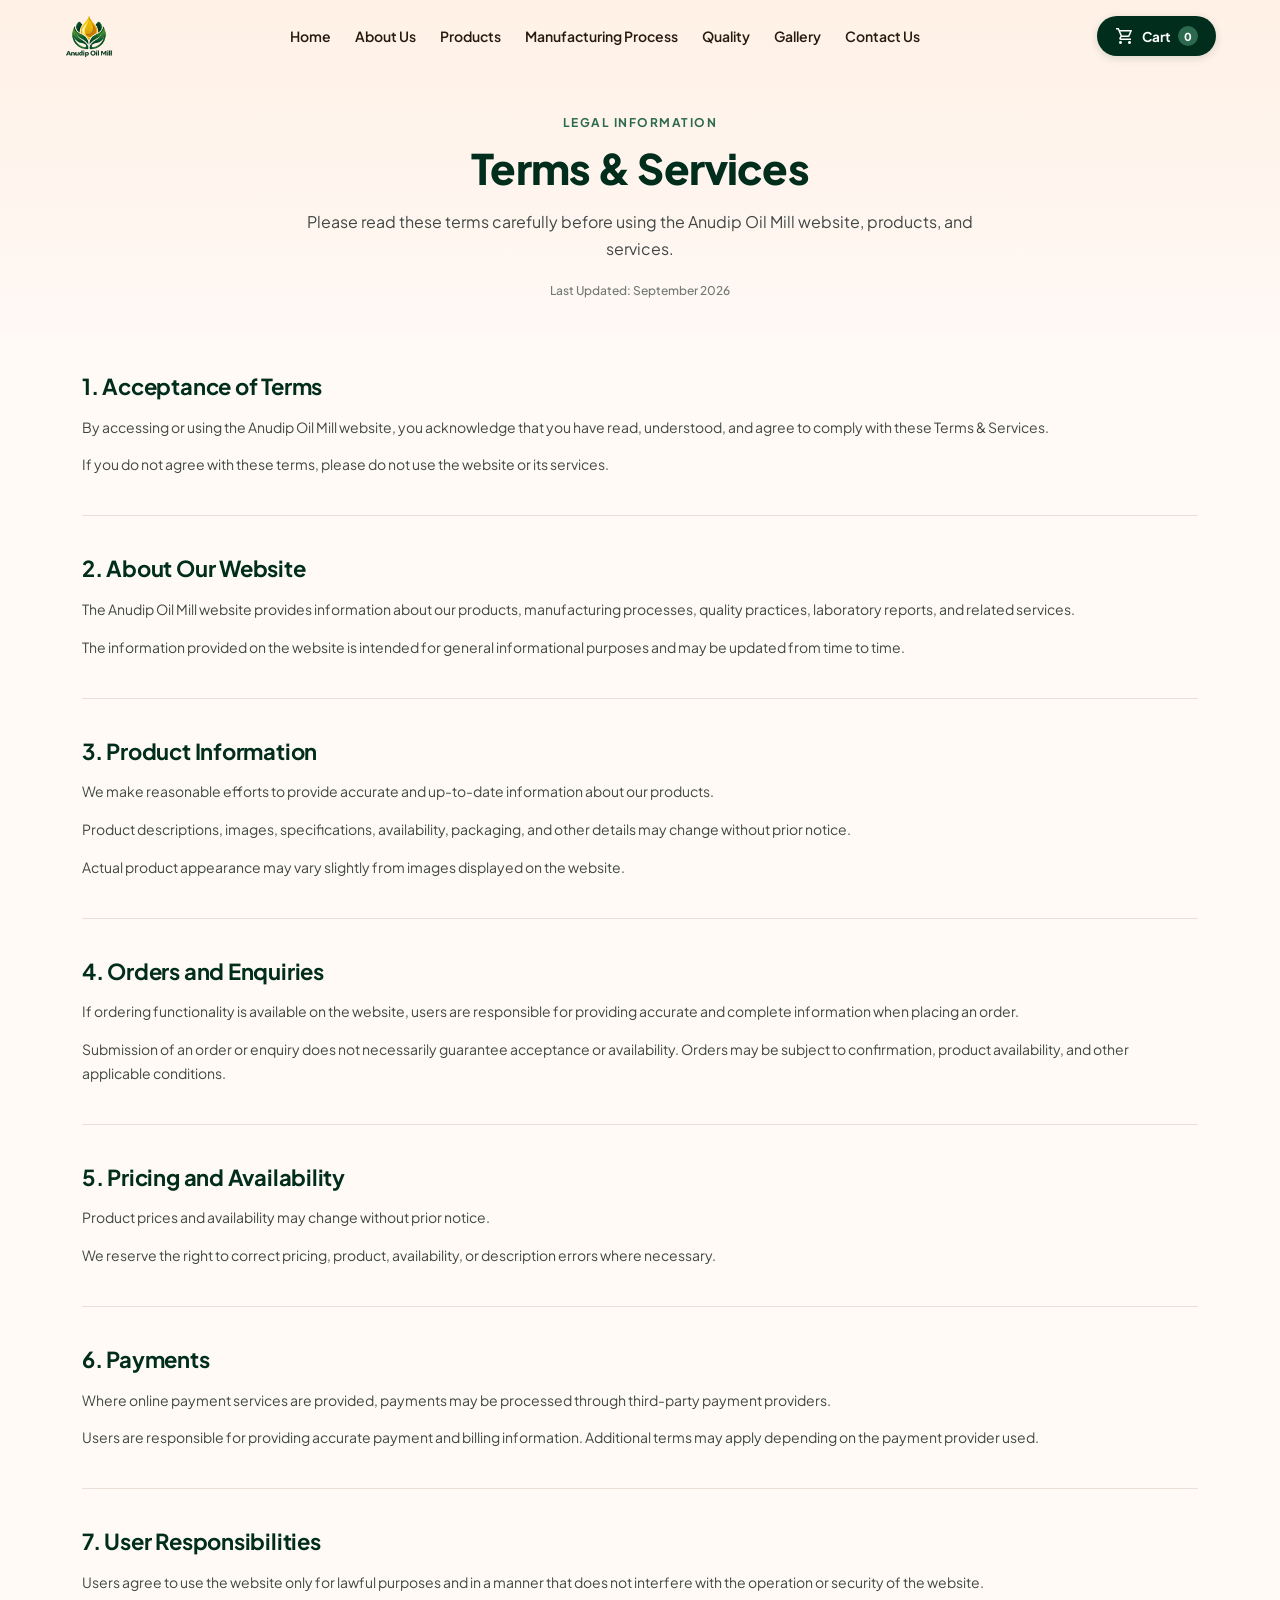
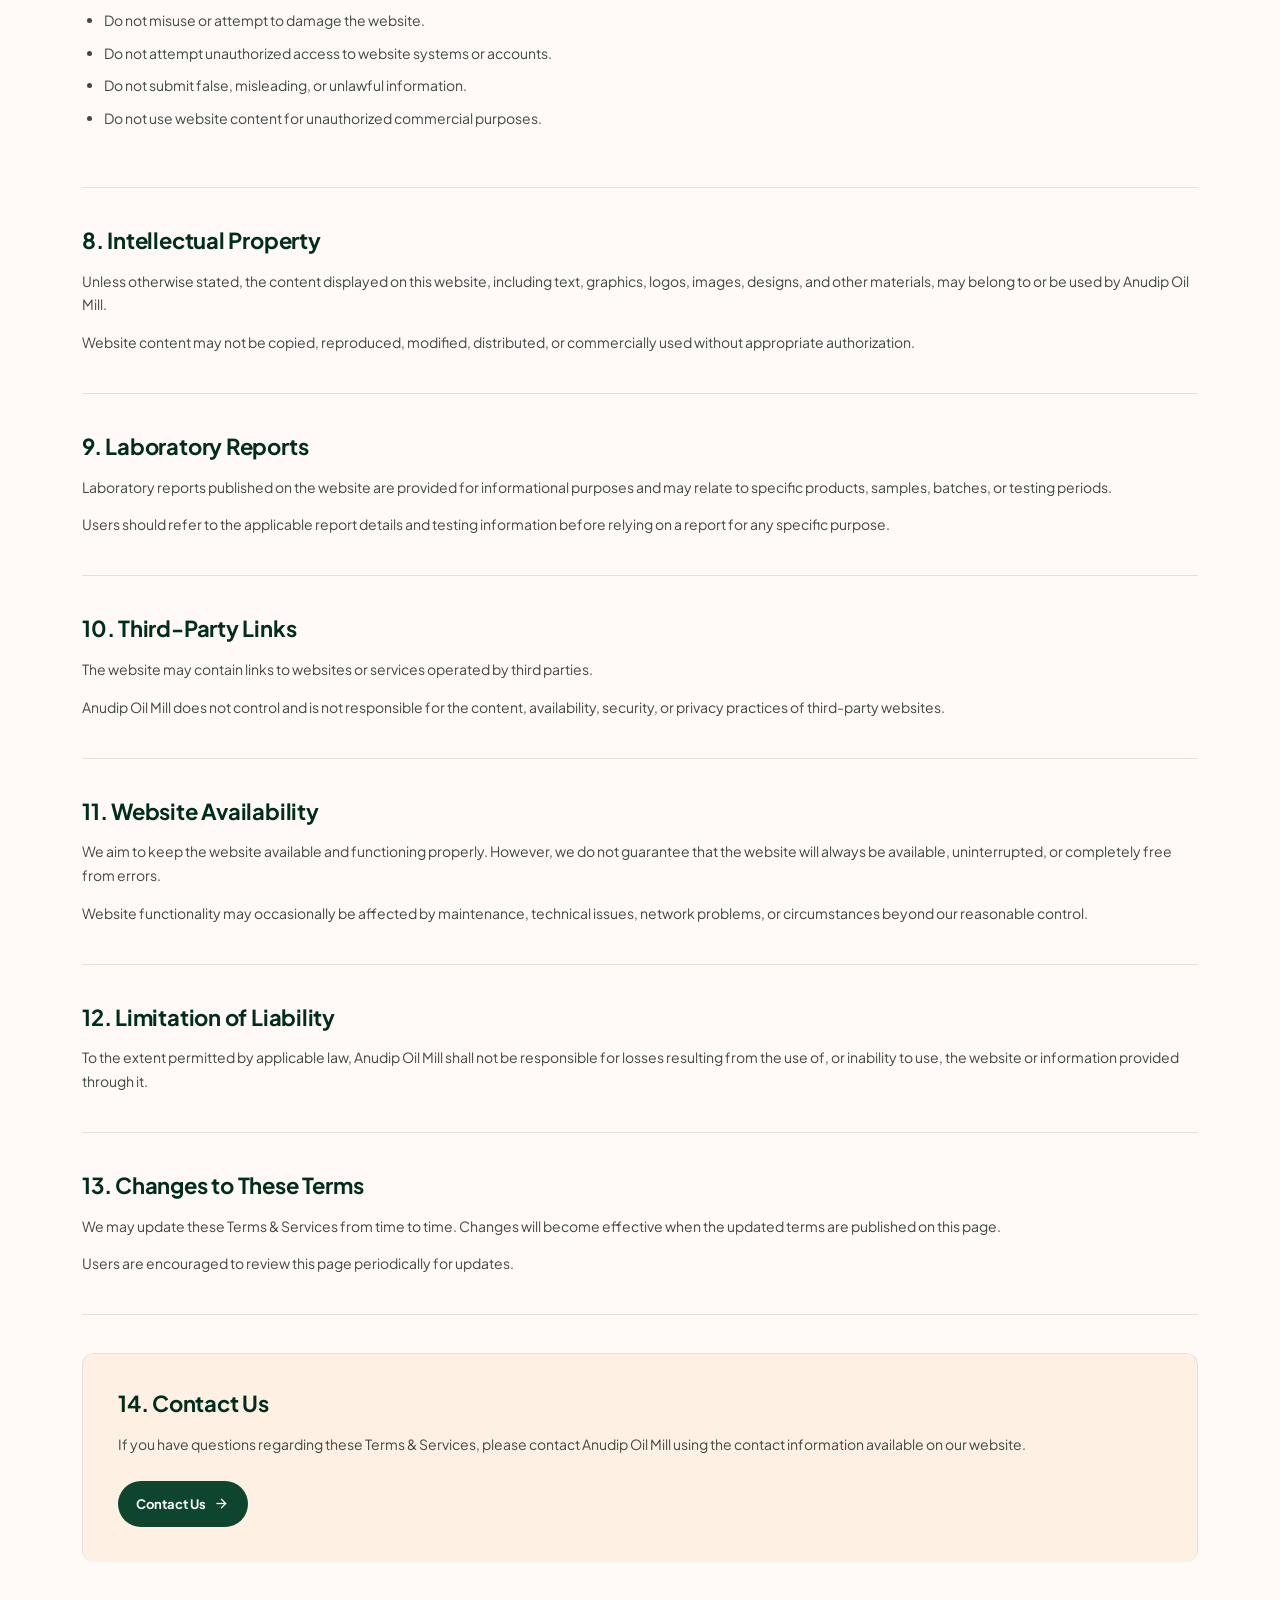
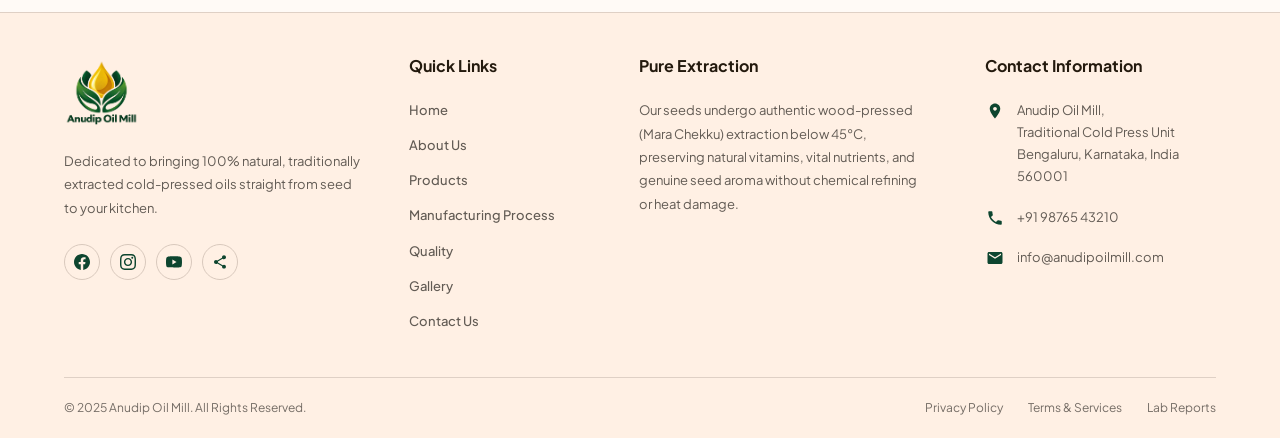
<file: html/terms-services.html>
<!DOCTYPE html>
<html lang="en">

<head>
    <meta charset="UTF-8">
    <meta name="viewport" content="width=device-width, initial-scale=1.0">

    <title>Terms & Services | Anudip Oil Mill</title>

    <!-- Google Fonts -->
    <link rel="preconnect" href="https://fonts.googleapis.com">
    <link rel="preconnect" href="https://fonts.gstatic.com" crossorigin>

    <link
        href="https://fonts.googleapis.com/css2?family=Plus+Jakarta+Sans:wght@400;500;600;700&display=swap"
        rel="stylesheet"
    >

    <!-- Material Symbols -->
    <link
        rel="stylesheet"
        href="https://fonts.googleapis.com/css2?family=Material+Symbols+Outlined"
    >

    <!-- Component & Common CSS -->
    <link rel="stylesheet" href="../components/header.css">
    <link rel="stylesheet" href="../components/footer.css">
    <link rel="stylesheet" href="../css/common.css">

    <!-- Terms & Services CSS -->
    <link rel="stylesheet" href="../css/terms-services.css">
</head>

<body>

    <!-- Common Header -->
    <div id="header"></div>


    <!-- =========================================
         TERMS & SERVICES
    ========================================== -->

    <main class="terms-page">

        <!-- Hero -->
        <section class="terms-hero">

            <div class="terms-hero-content">

                <span class="terms-label">
                    Legal Information
                </span>

                <h1>Terms & Services</h1>

                <p>
                    Please read these terms carefully before using the
                    Anudip Oil Mill website, products, and services.
                </p>

                <span class="updated-date">
                    Last Updated: September 2026
                </span>

            </div>

        </section>


        <!-- Terms Content -->
        <section class="terms-content">

            <div class="terms-container">


                <!-- 1 -->
                <section class="terms-section">

                    <h2>1. Acceptance of Terms</h2>

                    <p>
                        By accessing or using the Anudip Oil Mill website,
                        you acknowledge that you have read, understood,
                        and agree to comply with these Terms & Services.
                    </p>

                    <p>
                        If you do not agree with these terms, please do not
                        use the website or its services.
                    </p>

                </section>


                <!-- 2 -->
                <section class="terms-section">

                    <h2>2. About Our Website</h2>

                    <p>
                        The Anudip Oil Mill website provides information
                        about our products, manufacturing processes, quality
                        practices, laboratory reports, and related services.
                    </p>

                    <p>
                        The information provided on the website is intended
                        for general informational purposes and may be updated
                        from time to time.
                    </p>

                </section>


                <!-- 3 -->
                <section class="terms-section">

                    <h2>3. Product Information</h2>

                    <p>
                        We make reasonable efforts to provide accurate and
                        up-to-date information about our products.
                    </p>

                    <p>
                        Product descriptions, images, specifications,
                        availability, packaging, and other details may change
                        without prior notice.
                    </p>

                    <p>
                        Actual product appearance may vary slightly from
                        images displayed on the website.
                    </p>

                </section>


                <!-- 4 -->
                <section class="terms-section">

                    <h2>4. Orders and Enquiries</h2>

                    <p>
                        If ordering functionality is available on the website,
                        users are responsible for providing accurate and
                        complete information when placing an order.
                    </p>

                    <p>
                        Submission of an order or enquiry does not necessarily
                        guarantee acceptance or availability. Orders may be
                        subject to confirmation, product availability, and
                        other applicable conditions.
                    </p>

                </section>


                <!-- 5 -->
                <section class="terms-section">

                    <h2>5. Pricing and Availability</h2>

                    <p>
                        Product prices and availability may change without
                        prior notice.
                    </p>

                    <p>
                        We reserve the right to correct pricing, product,
                        availability, or description errors where necessary.
                    </p>

                </section>


                <!-- 6 -->
                <section class="terms-section">

                    <h2>6. Payments</h2>

                    <p>
                        Where online payment services are provided, payments
                        may be processed through third-party payment providers.
                    </p>

                    <p>
                        Users are responsible for providing accurate payment
                        and billing information. Additional terms may apply
                        depending on the payment provider used.
                    </p>

                </section>


                <!-- 7 -->
                <section class="terms-section">

                    <h2>7. User Responsibilities</h2>

                    <p>
                        Users agree to use the website only for lawful
                        purposes and in a manner that does not interfere
                        with the operation or security of the website.
                    </p>

                    <ul>

                        <li>
                            Do not misuse or attempt to damage the website.
                        </li>

                        <li>
                            Do not attempt unauthorized access to website
                            systems or accounts.
                        </li>

                        <li>
                            Do not submit false, misleading, or unlawful
                            information.
                        </li>

                        <li>
                            Do not use website content for unauthorized
                            commercial purposes.
                        </li>

                    </ul>

                </section>


                <!-- 8 -->
                <section class="terms-section">

                    <h2>8. Intellectual Property</h2>

                    <p>
                        Unless otherwise stated, the content displayed on
                        this website, including text, graphics, logos,
                        images, designs, and other materials, may belong to
                        or be used by Anudip Oil Mill.
                    </p>

                    <p>
                        Website content may not be copied, reproduced,
                        modified, distributed, or commercially used without
                        appropriate authorization.
                    </p>

                </section>


                <!-- 9 -->
                <section class="terms-section">

                    <h2>9. Laboratory Reports</h2>

                    <p>
                        Laboratory reports published on the website are
                        provided for informational purposes and may relate
                        to specific products, samples, batches, or testing
                        periods.
                    </p>

                    <p>
                        Users should refer to the applicable report details
                        and testing information before relying on a report
                        for any specific purpose.
                    </p>

                </section>


                <!-- 10 -->
                <section class="terms-section">

                    <h2>10. Third-Party Links</h2>

                    <p>
                        The website may contain links to websites or services
                        operated by third parties.
                    </p>

                    <p>
                        Anudip Oil Mill does not control and is not responsible
                        for the content, availability, security, or privacy
                        practices of third-party websites.
                    </p>

                </section>


                <!-- 11 -->
                <section class="terms-section">

                    <h2>11. Website Availability</h2>

                    <p>
                        We aim to keep the website available and functioning
                        properly. However, we do not guarantee that the website
                        will always be available, uninterrupted, or completely
                        free from errors.
                    </p>

                    <p>
                        Website functionality may occasionally be affected by
                        maintenance, technical issues, network problems, or
                        circumstances beyond our reasonable control.
                    </p>

                </section>


                <!-- 12 -->
                <section class="terms-section">

                    <h2>12. Limitation of Liability</h2>

                    <p>
                        To the extent permitted by applicable law, Anudip Oil
                        Mill shall not be responsible for losses resulting from
                        the use of, or inability to use, the website or
                        information provided through it.
                    </p>

                </section>


                <!-- 13 -->
                <section class="terms-section">

                    <h2>13. Changes to These Terms</h2>

                    <p>
                        We may update these Terms & Services from time to time.
                        Changes will become effective when the updated terms
                        are published on this page.
                    </p>

                    <p>
                        Users are encouraged to review this page periodically
                        for updates.
                    </p>

                </section>


                <!-- 14 -->
                <section class="terms-section contact-terms">

                    <h2>14. Contact Us</h2>

                    <p>
                        If you have questions regarding these Terms & Services,
                        please contact Anudip Oil Mill using the contact
                        information available on our website.
                    </p>

                    <a href="contact.html" class="contact-link">

                        Contact Us

                        <span class="material-symbols-outlined">
                            arrow_forward
                        </span>

                    </a>

                </section>


            </div>

        </section>

    </main>


    <!-- Common Footer -->
    <div id="footer"></div>


    <!-- Common Components -->
    <script src="../components/components.js"></script>

</body>

</html>
</file>
<file: components/header.css>
/* ==========================================================================
   ANUDIP OIL MILL - COMMON FLOATING PILL HEADER & BACK TO TOP
   Fixed, Rounded Edges with Scrolled Elevation & Responsive Design
   ========================================================================== */

@import url('https://fonts.googleapis.com/css2?family=Plus+Jakarta+Sans:wght@400;500;600;700;800&display=swap');
@import url('https://fonts.googleapis.com/css2?family=Material+Symbols+Outlined:opsz,wght,FILL,GRAD@20..48,100..700,0..1,-50..200');

html, body {
    margin: 0 !important;
    padding: 0 !important;
}

/* Remove static spacer so hero background flows seamlessly to the top of the viewport */
#header {
    display: contents !important;
    min-height: 0 !important;
    height: 0 !important;
}

/* Reset main wrapper so it does not add an unintended blank patch */
main,
body > main {
    padding-top: 0 !important;
    margin-top: 0 !important;
}

/* Apply top clearance and smooth background transition (top #fff1e6 -> bottom #fff8f4) to all page hero sections */
.home-hero,
.intro,
.hero,
.hero-section,
.product-intro,
.products-hero,
.quality-hero,
.gallery-intro,
.contact-hero,
.about-hero,
.legal-hero,
.privacy-hero,
.terms-hero,
.lab-reports-hero,
.cart-main,
body > section:first-of-type,
main > section:first-of-type,
main > div:first-of-type {
    padding-top: 110px !important;
    background: linear-gradient(180deg, #fff1e6 0%, #fff8f4 100%) !important;
}

@media (max-width: 960px) {
    .home-hero,
    .intro,
    .hero,
    .hero-section,
    .product-intro,
    .products-hero,
    .quality-hero,
    .gallery-intro,
    .contact-hero,
    .about-hero,
    .legal-hero,
    .privacy-hero,
    .terms-hero,
    .lab-reports-hero,
    .cart-main,
    body > section:first-of-type,
    main > section:first-of-type,
    main > div:first-of-type {
        padding-top: 92px !important;
    }
}

.site-header,
.site-header * {
    box-sizing: border-box !important;
    font-family: "Plus Jakarta Sans", -apple-system, BlinkMacSystemFont, "Segoe UI", Roboto, sans-serif;
}

/* Material Icons in Header */
.site-header .material-symbols-outlined,
.back-to-top-btn .material-symbols-outlined {
    font-family: 'Material Symbols Outlined' !important;
    font-weight: normal !important;
    font-style: normal !important;
    font-size: 20px !important;
    line-height: 1 !important;
    letter-spacing: normal !important;
    text-transform: none !important;
    display: inline-block !important;
    white-space: nowrap !important;
    word-wrap: normal !important;
    direction: ltr !important;
    -webkit-font-feature-settings: 'liga' !important;
    font-feature-settings: 'liga' !important;
    -webkit-font-smoothing: antialiased !important;
    vertical-align: middle !important;
}

/* ==========================================================================
   FIXED ADAPTIVE HEADER
   Top of page (Stay mode): Transparent & aligned with standard container (90%, max 1200px)
   Scrolled mode: Transforms into floating pill with rounded edges, backdrop blur & elevation
   ========================================================================== */
.site-header {
    position: fixed !important;
    top: 0 !important;
    left: 0 !important;
    right: 0 !important;
    margin: 0 auto !important;
    width: 100% !important;
    max-width: 100% !important;
    height: 72px !important;
    background: transparent !important;
    backdrop-filter: none !important;
    -webkit-backdrop-filter: none !important;
    border: none !important;
    border-bottom: none !important;
    border-radius: 0px !important;
    box-shadow: none !important;
    z-index: 1000 !important;
    display: flex !important;
    align-items: center !important;
    justify-content: center !important;
    padding: 0 !important;
    transition: all 0.35s cubic-bezier(0.2, 0.8, 0.2, 1) !important;
}

.site-header .header-container {
    width: 90% !important;
    max-width: 1200px !important;
    height: 100% !important;
    margin: 0 auto !important;
    padding: 0 !important;
    display: flex !important;
    align-items: center !important;
    justify-content: space-between !important;
    gap: 16px !important;
    transition: all 0.35s cubic-bezier(0.2, 0.8, 0.2, 1) !important;
}

/* Scrolled Active State: Floating Pill with Rounded Edges */
.site-header.is-scrolled {
    top: 10px !important;
    width: 92% !important;
    max-width: 1200px !important;
    height: 62px !important;
    border-radius: 9999px !important;
    background: rgba(255, 248, 244, 0.94) !important;
    backdrop-filter: blur(16px) !important;
    -webkit-backdrop-filter: blur(16px) !important;
    border: 1px solid rgba(234, 223, 214, 0.9) !important;
    box-shadow: 0 10px 30px rgba(1, 45, 29, 0.12), 0 2px 6px rgba(0, 0, 0, 0.04) !important;
    padding: 0 20px !important;
}

.site-header.is-scrolled .header-container {
    width: 100% !important;
    max-width: 100% !important;
}

/* ==========================================================================
   BRAND GROUP
   ========================================================================== */
.site-header .header-brand-group {
    display: flex !important;
    align-items: center !important;
    flex-shrink: 0 !important;
}

.site-header .header-logo {
    display: flex !important;
    align-items: center !important;
    text-decoration: none !important;
    flex-shrink: 0 !important;
}

.site-header .header-logo img {
    height: 44px !important;
    width: auto !important;
    max-width: 145px !important;
    object-fit: contain !important;
    object-position: left center !important;
    display: block !important;
    border: none !important;
    background: transparent !important;
    transition: height 0.3s ease !important;
}

.site-header.is-scrolled .header-logo img {
    height: 38px !important;
}

/* ==========================================================================
   DESKTOP NAVIGATION
   ========================================================================== */
.site-header .header-nav {
    display: flex !important;
    align-items: center !important;
    justify-content: center !important;
    gap: 24px !important;
    margin: 0 auto !important;
    padding: 0 !important;
}

.site-header .header-nav a {
    color: #241a0e !important;
    text-decoration: none !important;
    font-family: "Plus Jakarta Sans", sans-serif !important;
    font-size: 14px !important;
    font-weight: 600 !important;
    white-space: nowrap !important;
    line-height: normal !important;
    padding: 6px 0 !important;
    position: relative !important;
    transition: color 0.2s ease !important;
    background: transparent !important;
}

.site-header .header-nav a:hover,
.site-header .header-nav a.active {
    color: #2c694e !important;
}

.site-header .header-nav a.active::after {
    content: "" !important;
    position: absolute !important;
    bottom: -2px !important;
    left: 0 !important;
    width: 100% !important;
    height: 2.5px !important;
    background: #2c694e !important;
    border-radius: 2px !important;
}

/* ==========================================================================
   RIGHT SIDE ACTIONS (CART & MOBILE TOGGLE)
   ========================================================================== */
.site-header .header-actions {
    display: flex !important;
    align-items: center !important;
    gap: 10px !important;
    flex-shrink: 0 !important;
}

/* Cart Button */
.site-header .cart-button {
    height: 40px !important;
    padding: 0 18px !important;
    display: inline-flex !important;
    align-items: center !important;
    justify-content: center !important;
    gap: 7px !important;
    background: #012d1d !important;
    color: #ffffff !important;
    border-radius: 9999px !important;
    text-decoration: none !important;
    font-family: "Plus Jakarta Sans", sans-serif !important;
    font-size: 13.5px !important;
    font-weight: 700 !important;
    line-height: normal !important;
    border: none !important;
    box-shadow: 0 2px 8px rgba(1, 45, 29, 0.15) !important;
    transition: all 0.2s ease !important;
    cursor: pointer !important;
    white-space: nowrap !important;
}

.site-header .cart-button:hover {
    background: #2c694e !important;
    transform: translateY(-1px) !important;
    box-shadow: 0 4px 12px rgba(1, 45, 29, 0.25) !important;
}

.site-header #cartCounter {
    display: inline-flex !important;
    align-items: center !important;
    justify-content: center !important;
    min-width: 20px !important;
    height: 20px !important;
    padding: 0 5px !important;
    background: #2c694e !important;
    color: #ffffff !important;
    border-radius: 10px !important;
    font-size: 11px !important;
    font-weight: 800 !important;
}

/* Mobile Toggle */
.site-header .menu-toggle {
    display: none !important;
    width: 40px !important;
    height: 40px !important;
    align-items: center !important;
    justify-content: center !important;
    background: transparent !important;
    color: #012d1d !important;
    border: none !important;
    cursor: pointer !important;
    padding: 0 !important;
    border-radius: 50% !important;
}

.site-header .menu-toggle:hover {
    background: rgba(44, 105, 78, 0.08) !important;
}

.site-header .menu-toggle .material-symbols-outlined {
    font-size: 26px !important;
}

/* ==========================================================================
   MOBILE DRAWER
   ========================================================================== */
.site-header .mobile-drawer {
    display: none;
}

/* ==========================================================================
   FLOATING BACK TO TOP BUTTON
   ========================================================================== */
.back-to-top-btn {
    position: fixed !important;
    bottom: 28px !important;
    right: 28px !important;
    width: 48px !important;
    height: 48px !important;
    border-radius: 50% !important;
    background: #012d1d !important;
    color: #ffffff !important;
    border: 2px solid rgba(255, 255, 255, 0.25) !important;
    box-shadow: 0 6px 20px rgba(1, 45, 29, 0.3) !important;
    display: flex !important;
    align-items: center !important;
    justify-content: center !important;
    cursor: pointer !important;
    z-index: 999 !important;
    opacity: 0 !important;
    visibility: hidden !important;
    transform: translateY(18px) scale(0.9) !important;
    transition: all 0.3s cubic-bezier(0.34, 1.56, 0.64, 1) !important;
}

.back-to-top-btn.is-visible {
    opacity: 1 !important;
    visibility: visible !important;
    transform: translateY(0) scale(1) !important;
}

.back-to-top-btn:hover {
    background: #2c694e !important;
    transform: translateY(-4px) scale(1.06) !important;
    box-shadow: 0 10px 28px rgba(1, 45, 29, 0.4) !important;
}

.back-to-top-btn .material-symbols-outlined {
    font-size: 26px !important;
    color: #ffffff !important;
}

/* ==========================================================================
   RESPONSIVE BREAKPOINTS
   ========================================================================== */
@media (max-width: 1140px) {
    .site-header .header-nav {
        gap: 16px !important;
    }
    .site-header .header-nav a {
        font-size: 13px !important;
    }
}

@media (max-width: 960px) {
    .site-header {
        height: 64px !important;
        top: 0 !important;
        width: 100% !important;
        padding: 0 16px !important;
        border-radius: 0 !important;
    }
    .site-header .header-container {
        width: 100% !important;
        max-width: 100% !important;
    }
    .site-header.is-scrolled {
        top: 6px !important;
        width: 95% !important;
        height: 58px !important;
        border-radius: 9999px !important;
        padding: 0 14px !important;
    }
    .site-header .header-nav {
        display: none !important;
    }
    .site-header .menu-toggle {
        display: inline-flex !important;
    }
    .site-header .header-actions {
        margin-left: auto !important;
        gap: 8px !important;
    }
    .site-header .mobile-drawer {
        position: fixed !important;
        top: 72px !important;
        left: 5% !important;
        width: 90% !important;
        max-width: 480px !important;
        background: rgba(255, 248, 244, 0.98) !important;
        backdrop-filter: blur(16px) !important;
        border: 1px solid rgba(234, 223, 214, 0.9) !important;
        border-radius: 20px !important;
        padding: 16px !important;
        flex-direction: column !important;
        gap: 4px !important;
        box-shadow: 0 12px 36px rgba(36, 26, 14, 0.14) !important;
        z-index: 1001 !important;
    }
    .site-header .mobile-drawer a {
        display: block !important;
        padding: 11px 14px !important;
        color: #241a0e !important;
        text-decoration: none !important;
        font-family: "Plus Jakarta Sans", sans-serif !important;
        font-size: 14.5px !important;
        font-weight: 600 !important;
        border-radius: 12px !important;
        transition: background 0.15s ease !important;
    }
    .site-header .mobile-drawer a:hover,
    .site-header .mobile-drawer a.active {
        background: #ffead8 !important;
        color: #2c694e !important;
    }
    .site-header .mobile-drawer.active {
        display: flex !important;
    }
    .back-to-top-btn {
        bottom: 76px !important; /* Above mobile dock */
        right: 18px !important;
        width: 44px !important;
        height: 44px !important;
    }
}
</file>
<file: components/footer.css>
/* =========================================
   ANUDIP OIL MILL - COMMON FOOTER
   Enforces consistent dimensions & fonts across all pages
   ========================================= */

@import url('https://fonts.googleapis.com/css2?family=Plus+Jakarta+Sans:wght@400;500;600;700;800&display=swap');

#footer {
    min-height: 200px;
    width: 100%;
    display: block;
}

.site-footer,
.site-footer * {
    box-sizing: border-box !important;
    font-family: "Plus Jakarta Sans", -apple-system, BlinkMacSystemFont, "Segoe UI", Roboto, sans-serif;
}

.site-footer {
    width: 100% !important;
    background: #fff0e4 !important;
    color: #241a0e !important;
    font-family: "Plus Jakarta Sans", sans-serif !important;
    margin-top: 0 !important;
    padding: 0 !important;
    border-top: 1px solid #dfd0c5 !important;
}

/* MAIN FOOTER */
.site-footer .footer-container {
    width: 90% !important;
    max-width: 1200px !important;
    margin: 0 auto !important;
    padding: 42px 0 32px !important;
    display: grid !important;
    grid-template-columns: 1.3fr 0.8fr 1.3fr 1fr !important;
    column-gap: 45px !important;
}

/* BRAND / COMPANY */
.site-footer .footer-company {
    display: flex !important;
    flex-direction: column !important;
}

.site-footer .footer-brand {
    display: flex !important;
    align-items: center !important;
    gap: 14px !important;
    margin-bottom: 20px !important;
}

.site-footer .footer-logo {
    width: 75px !important;
    height: 75px !important;
    max-width: 75px !important;
    max-height: 75px !important;
    object-fit: contain !important;
    display: block !important;
}

.site-footer .footer-brand span {
    display: none !important;
}

.site-footer .footer-description {
    max-width: 310px !important;
    margin: 0 !important;
    color: #625b54 !important;
    font-size: 13px !important;
    line-height: 1.8 !important;
}

/* SOCIAL ICONS */
.site-footer .footer-social {
    display: flex !important;
    gap: 10px !important;
    margin-top: 24px !important;
}

.site-footer .footer-social a {
    width: 36px !important;
    height: 36px !important;
    display: flex !important;
    align-items: center !important;
    justify-content: center !important;
    border: 1px solid #d9c9bd !important;
    border-radius: 50% !important;
    color: #0d452f !important;
    text-decoration: none !important;
    transition: all 0.2s ease !important;
}

.site-footer .footer-social a svg {
    display: block !important;
    width: 16px !important;
    height: 16px !important;
    fill: currentColor !important;
    transition: transform 0.2s ease !important;
}

.site-footer .footer-social a:hover {
    background: #0d452f !important;
    color: #ffffff !important;
    border-color: #0d452f !important;
    transform: translateY(-2px) !important;
}

.site-footer .footer-social a:hover svg {
    fill: #ffffff !important;
}

/* COLUMN HEADINGS */
.site-footer .footer-column h3 {
    margin: 0 0 22px !important;
    color: #241a0e !important;
    font-family: "Plus Jakarta Sans", sans-serif !important;
    font-size: 16px !important;
    font-weight: 700 !important;
}

/* QUICK LINKS */
.site-footer .footer-column > a {
    display: block !important;
    margin-bottom: 13px !important;
    color: #625b54 !important;
    text-decoration: none !important;
    font-family: "Plus Jakarta Sans", sans-serif !important;
    font-size: 13px !important;
    font-weight: 500 !important;
    transition: color 0.2s ease, transform 0.2s ease !important;
}

.site-footer .footer-column > a:hover {
    color: #0d452f !important;
    transform: translateX(3px) !important;
}

/* PURE EXTRACTION */
.site-footer .extraction-column p {
    max-width: 290px !important;
    margin: 0 !important;
    color: #625b54 !important;
    font-size: 13px !important;
    line-height: 1.8 !important;
}

/* CONTACT */
.site-footer .contact-row {
    display: flex !important;
    align-items: flex-start !important;
    gap: 12px !important;
    margin-bottom: 18px !important;
}

.site-footer .contact-icon {
    width: 20px !important;
    height: 20px !important;
    min-width: 20px !important;
    flex-shrink: 0 !important;
    color: #0d452f !important;
    display: inline-flex !important;
    align-items: center !important;
    justify-content: center !important;
    margin-top: 2px !important;
}

.site-footer .contact-icon svg {
    width: 18px !important;
    height: 18px !important;
    display: block !important;
    fill: currentColor !important;
}

.site-footer .contact-row p {
    margin: 0 !important;
    color: #625b54 !important;
    font-size: 13px !important;
    line-height: 1.7 !important;
}

/* FOOTER BOTTOM */
.site-footer .footer-bottom {
    width: 90% !important;
    max-width: 1200px !important;
    margin: 0 auto !important;
    padding: 20px 0 !important;
    border-top: 1px solid #dfd0c5 !important;
    display: flex !important;
    align-items: center !important;
    justify-content: space-between !important;
}

.site-footer .footer-bottom p {
    margin: 0 !important;
    color: #756d66 !important;
    font-size: 12px !important;
}

.site-footer .footer-legal {
    display: flex !important;
    gap: 25px !important;
}

.site-footer .footer-legal a {
    color: #756d66 !important;
    text-decoration: none !important;
    font-size: 12px !important;
    transition: color 0.2s ease !important;
}

.site-footer .footer-legal a:hover {
    color: #0d452f !important;
}

/* TABLET */
@media (max-width: 1000px) {
    .site-footer .footer-container {
        width: 90% !important;
        grid-template-columns: 1fr 1fr !important;
        row-gap: 45px !important;
        column-gap: 40px !important;
    }
    .site-footer .footer-bottom {
        width: 90% !important;
    }
    .site-footer .footer-logo {
        width: 70px !important;
        max-width: 70px !important;
    }
}

/* MOBILE */
@media (max-width: 600px) {
    .site-footer .footer-container {
        width: 90% !important;
        grid-template-columns: 1fr !important;
        row-gap: 35px !important;
        padding: 45px 0 !important;
    }
    .site-footer .footer-logo {
        width: 50px !important;
        height: 50px !important;
        max-width: 50px !important;
        max-height: 50px !important;
    }
    .site-footer .footer-column h3 {
        font-size: 16px !important;
    }
    .site-footer .footer-column > a,
    .site-footer .extraction-column p,
    .site-footer .contact-row p {
        font-size: 13px !important;
    }
    .site-footer .footer-bottom {
        width: 90% !important;
        flex-direction: column !important;
        align-items: flex-start !important;
        gap: 15px !important;
    }
    .site-footer .footer-legal {
        gap: 15px !important;
        flex-wrap: wrap !important;
    }
}
</file>
<file: css/common.css>
/* =========================================
   ANUDIP OIL MILL
   COMMON CSS & GLOBAL DESIGN SYSTEM
========================================= */


/* ---------- CSS VARIABLES ---------- */

:root {
    --font-family: "Plus Jakarta Sans", -apple-system, BlinkMacSystemFont, "Segoe UI", Roboto, sans-serif;

    /* Container Settings (Unified across all pages) */
    --container-width: 90%;
    --container-max-width: 1200px;

    /* Typography Scale */
    --font-size-hero: 42px;
    --font-size-h2: 32px;
    --font-size-h3: 18px;
    --font-size-lead: 16px;
    --font-size-body: 14px;
    --font-size-sm: 12px;
    --font-size-xs: 11px;

    /* Line Heights */
    --line-height-hero: 1.2;
    --line-height-h2: 1.25;
    --line-height-h3: 1.4;
    --line-height-body: 1.7;

    /* Letter Spacings */
    --letter-spacing-hero: -0.02em;
    --letter-spacing-h2: -0.01em;
    --letter-spacing-label: 1.5px;

    /* Font Weights */
    --font-weight-regular: 400;
    --font-weight-medium: 500;
    --font-weight-semibold: 600;
    --font-weight-bold: 700;
    --font-weight-extrabold: 800;

    /* Unified Color Palette */
    --primary: #012d1d;
    --primary-dark: #002114;
    --secondary: #2c694e;
    --accent: #e9c46a;
    --background: #fff8f4;
    --surface: #ffffff;
    --surface-light: #fff5ee;
    --surface-medium: #ffead8;
    --text-main: #241a0e;
    --text-muted: #414844;
    --text-subtle: #717973;
    --border: #eadfd6;

    --radius-sm: 6px;
    --radius: 12px;
    --radius-large: 16px;
    --radius-full: 999px;
    --transition: 0.3s cubic-bezier(0.16, 1, 0.3, 1);
    --transition-fast: 0.2s ease;
}

/* ---------- RESET & BASE ---------- */
*, *::before, *::after {
    margin: 0;
    padding: 0;
    box-sizing: border-box;
}

html {
    scroll-behavior: smooth;
}

body {
    font-family: var(--font-family);
    background-color: var(--background);
    color: var(--text-main);
    font-size: var(--font-size-body);
    line-height: var(--line-height-body);
    -webkit-font-smoothing: antialiased;
    overflow-x: hidden;
}

/* ---------- UNIFIED CONTAINER ---------- */
.container,
.site-container {
    width: var(--container-width);
    max-width: var(--container-max-width);
    margin-left: auto;
    margin-right: auto;
    padding-left: 0;
    padding-right: 0;
}

/* Typography Base Classes */
h1 {
    font-family: var(--font-family);
    font-size: var(--font-size-hero);
    font-weight: var(--font-weight-extrabold);
    line-height: var(--line-height-hero);
    letter-spacing: var(--letter-spacing-hero);
    color: var(--primary);
    margin-bottom: 14px;
}

h2 {
    font-family: var(--font-family);
    font-size: var(--font-size-h2);
    font-weight: var(--font-weight-extrabold);
    line-height: var(--line-height-h2);
    letter-spacing: var(--letter-spacing-h2);
    color: var(--primary);
    margin-bottom: 12px;
}

h3 {
    font-family: var(--font-family);
    font-size: var(--font-size-h3);
    font-weight: var(--font-weight-bold);
    line-height: var(--line-height-h3);
    color: var(--primary);
    margin-bottom: 8px;
}

p {
    font-family: var(--font-family);
    font-size: var(--font-size-body);
    font-weight: var(--font-weight-regular);
    line-height: var(--line-height-body);
    color: var(--text-muted);
}

.lead, .subheading, .intro-text {
    font-family: var(--font-family);
    font-size: var(--font-size-lead);
    font-weight: var(--font-weight-regular);
    line-height: var(--line-height-body);
    color: var(--text-muted);
}

.section-label, .eyebrow, .badge-label {
    font-family: var(--font-family);
    font-size: var(--font-size-sm);
    font-weight: var(--font-weight-bold);
    letter-spacing: var(--letter-spacing-label);
    text-transform: uppercase;
    color: var(--secondary);
    display: inline-block;
    margin-bottom: 10px;
}

/* ---------- IMAGES ---------- */
img {
    max-width: 100%;
    display: block;
}

/* ---------- LINKS ---------- */
a {
    text-decoration: none;
    color: inherit;
    transition: color var(--transition-fast), transform var(--transition-fast);
}


/* =========================================
   BEGINNER ANIMATIONS & KEYFRAMES
========================================= */

@keyframes fadeInUp {
    from {
        opacity: 0;
        transform: translateY(22px);
    }
    to {
        opacity: 1;
        transform: translateY(0);
    }
}

@keyframes fadeIn {
    from {
        opacity: 0;
    }
    to {
        opacity: 1;
    }
}

@keyframes scaleIn {
    from {
        opacity: 0;
        transform: scale(0.95);
    }
    to {
        opacity: 1;
        transform: scale(1);
    }
}

@keyframes floatGentle {
    0%, 100% {
        transform: translateY(0);
    }
    50% {
        transform: translateY(-5px);
    }
}

/* Automatic Page Entry Animation */
main {
    animation: fadeIn 0.4s ease-out both;
}

/* Section Header Entrance */
.intro-content,
.product-intro-text,
.quality-hero .hero-text,
.contact-hero,
.lab-hero-content,
.hero-container,
.process-heading {
    animation: fadeInUp 0.6s cubic-bezier(0.16, 1, 0.3, 1) both;
}

/* Global Card Hover Micro-Interactions */
.product-card,
.feature,
.highlight-card,
.stat-card,
.quality-card,
.report-card,
.form-card,
.promise-card,
.step-card,
.checkpoint-card {
    transition: transform 0.3s cubic-bezier(0.16, 1, 0.3, 1), box-shadow 0.3s cubic-bezier(0.16, 1, 0.3, 1) !important;
}

.product-card:hover,
.feature:hover,
.highlight-card:hover,
.stat-card:hover,
.quality-card:hover,
.report-card:hover,
.promise-card:hover {
    transform: translateY(-4px) !important;
}

/* Button & Interactive Element Transitions */
button,
.btn,
.add-cart-btn,
.filter-btn,
.hero-cta-primary,
.hero-cta-secondary {
    transition: all 0.25s cubic-bezier(0.16, 1, 0.3, 1);
}

button:active,
.btn:active,
.add-cart-btn:active,
.filter-btn:active {
    transform: scale(0.97) !important;
}

/* Image zoom inside cards on hover */
.product-card:hover img,
.gallery-card:hover img,
.quality-card:hover img {
    transform: scale(1.05);
}


/* =========================================
   COMMON BUTTONS
========================================= */

.btn {
    display: inline-flex;
    align-items: center;
    justify-content: center;
    padding: 12px 24px;
    border-radius: var(--radius-full);
    font-size: 14px;
    font-weight: 600;
    transition: var(--transition);
    cursor: pointer;
    border: none;
}

.btn-primary {
    background-color: var(--primary);
    color: white;
}

.btn-primary:hover {
    background-color: var(--secondary);
    transform: translateY(-2px);
    box-shadow: 0 4px 12px rgba(1, 45, 29, 0.15);
}

.btn-accent {
    background-color: var(--accent);
    color: var(--text-main);
}

.btn-accent:hover {
    transform: translateY(-2px);
    box-shadow: 0 4px 12px rgba(233, 196, 106, 0.25);
}

.btn-outline-light {
    border: 1px solid rgba(255, 255, 255, 0.7);
    color: white;
}

.btn-outline-light:hover {
    background-color: rgba(255, 255, 255, 0.1);
}


/* =========================================
   GLOBAL RESPONSIVENESS UTILITIES
========================================= */

@media (max-width: 1024px) {
    :root {
        --font-size-hero: 36px;
        --font-size-h2: 28px;
    }
}

@media (max-width: 768px) {
    :root {
        --container-width: 92%;
        --font-size-hero: 32px;
        --font-size-h2: 26px;
        --font-size-body: 14px;
    }

    .container,
    .site-container {
        width: 92%;
    }
}

@media (max-width: 480px) {
    :root {
        --container-width: 92%;
        --font-size-hero: 28px;
        --font-size-h2: 23px;
    }
}
</file>
<file: css/about.css>
/* Design System & Variables (Harmonized with Common Design System) */
:root {
    --bg-page: var(--background, #fff8f4);
    --bg-card: var(--surface, #ffffff);
    --bg-card-alt: var(--surface-light, #fff5ee);
    --bg-accent-green: var(--primary, #012d1d);
    --bg-badge: var(--surface-medium, #ffead8);
    --border-color: var(--border, #eadfd6);
    --border-dark: #d5c8bb;
    --text-primary: var(--primary, #012d1d);
    --text-secondary: var(--text-main, #241a0e);
    --text-muted: var(--text-muted, #414844);
    --accent-green: var(--secondary, #2c694e);
    --accent-gold: var(--accent, #e9c46a);
    --accent-amber: #d97706;

    --font-heading: 'Plus Jakarta Sans', sans-serif;
    --font-serif-title: 'Plus Jakarta Sans', sans-serif;
    --font-sans: 'Plus Jakarta Sans', -apple-system, BlinkMacSystemFont, "Segoe UI", Roboto, sans-serif;

    --shadow-sm: 0 2px 8px rgba(1, 45, 29, 0.04);
    --shadow-md: 0 6px 24px rgba(1, 45, 29, 0.06);
    --shadow-lg: 0 12px 32px rgba(1, 45, 29, 0.1);
    --radius-sm: 8px;
    --radius-md: 16px;
    --radius-lg: 24px;
    --radius-full: 9999px;
}

/* Global Reset & Typography */
*,
*::before,
*::after {
    box-sizing: border-box;
    margin: 0;
    padding: 0;
}

html {
    scroll-behavior: smooth;
}

body {
    font-family: var(--font-sans);
    background-color: var(--bg-page);
    color: var(--text-primary);
    line-height: 1.6;
    -webkit-font-smoothing: antialiased;
}

.container {
    width: 90%;
    max-width: 1200px;
    margin: 0 auto;
}

/* Top Announcement Bar */
.top-bar {
    background-color: #F3EFE7;
    border-bottom: 1px solid var(--border-color);
    font-size: 0.78rem;
    font-weight: 600;
    color: var(--text-secondary);
    padding: 8px 0;
    letter-spacing: 0.5px;
}

.top-bar-container {
    display: flex;
    justify-content: space-between;
    align-items: center;
}

.top-left,
.top-right {
    display: flex;
    align-items: center;
    gap: 8px;
}

.status-dot {
    width: 8px;
    height: 8px;
    background-color: #22c55e;
    border-radius: 50%;
    display: inline-block;
    box-shadow: 0 0 0 2px rgba(34, 197, 94, 0.2);
}

/* Hero Section */
.hero-section {
    padding: 50px 0 42px 0;
    text-align: center;
    background: linear-gradient(180deg, #fff1e6 0%, #fff8f4 100%);
}

.hero-badge {
    display: inline-flex;
    align-items: center;
    gap: 6px;
    background-color: var(--bg-badge);
    color: #2c694e;
    font-size: 12px;
    font-weight: 700;
    letter-spacing: 1.5px;
    padding: 6px 16px;
    border-radius: var(--radius-full);
    margin-bottom: 16px;
    text-transform: uppercase;
}

.hero-title {
    font-family: var(--font-heading);
    font-size: 42px;
    font-weight: 800;
    line-height: 1.2;
    letter-spacing: -0.02em;
    color: #012d1d;
    margin-bottom: 14px;
}

.hero-subtitle {
    color: #414844;
    font-size: 16px;
    font-weight: 400;
    line-height: 1.7;
    max-width: 680px;
    margin: 0 auto 35px auto;
}

.stats-grid {
    display: grid;
    grid-template-columns: repeat(4, 1fr);
    gap: 16px;
    max-width: 900px;
    margin: 0 auto;
}

.stat-card {
    background-color: #FFFFFF;
    border: 1px solid var(--border-color);
    padding: 24px 16px;
    border-radius: var(--radius-md);
    box-shadow: var(--shadow-sm);
    text-align: center;
}

.stat-num {
    font-family: var(--font-heading);
    font-size: 1.85rem;
    font-weight: 700;
    color: var(--text-primary);
    margin-bottom: 4px;
}

.stat-label {
    font-size: 0.72rem;
    font-weight: 700;
    color: var(--text-muted);
    letter-spacing: 1px;
}

/* Overview Specification Table Section (Matching User First Turn Prompt) */
.table-overview-section {
    padding: 35px 0 45px 0;
}

.section-label-center {
    text-align: center;
    font-size: 0.75rem;
    font-weight: 700;
    letter-spacing: 1.5px;
    color: var(--text-muted);
    margin-bottom: 16px;
}

.table-container {
    background-color: #EFECE6;
    border: 1.5px solid var(--border-color);
    border-radius: var(--radius-md);
    overflow: hidden;
    box-shadow: var(--shadow-sm);
}

.spec-table {
    width: 100%;
    border-collapse: collapse;
    table-layout: fixed;
}

.spec-table th {
    background-color: #E6E1D7;
    color: var(--text-secondary);
    font-size: 0.8rem;
    font-weight: 700;
    text-transform: uppercase;
    letter-spacing: 0.8px;
    padding: 14px 20px;
    text-align: left;
    border-bottom: 1.5px solid var(--border-color);
}

.spec-table td {
    padding: 22px 20px;
    background-color: #EFECE6;
    vertical-align: middle;
    color: var(--text-primary);
    font-size: 0.95rem;
}

/* Inter-column Borders */
.spec-table th:not(:last-child),
.spec-table td:not(:last-child) {
    border-right: 1.5px solid var(--border-color);
}

.col-about {
    width: 25%;
}

.col-content {
    width: 40%;
}

.col-tech {
    width: 35%;
}

.about-cell {
    display: flex;
    align-items: center;
    gap: 10px;
    font-size: 1.05rem;
}

.about-cell strong {
    font-weight: 700;
    color: var(--text-primary);
}

.sprout-symbol {
    font-size: 1.25rem;
}

/* Our Heritage & Journey Section */
.heritage-section {
    padding: 50px 0;
}

.heritage-container {
    display: grid;
    grid-template-columns: 1fr 1fr;
    gap: 48px;
    align-items: center;
}

.heritage-image-wrapper {
    display: flex;
    flex-direction: column;
    gap: 12px;
}

.image-label-tag {
    display: inline-flex;
    align-items: center;
    gap: 6px;
    color: var(--accent-green, #2c694e);
}

.heritage-figure {
    position: relative;
    border-radius: var(--radius-md);
    overflow: hidden;
    box-shadow: var(--shadow-md);
    border: 1px solid var(--border-color);
    background-color: #FFFFFF;
}

.heritage-img {
    width: 100%;
    height: 380px;
    object-fit: cover;
    display: block;
    transition: transform 0.4s ease;
}

.heritage-figure:hover .heritage-img {
    transform: scale(1.02);
}

.image-overlay-badge {
    position: absolute;
    bottom: 16px;
    left: 16px;
    right: 16px;
}

.overlay-pill {
    background-color: rgba(255, 255, 255, 0.92);
    backdrop-filter: blur(10px);
    border-radius: var(--radius-sm);
    padding: 10px 14px;
    display: flex;
    align-items: center;
    gap: 12px;
    box-shadow: var(--shadow-sm);
    border: 1px solid rgba(226, 218, 205, 0.6);
}

.pill-icon {
    font-size: 1.2rem;
}

.pill-text {
    display: flex;
    flex-direction: column;
    flex: 1;
}

.pill-text strong {
    font-size: 0.82rem;
    color: var(--text-primary);
}

.pill-text span {
    font-size: 0.72rem;
    color: var(--text-muted);
}

.guarantee-badge {
    background-color: #D1FAE5;
    color: #065F46;
    font-size: 0.7rem;
    font-weight: 700;
    padding: 4px 10px;
    border-radius: var(--radius-full);
    white-space: nowrap;
}

.image-footer-meta {
    display: flex;
    justify-content: space-between;
    font-size: 0.8rem;
    font-weight: 600;
    color: var(--text-secondary);
    padding: 0 4px;
}

.heritage-content {
    display: flex;
    flex-direction: column;
    gap: 16px;
}

.section-label {
    font-size: 12px;
    font-weight: 700;
    letter-spacing: 1.5px;
    color: #2c694e;
    text-transform: uppercase;
    margin-bottom: 10px;
    display: inline-block;
}

.section-title {
    font-family: var(--font-heading);
    font-size: 32px;
    font-weight: 800;
    line-height: 1.25;
    letter-spacing: -0.01em;
    color: #012d1d;
    margin-bottom: 12px;
}

.body-p {
    font-size: 14px;
    font-weight: 400;
    color: #414844;
    line-height: 1.7;
}

.read-more-link {
    display: flex;
    align-items: center;
    gap: 12px;
    text-decoration: none;
    color: #012d1d;
    font-weight: 700;
    font-size: 14px;
    margin-top: 8px;
}

.read-more-link:hover span:first-child {
    color: #2c694e;
}

.read-meta {
    font-size: 12px;
    font-weight: 500;
    color: #717973;
}

/* Guiding Principles Section */
.principles-section {
    padding: 70px 0;
    background-color: var(--bg-card-alt, #fff5ee);
}

.text-center {
    text-align: center;
}

.section-badge-pill {
    display: inline-block;
    background-color: var(--bg-badge);
    color: #2c694e;
    font-size: 12px;
    font-weight: 700;
    letter-spacing: 1.5px;
    padding: 4px 14px;
    border-radius: var(--radius-full);
    margin-bottom: 10px;
    text-transform: uppercase;
}

.section-title-large {
    font-family: var(--font-heading);
    font-size: 32px;
    font-weight: 800;
    line-height: 1.25;
    letter-spacing: -0.01em;
    color: #012d1d;
    margin-bottom: 12px;
}

.section-subtitle {
    color: #414844;
    font-size: 16px;
    font-weight: 400;
    line-height: 1.7;
    margin-bottom: 35px;
}

.principles-grid {
    display: grid;
    grid-template-columns: 1fr 1fr;
    gap: 24px;
}

.principle-card {
    background-color: #FFFFFF;
    border: 1px solid var(--border-color);
    border-radius: var(--radius-md);
    padding: 36px 32px;
    box-shadow: var(--shadow-sm);
    display: flex;
    flex-direction: column;
    position: relative;
    text-align: left;
    transition: transform 0.2s ease, box-shadow 0.2s ease;
}

.principle-card:hover {
    transform: translateY(-2px);
    box-shadow: var(--shadow-md);
}

.icon-circle {
    width: 52px;
    height: 52px;
    border-radius: 14px;
    display: flex;
    align-items: center;
    justify-content: center;
    margin-bottom: 20px;
}

.icon-circle .material-symbols-outlined {
    font-size: 30px;
}

.icon-green {
    background-color: #c1ecd4;
    color: #012d1d;
}

.icon-amber {
    background-color: #ffdf96;
    color: #322400;
}

.card-label {
    font-size: 0.72rem;
    font-weight: 700;
    letter-spacing: 1.2px;
    color: var(--text-muted);
    margin-bottom: 6px;
}

.card-title {
    font-family: var(--font-heading);
    font-size: 18px;
    font-weight: 700;
    line-height: 1.4;
    color: #012d1d;
    margin-bottom: 8px;
}

.card-text {
    font-size: 14px;
    font-weight: 400;
    color: #414844;
    line-height: 1.7;
    flex: 1;
    margin-bottom: 24px;
}

.card-meta {
    display: flex;
    gap: 16px;
    font-size: 12px;
    font-weight: 600;
    color: #717973;
    border-top: 1px solid #F3EFEA;
    padding-top: 16px;
}

/* Values Section */
.values-section {
    padding: 60px 0;
}

.values-header {
    display: flex;
    justify-content: space-between;
    align-items: flex-end;
    margin-bottom: 36px;
}

.values-header-desc {
    max-width: 460px;
    font-size: 14px;
    font-weight: 400;
    line-height: 1.7;
    color: #414844;
}

.values-grid {
    display: grid;
    grid-template-columns: repeat(4, 1fr);
    gap: 20px;
}

.value-card {
    background-color: var(--bg-card-alt);
    border: 1px solid var(--border-color);
    border-radius: var(--radius-md);
    padding: 28px 22px;
    display: flex;
    flex-direction: column;
}

.value-icon {
    font-size: 1.5rem;
    margin-bottom: 16px;
}

.value-icon-box {
    width: 44px;
    height: 44px;
    background-color: #FFFFFF;
    border-radius: 10px;
    display: flex;
    align-items: center;
    justify-content: center;
    margin-bottom: 20px;
    box-shadow: 0 1px 3px rgba(0, 0, 0, 0.04);
}

.value-icon-box .material-symbols-outlined {
    font-size: 22px;
    color: #012d1d;
}

.value-title {
    font-family: var(--font-heading);
    font-size: 18px;
    font-weight: 700;
    line-height: 1.4;
    color: #012d1d;
    margin-bottom: 8px;
}

.value-desc {
    font-size: 14px;
    font-weight: 400;
    color: #414844;
    line-height: 1.7;
    flex: 1;
    margin-bottom: 20px;
}

.value-tag {
    font-size: 12px;
    font-weight: 600;
    color: #717973;
}

/* Thermal Section Widget */
.thermal-section {
    padding: 30px 0 50px 0;
}

.thermal-card {
    background-color: #E8F5E9;
    border: 1px solid #C8E6C9;
    border-radius: var(--radius-md);
    padding: 24px 32px;
    display: flex;
    justify-content: space-between;
    align-items: center;
    gap: 32px;
}

.thermal-info {
    display: flex;
    align-items: center;
    gap: 16px;
}

.thermal-icon-wrapper {
    width: 44px;
    height: 44px;
    background-color: #A5D6A7;
    border-radius: 50%;
    display: flex;
    align-items: center;
    justify-content: center;
    font-size: 1.3rem;
}

.thermal-title {
    font-weight: 700;
    font-size: 18px;
    line-height: 1.4;
    color: #012d1d;
    margin-bottom: 4px;
}

.thermal-desc {
    font-size: 14px;
    line-height: 1.7;
    color: #2E7D32;
}

.thermal-gauge-wrapper {
    min-width: 380px;
}

.gauge-bar {
    height: 10px;
    background: linear-gradient(to right, #81C784 0%, #FFB74D 60%, #E57373 100%);
    border-radius: 5px;
    position: relative;
    margin-bottom: 8px;
}

.gauge-fill {
    height: 100%;
    background-color: transparent;
    position: relative;
}

.gauge-fill::after {
    content: '';
    position: absolute;
    right: 0;
    top: -3px;
    width: 16px;
    height: 16px;
    background-color: #1B5E20;
    border: 2px solid #FFFFFF;
    border-radius: 50%;
    box-shadow: 0 2px 4px rgba(0, 0, 0, 0.2);
}

.gauge-labels {
    display: flex;
    justify-content: space-between;
    font-size: 12px;
    font-weight: 600;
    color: var(--text-secondary);
}

.active-temp {
    color: #1B5E20;
    font-weight: 700;
}

.danger-temp {
    color: #C62828;
}

.gauge-sub {
    text-align: right;
    font-size: 12px;
    color: var(--text-muted);
    margin-top: 4px;
}

/* Quote Banner */
.quote-banner {
    background-color: var(--bg-accent-green);
    color: #FFFFFF;
    padding: 60px 0;
    position: relative;
    overflow: hidden;
}

.quote-banner::after {
    content: '🌱';
    position: absolute;
    right: 40px;
    bottom: -20px;
    font-size: 12rem;
    opacity: 0.06;
    pointer-events: none;
}

.quote-container {
    display: flex;
    justify-content: space-between;
    align-items: center;
}

.quote-badge {
    font-size: 12px;
    font-weight: 700;
    letter-spacing: 1.5px;
    color: #A7F3D0;
    display: block;
    margin-bottom: 10px;
    text-transform: uppercase;
}

.quote-text {
    font-family: var(--font-heading);
    font-size: 32px;
    font-weight: 800;
    line-height: 1.25;
    letter-spacing: -0.01em;
    margin-bottom: 12px;
}

.quote-author {
    font-size: 14px;
    font-weight: 400;
    line-height: 1.7;
    color: #D1FAE5;
}

.quote-cta-btn {
    background-color: #FDE68A;
    color: #78350F;
    text-decoration: none;
    padding: 14px 28px;
    border-radius: var(--radius-full);
    font-weight: 700;
    font-size: 0.95rem;
    display: flex;
    align-items: center;
    gap: 8px;
    transition: transform 0.2s ease, background-color 0.2s ease;
    white-space: nowrap;
}

.quote-cta-btn:hover {
    background-color: #FCD34D;
    transform: translateX(2px);
}

/* Responsive Media Queries */
@media (max-width: 1024px) {

    .stats-grid,
    .values-grid {
        grid-template-columns: repeat(2, 1fr);
    }

    .heritage-container,
    .principles-grid {
        grid-template-columns: 1fr;
    }

    .footer-grid {
        grid-template-columns: repeat(2, 1fr);
    }

    .thermal-card {
        flex-direction: column;
        align-items: flex-start;
    }

    .thermal-gauge-wrapper {
        width: 100%;
        min-width: unset;
    }

    .quote-container {
        flex-direction: column;
        text-align: center;
        gap: 24px;
    }
}

@media (max-width: 640px) {
    .nav-menu {
        display: none;
    }

    .hero-title {
        font-size: 2rem;
    }

    .stats-grid,
    .values-grid,
    .footer-grid {
        grid-template-columns: 1fr;
    }

    .spec-table,
    .spec-table thead,
    .spec-table tbody,
    .spec-table th,
    .spec-table td,
    .spec-table tr {
        display: block;
    }

    .spec-table th {
        display: none;
    }

    .col-about,
    .col-content,
    .col-tech {
        width: 100%;
    }

    .spec-table td {
        border-right: none !important;
        border-bottom: 1.5px solid var(--border-color);
    }

    .spec-table td:last-child {
        border-bottom: none;
    }

    .col-content::before {
        content: "CORE SCOPE";
        display: block;
        font-size: 0.72rem;
        font-weight: 700;
        color: var(--text-muted);
        margin-bottom: 4px;
    }

    .col-tech::before {
        content: "TECHNICAL SPECS";
        display: block;
        font-size: 0.72rem;
        font-weight: 700;
        color: var(--text-muted);
        margin-bottom: 4px;
    }
}

/* ==========================================================================
   About Page Custom Animations & Transitions (Strictly for About Page)
   ========================================================================== */

@keyframes aboutFadeInUp {
    from {
        opacity: 0;
        transform: translateY(30px);
    }
    to {
        opacity: 1;
        transform: translateY(0);
    }
}

@keyframes aboutFadeInScale {
    from {
        opacity: 0;
        transform: scale(0.95);
    }
    to {
        opacity: 1;
        transform: scale(1);
    }
}

@keyframes aboutBadgeFloat {
    0%, 100% {
        transform: translateY(0);
    }
    50% {
        transform: translateY(-5px);
    }
}

@keyframes aboutGlowPulse {
    0%, 100% {
        box-shadow: 0 4px 20px rgba(44, 105, 78, 0.12);
    }
    50% {
        box-shadow: 0 8px 30px rgba(44, 105, 78, 0.25);
    }
}

.hero-badge {
    animation: aboutBadgeFloat 4s ease-in-out infinite, aboutFadeInUp 0.6s cubic-bezier(0.16, 1, 0.3, 1) forwards;
}

.hero-title {
    animation: aboutFadeInUp 0.8s cubic-bezier(0.16, 1, 0.3, 1) 0.1s both;
}

.hero-subtitle {
    animation: aboutFadeInUp 0.8s cubic-bezier(0.16, 1, 0.3, 1) 0.2s both;
}

.stats-grid .stat-card {
    opacity: 0;
    animation: aboutFadeInScale 0.7s cubic-bezier(0.16, 1, 0.3, 1) forwards;
    transition: transform 0.35s cubic-bezier(0.16, 1, 0.3, 1), box-shadow 0.35s ease, border-color 0.35s ease;
}

.stats-grid .stat-card:nth-child(1) { animation-delay: 0.3s; }
.stats-grid .stat-card:nth-child(2) { animation-delay: 0.4s; }
.stats-grid .stat-card:nth-child(3) { animation-delay: 0.5s; }
.stats-grid .stat-card:nth-child(4) { animation-delay: 0.6s; }

.stats-grid .stat-card:hover {
    transform: translateY(-6px) scale(1.02);
    box-shadow: 0 12px 24px rgba(1, 45, 29, 0.1);
    border-color: #2c694e;
}

.heritage-figure {
    overflow: hidden;
    border-radius: 16px;
}

.heritage-img {
    transition: transform 0.7s cubic-bezier(0.16, 1, 0.3, 1);
}

.heritage-figure:hover .heritage-img {
    transform: scale(1.05);
}

.overlay-pill {
    transition: transform 0.4s ease, box-shadow 0.4s ease;
    animation: aboutGlowPulse 4s ease-in-out infinite;
}

.heritage-figure:hover .overlay-pill {
    transform: translateY(-4px);
}

.reveal {
    opacity: 0;
    transform: translateY(35px);
    transition: opacity 0.8s cubic-bezier(0.16, 1, 0.3, 1), transform 0.8s cubic-bezier(0.16, 1, 0.3, 1);
    will-change: opacity, transform;
}

.reveal.active {
    opacity: 1;
    transform: translateY(0);
}

.value-card {
    transition: transform 0.4s cubic-bezier(0.16, 1, 0.3, 1), box-shadow 0.4s ease, border-color 0.4s ease;
    position: relative;
    overflow: hidden;
}

.value-card::before {
    content: '';
    position: absolute;
    top: 0;
    left: 0;
    width: 100%;
    height: 3px;
    background: linear-gradient(90deg, #2c694e, #F59E0B);
    opacity: 0;
    transition: opacity 0.3s ease;
}

.value-card:hover {
    transform: translateY(-8px);
    box-shadow: 0 16px 32px rgba(1, 45, 29, 0.08);
    border-color: rgba(44, 105, 78, 0.3);
}

.value-card:hover::before {
    opacity: 1;
}

.value-icon-box {
    transition: transform 0.4s cubic-bezier(0.16, 1, 0.3, 1), background-color 0.3s ease, color 0.3s ease;
}

.value-card:hover .value-icon-box {
    transform: rotate(8deg) scale(1.12);
    background-color: #012d1d;
}

.value-card:hover .value-icon-box .material-symbols-outlined {
    color: #FCD34D;
}

.principle-card {
    transition: transform 0.4s cubic-bezier(0.16, 1, 0.3, 1), box-shadow 0.4s ease, border-color 0.4s ease;
}

.principle-card:hover {
    transform: translateY(-6px);
    box-shadow: 0 16px 36px rgba(1, 45, 29, 0.1);
    border-color: #2c694e;
}

.principle-card .icon-circle {
    transition: transform 0.4s cubic-bezier(0.16, 1, 0.3, 1);
}

.principle-card:hover .icon-circle {
    transform: scale(1.15) rotate(-5deg);
}

.quote-banner {
    position: relative;
    overflow: hidden;
}

.quote-banner::after {
    content: '';
    position: absolute;
    top: -50%;
    left: -50%;
    width: 200%;
    height: 200%;
    background: radial-gradient(circle, rgba(255,255,255,0.08) 0%, transparent 60%);
    pointer-events: none;
    animation: aboutBannerShimmer 12s infinite linear;
}

@keyframes aboutBannerShimmer {
    0% { transform: rotate(0deg); }
    100% { transform: rotate(360deg); }
}

.quote-cta-btn {
    transition: transform 0.3s cubic-bezier(0.16, 1, 0.3, 1), box-shadow 0.3s ease, background-color 0.3s ease;
}

.quote-cta-btn:hover {
    transform: translateY(-3px) scale(1.03);
    box-shadow: 0 8px 20px rgba(0, 0, 0, 0.15);
}

.quote-cta-btn .btn-arrow {
    transition: transform 0.3s ease;
}

.quote-cta-btn:hover .btn-arrow {
    transform: translateX(5px);
}
</file>
<file: css/contact.css>
/* =========================================
   ANUDIP OIL MILL - CONTACT PAGE STYLES
   ========================================= */

* {
    margin: 0;
    padding: 0;
    box-sizing: border-box;
}

body {
    background-color: #fff8f4;
    color: #241a0e;
    font-family: "Plus Jakarta Sans", sans-serif;
    min-height: 100vh;
    display: flex;
    flex-direction: column;
}

main {
    flex: 1;
}

.container {
    width: 90%;
    max-width: 1200px;
    margin: 0 auto;
}

/* Hero Section */
.contact-hero {
    background: linear-gradient(180deg, #fff1e6 0%, #fff8f4 100%);
    padding: 35px 0 25px;
    text-align: center;
}

.contact-badge {
    display: inline-flex;
    align-items: center;
    gap: 8px;
    background: #c1ecd4;
    color: #2c694e;
    padding: 6px 16px;
    border-radius: 20px;
    font-size: 12px;
    font-weight: 700;
    margin-bottom: 14px;
    text-transform: uppercase;
    letter-spacing: 1.5px;
}

.contact-hero h1 {
    font-size: 42px;
    font-weight: 800;
    line-height: 1.2;
    letter-spacing: -0.02em;
    color: #012d1d;
    margin-bottom: 14px;
}

.contact-hero p {
    font-size: 16px;
    font-weight: 400;
    color: #414844;
    max-width: 600px;
    margin: 0 auto;
    line-height: 1.7;
}

/* Contact Grid */
.contact-section {
    padding: 25px 0 45px;
}

.contact-grid {
    display: grid;
    grid-template-columns: 1fr 1.2fr;
    gap: 40px;
    align-items: start;
}

/* Info Cards */
.contact-info-list {
    display: flex;
    flex-direction: column;
    gap: 20px;
}

.info-card {
    background: #ffffff;
    border: 1px solid #eadfd6;
    border-radius: 16px;
    padding: 24px;
    display: flex;
    align-items: flex-start;
    gap: 18px;
    transition: transform 0.2s ease, box-shadow 0.2s ease;
}

.info-card:hover {
    transform: translateY(-2px);
    box-shadow: 0 10px 25px rgba(1, 45, 29, 0.06);
}

.info-icon {
    width: 48px;
    height: 48px;
    background: #e8f5ee;
    color: #012d1d;
    border-radius: 12px;
    display: flex;
    align-items: center;
    justify-content: center;
    flex-shrink: 0;
}

.info-icon .material-symbols-outlined {
    font-size: 24px;
}

.info-text h3 {
    font-size: 18px;
    font-weight: 700;
    line-height: 1.4;
    color: #012d1d;
    margin-bottom: 6px;
}

.info-text p, .info-text a {
    font-size: 14px;
    font-weight: 400;
    color: #414844;
    line-height: 1.7;
    text-decoration: none;
}

.info-text a:hover {
    color: #2c694e;
}

/* Contact Form */
.contact-form-card {
    background: #ffffff;
    border: 1px solid #eadfd6;
    border-radius: 20px;
    padding: 36px;
    box-shadow: 0 4px 20px rgba(0, 0, 0, 0.03);
}

.contact-form-card h2 {
    font-size: 32px;
    font-weight: 800;
    line-height: 1.25;
    letter-spacing: -0.01em;
    color: #012d1d;
    margin-bottom: 12px;
}

.contact-form-card > p {
    font-size: 14px;
    font-weight: 400;
    color: #414844;
    line-height: 1.7;
    margin-bottom: 24px;
}

.form-group {
    margin-bottom: 20px;
}

.form-group label {
    display: block;
    font-size: 13px;
    font-weight: 600;
    color: #241a0e;
    margin-bottom: 8px;
}

.form-group input,
.form-group textarea,
.form-group select {
    width: 100%;
    padding: 12px 16px;
    font-size: 14px;
    font-family: inherit;
    color: #241a0e;
    background: #fff8f4;
    border: 1px solid #dfd0c5;
    border-radius: 10px;
    outline: none;
    transition: border-color 0.2s ease, box-shadow 0.2s ease;
}

.form-group input:focus,
.form-group textarea:focus,
.form-group select:focus {
    border-color: #2c694e;
    box-shadow: 0 0 0 3px rgba(44, 105, 78, 0.15);
}

.form-row {
    display: grid;
    grid-template-columns: 1fr 1fr;
    gap: 16px;
}

.submit-btn {
    width: 100%;
    padding: 14px 24px;
    background: #012d1d;
    color: #ffffff;
    font-size: 15px;
    font-weight: 700;
    font-family: inherit;
    border: none;
    border-radius: 28px;
    cursor: pointer;
    display: flex;
    align-items: center;
    justify-content: center;
    gap: 8px;
    transition: background 0.2s ease, transform 0.2s ease;
}

.submit-btn:hover {
    background: #2c694e;
    transform: translateY(-1px);
}

@media (max-width: 900px) {
    .contact-grid {
        grid-template-columns: 1fr;
    }
    .form-row {
        grid-template-columns: 1fr;
    }
    .contact-hero h1 {
        font-size: 30px;
    }
}
</file>
<file: css/gallery.css>
/* =========================================
   GALLERY PAGE
========================================= */


/* =========================================
   GALLERY INTRO
========================================= */

.gallery-intro {
    padding-top: 65px;
    padding-bottom: 55px;
    background: linear-gradient(180deg, #fff1e6 0%, #fff8f4 100%);
}


.intro-content {

    max-width: 650px;

}


.intro-content h1 {
    color: var(--primary);
    font-size: 42px;
    font-weight: 800;
    line-height: 1.2;
    letter-spacing: -0.02em;
    margin-bottom: 14px;
}

.intro-content p {
    color: var(--text-muted);
    font-size: 16px;
    font-weight: 400;
    line-height: 1.7;
}


/* =========================================
   HIGHLIGHTS
========================================= */

.gallery-highlights {

    display: grid;

    grid-template-columns: repeat(4, 1fr);

    gap: 20px;

    margin-top: 40px;

}


.highlight-card {

    display: flex;

    align-items: center;

    gap: 12px;

    padding: 18px;

    background-color: white;

    border-radius: var(--radius);

    box-shadow: 0 4px 12px rgba(43, 32, 20, 0.05);

}


.highlight-card > span {

    width: 40px;
    height: 40px;

    display: flex;

    align-items: center;
    justify-content: center;

    border-radius: 50%;

    background-color: var(--surface-medium);

    color: var(--primary);

}


.highlight-card strong {

    display: block;

    color: var(--primary);

    font-size: 16px;

}


.highlight-card small {

    display: block;

    color: var(--text-muted);

    font-size: 12px;

}


/* =========================================
   FEATURED SECTION
========================================= */

.featured-section {

    margin-top: -25px;

    position: relative;

    z-index: 2;

}


.featured-card {

    display: flex;

    align-items: stretch;

    background-color: white;

    border-radius: var(--radius-large);

    overflow: hidden;

    box-shadow: 0 12px 30px rgba(43, 32, 20, 0.08);

    padding: 25px;

    gap: 35px;

}


.featured-image {

    width: 58%;

    height: 400px;

    position: relative;

    overflow: hidden;

    border-radius: var(--radius);

    background-color: var(--surface-medium);

}


.featured-image img {

    width: 100%;

    height: 100%;

    object-fit: cover;

    transition: transform 0.5s ease;

}


.featured-image:hover img {

    transform: scale(1.04);

}


/* ---------- IMAGE TAG ---------- */

.image-tag {

    position: absolute;

    top: 20px;

    left: 20px;

    display: flex;

    align-items: center;

    gap: 8px;

    padding: 8px 15px;

    border-radius: var(--radius-full);

    background-color: rgba(255, 248, 244, 0.92);

    color: var(--primary);

    font-size: 11px;

    font-weight: 700;

}


.dot {

    width: 8px;
    height: 8px;

    border-radius: 50%;

    background-color: var(--secondary);

}


/* ---------- FEATURED CONTENT ---------- */

.featured-content {

    width: 42%;

    display: flex;

    flex-direction: column;

    justify-content: center;

    padding: 20px;

}


.small-heading {

    display: flex;

    align-items: center;

    gap: 8px;

    color: var(--secondary);

    font-size: 12px;

    font-weight: 700;

    margin-bottom: 18px;

    text-transform: uppercase;

}


.featured-content h2 {
    color: var(--primary);
    font-size: 32px;
    font-weight: 800;
    line-height: 1.25;
    letter-spacing: -0.01em;
    margin-bottom: 12px;
}

.featured-content p {
    color: var(--text-muted);
    font-size: 16px;
    font-weight: 400;
    line-height: 1.7;
}

/* ---------- PREVIEW NOTE ---------- */
.preview-note {
    display: flex;
    align-items: center;
    gap: 8px;
    margin-top: 20px;
    color: var(--text-muted);
    font-size: 13px;
}

.preview-note span:first-child {
    color: var(--secondary);
}

/* =========================================
   GALLERY SECTION
========================================= */
.gallery-section {
    padding-top: 75px;
}

.section-heading-row {
    display: flex;
    align-items: flex-end;
    justify-content: space-between;
    gap: 20px;
    margin-bottom: 30px;
}

.section-label {
    display: block;
    color: var(--secondary);
    font-size: 12px;
    font-weight: 700;
    letter-spacing: 1.5px;
    text-transform: uppercase;
    margin-bottom: 10px;
}

.section-heading-row h2 {
    color: var(--primary);
    font-size: 32px;
    font-weight: 800;
    line-height: 1.25;
    letter-spacing: -0.01em;
    margin-bottom: 0;
}


.gallery-count {

    display: flex;

    align-items: center;

    gap: 8px;

    color: var(--text-muted);

    font-size: 12px;

}


.gallery-count span {

    width: 8px;
    height: 8px;

    border-radius: 50%;

    background-color: var(--primary);

}


/* =========================================
   GALLERY GRID
========================================= */

.gallery-grid {

    display: grid;

    grid-template-columns: repeat(4, 1fr);

    gap: 25px;

}


/* =========================================
   GALLERY CARD
========================================= */

.gallery-card {

    background-color: white;

    border-radius: var(--radius-large);

    overflow: hidden;

    cursor: pointer;

    box-shadow: 0 4px 12px rgba(43, 32, 20, 0.05);

    transition: var(--transition);

}


.gallery-card:hover {

    transform: translateY(-5px);

    box-shadow: 0 10px 25px rgba(43, 32, 20, 0.1);

}


/* ---------- CARD IMAGE ---------- */

.gallery-image {

    height: 220px;

    position: relative;

    overflow: hidden;

    background-color: var(--surface-medium);

}


.gallery-image img {

    width: 100%;

    height: 100%;

    object-fit: cover;

    transition: transform 0.5s ease;

}


.gallery-card:hover .gallery-image img {

    transform: scale(1.06);

}


/* ---------- PHOTO NUMBER ---------- */




/* ---------- CARD CONTENT ---------- */

.gallery-content {

    padding: 20px;

}


.gallery-content h3 {

    color: var(--primary);

    font-size: 18px;

    margin-bottom: 8px;

    transition: color var(--transition);

}


.gallery-card:hover .gallery-content h3 {

    color: var(--secondary);

}


.gallery-content p {
    color: var(--text-muted);
    font-size: 14px;
    font-weight: 400;
    line-height: 1.7;
    margin-bottom: 15px;
}

.view-details {
    color: var(--secondary);
    font-size: 12px;
    font-weight: 700;
}

/* =========================================
   CTA
========================================= */
.gallery-cta {
    margin-top: 80px;
    margin-bottom: 80px;
}

.cta-box {
    position: relative;
    display: flex;
    align-items: center;
    justify-content: space-between;
    gap: 30px;
    padding: 55px;
    border-radius: var(--radius-large);
    background-color: var(--primary);
    color: white;
    overflow: hidden;
}

.cta-box::after {
    content: "";
    position: absolute;
    width: 250px;
    height: 250px;
    right: -80px;
    bottom: -100px;
    border-radius: 50%;
    background-color: rgba(45, 106, 79, 0.4);
}

.cta-content {
    max-width: 650px;
    position: relative;
    z-index: 2;
}

.cta-content .section-label {
    color: var(--accent);
}

.cta-content h2 {
    font-size: 32px;
    font-weight: 800;
    line-height: 1.25;
    letter-spacing: -0.01em;
    margin-bottom: 12px;
}

.cta-content p {
    color: #d9e8df;
    font-size: 16px;
    font-weight: 400;
    line-height: 1.7;
}


.cta-buttons {

    display: flex;

    gap: 15px;

    position: relative;

    z-index: 2;

    flex-shrink: 0;

}


/* =========================================
   RESPONSIVE
========================================= */

@media (max-width: 1000px) {

    .gallery-highlights {

        grid-template-columns: repeat(2, 1fr);

    }


    .gallery-grid {

        grid-template-columns: repeat(2, 1fr);

    }


    .featured-card {

        flex-direction: column;

    }


    .featured-image,
    .featured-content {

        width: 100%;

    }


    .cta-box {

        flex-direction: column;

        align-items: flex-start;

    }

}


@media (max-width: 650px) {

    .gallery-intro {

        padding-top: 110px;

    }


    .intro-content h1 {

        font-size: 34px;

    }


    .intro-content p {

        font-size: 16px;

    }


    .gallery-highlights {

        grid-template-columns: 1fr;

    }


    .featured-image {

        height: 280px;

    }


    .featured-content h2 {

        font-size: 28px;

    }


    .section-heading-row {

        flex-direction: column;

        align-items: flex-start;

    }


    .section-heading-row h2 {

        font-size: 28px;

    }


    .gallery-grid {

        grid-template-columns: 1fr;

    }


    .cta-box {

        padding: 35px 25px;

    }


    .cta-content h2 {

        font-size: 28px;

    }


    .cta-buttons {

        flex-direction: column;

        width: 100%;

    }


    .gallery-cta {
        margin-top: 50px;
        margin-bottom: 50px;
    }

    .cta-buttons .btn {

        width: 100%;

    }

}
</file>
<file: css/lab-reports.css>
/* =========================================
   ANUDIP OIL MILL - LAB REPORTS
========================================= */

.lab-page {
    background: #fffaf6;
    color: #241a0e;
    font-family: "Plus Jakarta Sans", sans-serif;
}


/* =========================================
   HERO
========================================= */

.lab-hero {
    background: linear-gradient(180deg, #fff1e6 0%, #fff8f4 100%);
    border-bottom: none;
    padding: 35px 20px 30px;
}

.lab-hero-content {
    width: 90%;
    max-width: 1200px;
    margin: 0 auto;
    text-align: center;
}

.lab-label {
    display: inline-block;
    margin-bottom: 10px;
    color: #2c694e;
    font-size: 12px;
    font-weight: 700;
    text-transform: uppercase;
    letter-spacing: 1.5px;
}

.lab-hero h1 {
    margin: 0 0 14px;
    color: #012d1d;
    font-size: 42px;
    line-height: 1.2;
    letter-spacing: -0.02em;
    font-weight: 800;
}

.lab-hero p {
    max-width: 700px;
    margin: 0 auto;
    color: #414844;
    font-size: 16px;
    font-weight: 400;
    line-height: 1.7;
}


/* =========================================
   REPORTS SECTION
========================================= */

.lab-reports-section {
    padding: 40px 20px 50px;
}

.lab-container {
    width: 90%;
    max-width: 1200px;
    margin: 0 auto;
}


/* =========================================
   SECTION HEADING
========================================= */

.section-heading {
    max-width: 700px;
    margin: 0 auto 30px;
    text-align: center;
}

.section-heading span {
    display: block;
    margin-bottom: 10px;
    color: #2c694e;
    font-size: 12px;
    font-weight: 700;
    text-transform: uppercase;
    letter-spacing: 1.5px;
}

.section-heading h2 {
    margin: 0 0 12px;
    color: #012d1d;
    font-size: 32px;
    font-weight: 800;
    line-height: 1.25;
    letter-spacing: -0.01em;
}

.section-heading p {
    margin: 0;
    color: #414844;
    font-size: 14px;
    font-weight: 400;
    line-height: 1.7;
}


/* =========================================
   REPORT GRID
========================================= */

.reports-grid {
    display: grid;
    grid-template-columns: repeat(3, 1fr);
    gap: 25px;
}


/* =========================================
   REPORT CARD
========================================= */

.report-card {
    display: flex;
    flex-direction: column;

    padding: 28px;

    background: #ffffff;

    border: 1px solid #eadfd6;
    border-radius: 14px;

    box-shadow: 0 5px 18px rgba(36, 26, 14, 0.05);

    transition:
        transform 0.2s ease,
        box-shadow 0.2s ease;
}

.report-card:hover {
    transform: translateY(-4px);

    box-shadow: 0 10px 28px rgba(36, 26, 14, 0.09);
}


/* =========================================
   ICON
========================================= */

.report-icon {
    width: 52px;
    height: 52px;

    display: flex;
    align-items: center;
    justify-content: center;

    margin-bottom: 22px;

    background: #fff0e4;

    color: #0d452f;

    border-radius: 12px;
}

.report-icon .material-symbols-outlined {
    font-size: 27px;
}


/* =========================================
   REPORT INFO
========================================= */

.report-info {
    flex: 1;
}

.report-type {
    display: block;
    margin-bottom: 8px;
    color: #2c694e;
    font-size: 12px;
    font-weight: 700;
    text-transform: uppercase;
    letter-spacing: 1.5px;
}

.report-info h3 {
    margin: 0 0 8px;
    color: #012d1d;
    font-size: 18px;
    line-height: 1.4;
    font-weight: 700;
}

.report-info p {
    margin: 0;
    color: #414844;
    font-size: 14px;
    font-weight: 400;
    line-height: 1.7;
}


/* =========================================
   BUTTON
========================================= */

.report-actions {
    margin-top: 25px;
}

.report-button {
    display: inline-flex;
    align-items: center;
    justify-content: center;
    gap: 7px;
    width: 100%;
    padding: 12px 16px;
    background: #012d1d;
    color: #ffffff;
    border-radius: 24px;
    text-decoration: none;
    font-size: 14px;
    font-weight: 700;
    transition: all 0.2s ease;
}

.report-button:hover {
    background: #2c694e;
    transform: translateY(-1px);
}

.report-button .material-symbols-outlined {
    font-size: 18px;
}


/* =========================================
   INFORMATION SECTION
========================================= */

.lab-info-section {
    padding: 0 20px 75px;
}

.lab-info-container {
    width: calc(100% - 80px);
    max-width: 1100px;
    margin: 0 auto;
    display: flex;
    align-items: flex-start;
    gap: 18px;
    padding: 28px;
    background: #fff0e4;
    border: 1px solid #eadfd6;
    border-radius: 14px;
}

.lab-info-icon {
    width: 42px;
    height: 42px;
    flex-shrink: 0;
    display: flex;
    align-items: center;
    justify-content: center;
    background: #012d1d;
    color: #ffffff;
    border-radius: 50%;
}

.lab-info-icon .material-symbols-outlined {
    font-size: 21px;
}

.lab-info-container h2 {
    margin: 0 0 8px;
    color: #012d1d;
    font-size: 18px;
    font-weight: 700;
    line-height: 1.4;
}

.lab-info-container p {
    max-width: 850px;
    margin: 0;
    color: #414844;
    font-size: 14px;
    font-weight: 400;
    line-height: 1.7;
}


/* =========================================
   TABLET
========================================= */

@media (max-width: 900px) {

    .reports-grid {
        grid-template-columns: 1fr 1fr;
    }

}


/* =========================================
   MOBILE
========================================= */

@media (max-width: 600px) {

    .lab-hero {
        padding: 48px 15px;
    }

    .lab-hero-content {
        width: 100%;
    }

    .lab-hero h1 {
        font-size: 32px;
    }

    .lab-hero p {
        font-size: 13px;
    }

    .lab-reports-section {
        padding: 50px 15px;
    }

    .lab-container {
        width: 100%;
    }

    .section-heading {
        margin-bottom: 32px;
    }

    .section-heading h2 {
        font-size: 25px;
    }

    .reports-grid {
        grid-template-columns: 1fr;
        gap: 18px;
    }

    .report-card {
        padding: 23px;
    }

    .lab-info-section {
        padding: 0 15px 50px;
    }

    .lab-info-container {
        width: 100%;
        padding: 22px;

        gap: 13px;
    }

    .lab-info-container p {
        font-size: 13px;
    }

}
</file>
<file: css/privacy-policy.css>
/* =========================================
   ANUDIP OIL MILL - PRIVACY POLICY
========================================= */

.privacy-page {
    background: #fffaf6;
    color: #241a0e;
    font-family: "Plus Jakarta Sans", sans-serif;
}


/* =========================================
   HERO
========================================= */

.privacy-hero {
    background: linear-gradient(180deg, #fff1e6 0%, #fff8f4 100%);
    border-bottom: none;
    padding: 35px 20px 30px;
}

.privacy-hero-content {
    width: 90%;
    max-width: 1200px;
    margin: 0 auto;
    text-align: center;
}

.privacy-label {
    display: inline-block;
    margin-bottom: 10px;
    color: #2c694e;
    font-size: 12px;
    font-weight: 700;
    text-transform: uppercase;
    letter-spacing: 1.5px;
}

.privacy-hero h1 {
    margin: 0 0 14px;
    color: #012d1d;
    font-size: 42px;
    line-height: 1.2;
    letter-spacing: -0.02em;
    font-weight: 800;
}

.privacy-hero p {
    max-width: 700px;
    margin: 0 auto 16px;
    color: #414844;
    font-size: 16px;
    font-weight: 400;
    line-height: 1.7;
}

.updated-date {
    color: #717973;
    font-size: 12px;
    font-weight: 500;
}


/* =========================================
   CONTENT
========================================= */

.privacy-content {
    padding: 40px 20px 50px;
}

.privacy-container {
    width: 90%;
    max-width: 1200px;
    margin: 0 auto;
}


/* =========================================
   POLICY SECTIONS
========================================= */

.policy-section {
    padding-bottom: 38px;
    margin-bottom: 38px;
    border-bottom: 1px solid #eadfd6;
}

.policy-section:last-child {
    margin-bottom: 0;
    border-bottom: none;
}

.policy-section h2 {
    margin: 0 0 14px;
    color: #012d1d;
    font-size: 22px;
    line-height: 1.35;
    font-weight: 700;
}

.policy-section p {
    margin: 0 0 14px;
    color: #414844;
    font-size: 14px;
    font-weight: 400;
    line-height: 1.7;
}

.policy-section p:last-child {
    margin-bottom: 0;
}


/* =========================================
   LIST
========================================= */

.policy-section ul {
    margin: 10px 0 18px;
    padding-left: 22px;
}

.policy-section li {
    margin-bottom: 9px;
    color: #414844;
    font-size: 14px;
    font-weight: 400;
    line-height: 1.7;
}


/* =========================================
   CONTACT
========================================= */

.contact-policy {
    padding: 35px;

    background: #fff0e4;

    border: 1px solid #eadfd6;
    border-radius: 12px;
}

.contact-link {
    display: inline-flex;

    align-items: center;
    gap: 7px;

    margin-top: 10px;
    padding: 12px 18px;

    background: #0d452f;
    color: #ffffff;

    border-radius: 24px;

    text-decoration: none;

    font-size: 13px;
    font-weight: 700;

    transition: all 0.2s ease;
}

.contact-link:hover {
    background: #2c694e;
    transform: translateY(-1px);
}

.contact-link .material-symbols-outlined {
    font-size: 17px;
}


/* =========================================
   TABLET
========================================= */

@media (max-width: 800px) {

    .privacy-hero {
        padding: 60px 20px;
    }

    .privacy-hero-content {
        width: calc(100% - 40px);
    }

    .privacy-hero h1 {
        font-size: 38px;
    }

    .privacy-content {
        padding: 55px 20px;
    }

    .privacy-container {
        width: calc(100% - 40px);
    }
}


/* =========================================
   MOBILE
========================================= */

@media (max-width: 600px) {

    .privacy-hero {
        padding: 48px 15px;
    }

    .privacy-hero-content {
        width: 100%;
    }

    .privacy-label {
        font-size: 11px;
    }

    .privacy-hero h1 {
        font-size: 32px;
    }

    .privacy-hero p {
        font-size: 13px;
        line-height: 1.7;
    }

    .privacy-content {
        padding: 45px 15px;
    }

    .privacy-container {
        width: 100%;
    }

    .policy-section {
        padding-bottom: 30px;
        margin-bottom: 30px;
    }

    .policy-section h2 {
        font-size: 19px;
    }

    .policy-section p,
    .policy-section li {
        font-size: 13px;
        line-height: 1.8;
    }

    .contact-policy {
        padding: 25px 20px;
    }
}
</file>
<file: css/process.css>
/* =========================================
   ANUDIP OIL MILL - MANUFACTURING PROCESS
   ========================================= */

* {
    margin: 0;
    padding: 0;
    box-sizing: border-box;
}

body {
    font-family: "Plus Jakarta Sans", -apple-system, BlinkMacSystemFont, "Segoe UI", Roboto, sans-serif;
    color: #241A0E;
    background: #FFF8F5;
    line-height: 1.6;
    -webkit-font-smoothing: antialiased;
}

img {
    max-width: 100%;
    display: block;
}

/* =========================================
   INTRO SECTION
   ========================================= */

.intro {
    background: linear-gradient(180deg, #fff1e6 0%, #fff8f4 100%);
    padding: 45px 0 35px;
}

.intro-content {
    width: 90%;
    max-width: 1200px;
    margin: 0 auto;
}

.intro h1 {
    color: #012d1d;
    font-size: 42px;
    font-weight: 800;
    line-height: 1.2;
    letter-spacing: -0.02em;
    margin-bottom: 14px;
}

.intro-text {
    max-width: 760px;
    color: #414844;
    font-size: 16px;
    font-weight: 400;
    line-height: 1.7;
}

/* FEATURE BOXES */
.features {
    display: flex;
    gap: 18px;
    margin-top: 28px;
    flex-wrap: wrap;
}

.feature {
    flex: 1;
    min-width: 200px;
    padding: 22px 26px;
    background: #FFFFFF;
    border: 1px solid #F1DDD0;
    border-radius: 14px;
    box-shadow: 0 2px 8px rgba(43, 32, 20, 0.04);
    transition: transform 0.25s ease, box-shadow 0.25s ease;
}

.feature:hover {
    transform: translateY(-4px);
    box-shadow: 0 10px 24px rgba(1, 45, 29, 0.08);
    border-color: #c1ecd4;
}

.feature-title {
    color: #012d1d;
    font-size: 17px;
    font-weight: 700;
    margin-bottom: 4px;
}

.feature-text {
    color: #717973;
    font-size: 13px;
    line-height: 1.5;
}

/* =========================================
   PROCESS SECTION (ZIG-ZAG ALTERNATING STEPS)
   ========================================= */

.process-section {
    background: #FFF8F5;
    padding: 60px 0 90px;
}

.process-heading {
    width: 90%;
    max-width: 1200px;
    margin: 0 auto 50px;
    text-align: center;
    animation: fadeInUp 0.6s cubic-bezier(0.16, 1, 0.3, 1) both;
}

.process-label {
    color: #2c694e;
    font-size: 12px;
    font-weight: 700;
    letter-spacing: 1.5px;
    text-transform: uppercase;
    margin-bottom: 10px;
    display: inline-block;
    background: #c1ecd4;
    padding: 5px 14px;
    border-radius: 999px;
}

.process-heading h2 {
    color: #012d1d;
    font-size: 36px;
    font-weight: 800;
    line-height: 1.25;
    letter-spacing: -0.015em;
    margin-bottom: 12px;
}

.process-subhead {
    color: #414844;
    font-size: 16px;
    line-height: 1.7;
    max-width: 680px;
    margin: 0 auto;
}

/* PROCESS STEPS CONTAINER */
.process-steps-container {
    width: 90%;
    max-width: 1200px;
    margin: 0 auto;
    display: flex;
    flex-direction: column;
    gap: 55px;
}

/* SINGLE STEP ROW */
.process-step {
    display: grid;
    grid-template-columns: 1fr 1.25fr;
    align-items: center;
    gap: 48px;
    animation: fadeInUp 0.6s cubic-bezier(0.16, 1, 0.3, 1) both;
}

/* EVEN STEP ALTERNATING (ZIG-ZAG) */
.process-step:nth-child(even) {
    grid-template-columns: 1.25fr 1fr;
}

.process-step:nth-child(even) .step-image-wrap {
    order: 2;
}

.process-step:nth-child(even) .step-content {
    order: 1;
}

/* IMAGE WRAPPER (CIRCULAR MASK WITH DROP SHADOW) */
.step-image-wrap {
    display: flex;
    justify-content: center;
    align-items: center;
}

.image-inner {
    position: relative;
    width: 320px;
    height: 320px;
    max-width: 100%;
    aspect-ratio: 1 / 1;
    border-radius: 50%;
    padding: 10px;
    background: #FFFFFF;
    border: 3px solid #EADFD6;
    box-shadow: 0 16px 36px rgba(1, 45, 29, 0.12);
    transition: transform 0.4s ease, box-shadow 0.4s ease, border-color 0.4s ease;
}

.image-inner img {
    width: 100%;
    height: 100%;
    object-fit: cover;
    border-radius: 50%;
    transition: transform 0.4s ease;
}

.image-inner:hover {
    transform: scale(1.03);
    box-shadow: 0 22px 46px rgba(1, 45, 29, 0.18);
    border-color: #2c694e;
}

.image-inner:hover img {
    transform: scale(1.05);
}

.step-badge {
    position: absolute;
    bottom: 12px;
    right: 20px;
    background: #012d1d;
    color: #FFFFFF;
    padding: 6px 16px;
    border-radius: 999px;
    font-size: 12px;
    font-weight: 700;
    letter-spacing: 0.8px;
    border: 3px solid #FFFFFF;
    box-shadow: 0 4px 14px rgba(0, 0, 0, 0.18);
}

/* STEP TEXT CARD */
.step-content {
    position: relative;
    background: #FFFFFF;
    border: 1px solid #EADFD6;
    border-radius: 20px;
    padding: 38px 36px;
    box-shadow: 0 4px 20px rgba(43, 32, 20, 0.04);
    overflow: hidden;
    transition: transform 0.3s ease, box-shadow 0.3s ease, border-color 0.3s ease;
}

.step-content:hover {
    transform: translateY(-4px);
    box-shadow: 0 14px 34px rgba(1, 45, 29, 0.08);
    border-color: #c1ecd4;
}

/* WATERMARK STEP NUMBER IN BACKGROUND */
.step-watermark {
    position: absolute;
    right: 24px;
    top: 12px;
    font-size: 92px;
    font-weight: 900;
    color: #e9c46a;
    opacity: 0.16;
    line-height: 1;
    pointer-events: none;
    user-select: none;
    z-index: 1;
    font-family: "Plus Jakarta Sans", sans-serif;
}

.step-tag {
    position: relative;
    z-index: 2;
    display: inline-flex;
    align-items: center;
    gap: 6px;
    color: #2c694e;
    background: #c1ecd4;
    padding: 5px 12px;
    border-radius: 999px;
    font-size: 11px;
    font-weight: 700;
    text-transform: uppercase;
    letter-spacing: 1px;
    margin-bottom: 14px;
}

.step-tag .material-symbols-outlined {
    font-size: 15px;
}

.step-content h3 {
    position: relative;
    z-index: 2;
    color: #012d1d;
    font-size: 24px;
    font-weight: 800;
    line-height: 1.3;
    letter-spacing: -0.01em;
    margin-bottom: 12px;
}

.step-content p {
    position: relative;
    z-index: 2;
    color: #414844;
    font-size: 15px;
    font-weight: 400;
    line-height: 1.75;
    margin-bottom: 18px;
}

/* META TAGS LIST */
.step-meta {
    position: relative;
    z-index: 2;
    display: flex;
    flex-wrap: wrap;
    gap: 14px;
    padding-top: 14px;
    border-top: 1px solid #F4E8DC;
}

.meta-item {
    display: inline-flex;
    align-items: center;
    gap: 5px;
    color: #2c694e;
    font-size: 12px;
    font-weight: 600;
}

.meta-item .material-symbols-outlined {
    font-size: 16px;
    color: #2c694e;
}

/* =========================================
   RESPONSIVE MEDIA QUERIES
   ========================================= */

@media (max-width: 960px) {
    .intro h1 {
        font-size: 34px;
    }

    .process-heading h2 {
        font-size: 28px;
    }

    .image-inner {
        width: 260px;
        height: 260px;
    }

    .step-content {
        padding: 30px 26px;
    }

    .step-content h3 {
        font-size: 21px;
    }
}

@media (max-width: 768px) {
    .process-step,
    .process-step:nth-child(even) {
        grid-template-columns: 1fr;
        gap: 24px;
    }

    .process-step:nth-child(even) .step-image-wrap {
        order: 1;
    }

    .process-step:nth-child(even) .step-content {
        order: 2;
    }

    .image-inner {
        width: 230px;
        height: 230px;
    }

    .step-watermark {
        font-size: 70px;
        right: 16px;
        top: 8px;
    }
}

@media (max-width: 600px) {
    .intro-content,
    .process-heading,
    .process-steps-container {
        width: 92%;
    }

    .process-steps-container {
        gap: 40px;
    }

    .step-content {
        padding: 24px 20px;
    }

    .step-content h3 {
        font-size: 19px;
    }

    .step-content p {
        font-size: 14px;
    }
}
</file>
<file: css/product.css>
/* =========================================
   PRODUCT PAGE
========================================= */

.product-page {
    background-color: #fff8f4;
    color: #241a0e;
    font-family: "Plus Jakarta Sans", -apple-system, BlinkMacSystemFont, "Segoe UI", Roboto, sans-serif;
    padding: 0 0 55px;
}


/* =========================================
   INTRODUCTION
========================================= */

.product-page .product-intro {
    width: 100%;
    background: linear-gradient(180deg, #fff1e6 0%, #fff8f4 100%);
    padding: 45px 0 40px;
    margin-bottom: 30px;
}

.product-page .product-intro-container {
    width: 90%;
    max-width: 1200px;
    margin: 0 auto;
}

.product-page .product-intro-text {
    max-width: 680px;
    animation: fadeInUp 0.6s cubic-bezier(0.16, 1, 0.3, 1) both;
}

.product-page .product-intro h1 {
    color: #012d1d;
    font-size: 42px;
    font-weight: 800;
    line-height: 1.2;
    letter-spacing: -0.02em;
    margin-bottom: 14px;
}

.product-page .product-intro p {
    color: #414844;
    font-size: 16px;
    font-weight: 400;
    line-height: 1.7;
}


/* =========================================
   FILTER SECTION
========================================= */

.product-page .product-filter-section {
    width: 90%;
    max-width: 1200px;
    margin: 0 auto 40px;

    display: flex;
    align-items: center;
    justify-content: space-between;

    gap: 20px;
    animation: fadeInUp 0.7s cubic-bezier(0.16, 1, 0.3, 1) both;
}

.product-page .product-filter {
    background-color: #ffffff;

    padding: 8px;

    border-radius: 12px;

    display: flex;
    flex-wrap: wrap;

    gap: 8px;

    box-shadow: 0 2px 8px rgba(43, 32, 20, 0.05);
}

.product-page .filter-btn {
    border: none;

    padding: 10px 18px;

    border-radius: 30px;

    background-color: #fff8f4;
    color: #414844;

    font-size: 13px;
    font-weight: 600;

    cursor: pointer;

    transition: 0.2s;
}

.product-page .filter-btn:hover {
    background-color: #ffead8;
}

.product-page .filter-btn.active {
    background-color: #012d1d;
    color: #ffffff;
}


/* Variety text */

.product-page .product-variety {
    color: #414844;

    font-size: 11px;
    font-weight: 600;

    white-space: nowrap;
}

.product-page .product-variety span {
    display: inline-block;

    width: 8px;
    height: 8px;

    background-color: #2c694e;

    border-radius: 50%;

    margin-right: 6px;
}


/* =========================================
   PRODUCT GRID (4 COLUMNS)
========================================= */

.product-page .product-grid {
    width: 90%;
    max-width: 1200px;
    margin: 0 auto;

    display: grid;

    grid-template-columns: repeat(4, 1fr);

    gap: 20px;
}


/* =========================================
   PRODUCT CARD
========================================= */

.product-page .product-card {
    background-color: #ffffff;

    border-radius: 14px;

    overflow: hidden;

    box-shadow: 0 2px 8px rgba(43, 32, 20, 0.05);

    display: flex;
    flex-direction: column;

    animation: fadeInUp 0.7s cubic-bezier(0.16, 1, 0.3, 1) both;
    transition: transform 0.3s ease, box-shadow 0.3s ease;
}

.product-page .product-card:hover {
    transform: translateY(-5px);

    box-shadow: 0 12px 25px rgba(43, 32, 20, 0.12);
}


/* =========================================
   PRODUCT IMAGE
========================================= */

.product-page .product-image {
    height: 200px;
    width: 100%;

    position: relative;

    background-color: #f6e7db;

    display: block;

    padding: 0;
    margin: 0;

    overflow: hidden;
}

.product-page .product-image img {
    width: 100%;
    height: 100%;

    object-fit: cover;
    object-position: center;

    display: block;

    transition: transform 0.5s ease;
}

.product-page .product-card:hover .product-image img {
    transform: scale(1.06);
}


/* Badge */

.product-page .product-badge {
    position: absolute;

    top: 12px;
    left: 12px;

    background-color: rgba(1, 45, 29, 0.92);
    backdrop-filter: blur(4px);
    color: #ffffff;

    padding: 4px 10px;

    border-radius: 20px;

    font-size: 10.5px;
    font-weight: 700;
    letter-spacing: 0.2px;
    box-shadow: 0 2px 6px rgba(0, 0, 0, 0.15);
    z-index: 2;
}


/* =========================================
   PRODUCT CONTENT
========================================= */

.product-page .product-card-content {
    padding: 18px 16px 16px;

    display: flex;
    flex-direction: column;
    flex-grow: 1;
}

.product-page .product-meta {
    display: flex;

    align-items: center;
    justify-content: space-between;

    gap: 8px;

    margin-bottom: 6px;
}

.product-page .product-meta span:first-child {
    color: #2c694e;
    font-size: 11px;
    font-weight: 700;
    letter-spacing: 1px;
    text-transform: uppercase;
}

.product-page .product-meta span:last-child {
    color: #717973;
    font-size: 11px;
    font-weight: 600;
}

.product-page .product-card h2 {
    color: #012d1d;
    font-size: 17px;
    font-weight: 700;
    line-height: 1.35;
    margin-bottom: 6px;
}

.product-page .product-card p {
    color: #414844;
    font-size: 12.5px;
    font-weight: 400;
    line-height: 1.55;
    flex-grow: 1;
}


/* =========================================
   PRICE + BUTTON
========================================= */

.product-page .product-action {
    margin-top: 16px;

    padding-top: 12px;

    border-top: 1px solid #eeeeee;

    display: flex;
    align-items: center;
    justify-content: space-between;

    gap: 8px;
}

.product-page .product-price small {
    display: block;

    color: #717973;

    font-size: 10px;

    margin-bottom: 2px;
    text-transform: uppercase;
    letter-spacing: 0.5px;
}

.product-page .product-price strong {
    color: #012d1d;

    font-size: 19px;
}

.product-page .product-price strong span {
    color: #717973;

    font-size: 12px;

    font-weight: 400;
}


/* Add to cart */

.product-page .add-cart-btn {
    border: none;

    background-color: #012d1d;
    color: #ffffff;

    padding: 8px 14px;

    border-radius: 30px;

    font-size: 11.5px;
    font-weight: 700;

    cursor: pointer;
    white-space: nowrap;

    transition: all 0.2s ease;
    display: inline-flex;
    align-items: center;
    justify-content: center;
    min-height: 34px;
}

.product-page .add-cart-btn:hover {
    background-color: #2c694e;
}

.product-page .add-cart-btn:active {
    transform: scale(0.95);
}

/* Dynamic Quantity Stepper for Product Card */
.product-page .product-qty-stepper {
    display: inline-flex;
    align-items: center;
    background-color: #012d1d;
    border-radius: 30px;
    padding: 3px 6px;
    gap: 5px;
    box-shadow: 0 2px 8px rgba(1, 45, 29, 0.2);
    animation: scaleIn 0.2s ease both;
    min-height: 34px;
    box-sizing: border-box;
}

.product-page .product-qty-stepper .qty-btn {
    width: 26px;
    height: 26px;
    border-radius: 50%;
    border: none;
    background-color: rgba(255, 255, 255, 0.16);
    color: #ffffff;
    cursor: pointer;
    display: flex;
    align-items: center;
    justify-content: center;
    transition: background-color 0.2s, transform 0.1s;
    padding: 0;
}

.product-page .product-qty-stepper .qty-btn:hover {
    background-color: rgba(255, 255, 255, 0.32);
}

.product-page .product-qty-stepper .qty-btn:active {
    transform: scale(0.9);
}

.product-page .product-qty-stepper .qty-btn .material-symbols-outlined {
    font-size: 16px;
    line-height: 1;
    color: #ffffff;
}

.product-page .product-qty-stepper .qty-count {
    color: #ffffff;
    font-weight: 800;
    font-size: 13px;
    min-width: 20px;
    text-align: center;
    user-select: none;
    padding: 0 2px;
}


/* =========================================
   PURITY SECTION
========================================= */

.product-page .product-purity {
    width: 90%;
    max-width: 1200px;
    margin: 45px auto 0;
    padding: 28px 32px;

    background-color: #fae5d1;

    border-radius: 12px;

    display: flex;

    align-items: center;
    justify-content: space-between;

    gap: 30px;
}

.product-page .purity-content {
    display: flex;

    align-items: flex-start;

    gap: 16px;
}

.product-page .purity-icon {
    width: 56px;
    height: 56px;

    flex-shrink: 0;

    border-radius: 50%;

    background-color: #012d1d;
    color: #ffffff;

    display: flex;
    align-items: center;
    justify-content: center;

    font-size: 25px;
    font-weight: bold;
}

.product-page .product-purity h2 {
    color: #012d1d;
    font-size: 32px;
    font-weight: 800;
    line-height: 1.25;
    letter-spacing: -0.01em;
    margin-bottom: 12px;
}

.product-page .product-purity p {
    max-width: 650px;
    color: #414844;
    font-size: 14px;
    font-weight: 400;
    line-height: 1.7;
}


/* =========================================
   PURITY BUTTONS
========================================= */

.product-page .purity-actions {
    display: flex;

    gap: 10px;

    flex-shrink: 0;
}

.product-page .purity-actions button {
    border: none;

    padding: 12px 18px;

    border-radius: 30px;

    background-color: #012d1d;
    color: #ffffff;

    font-size: 12px;
    font-weight: 600;

    cursor: pointer;
}

.product-page .purity-actions button:last-child {
    background-color: #ffffff;
    color: #012d1d;
}


/* =========================================
   RESPONSIVE BREAKPOINTS
========================================= */

@media (max-width: 1180px) {
    .product-page .product-grid {
        grid-template-columns: repeat(3, 1fr);
        gap: 20px;
    }
}

@media (max-width: 860px) {
    .product-page .product-grid {
        grid-template-columns: repeat(2, 1fr);
        gap: 16px;
    }

    .product-page .product-filter-section {
        flex-direction: column;
        align-items: flex-start;
    }

    .product-page .product-purity {
        flex-direction: column;
        align-items: flex-start;
    }
}

@media (max-width: 560px) {
    .product-page {
        padding: 0 0 35px;
    }

    .product-page .product-intro {
        padding: 35px 0 30px;
        margin-bottom: 24px;
    }

    .product-page .product-intro h1 {
        font-size: 34px;
    }

    .product-page .product-intro p {
        font-size: 15px;
    }

    .product-page .product-grid {
        grid-template-columns: 1fr;
    }

    .product-page .product-action {
        flex-direction: row;
        align-items: center;
    }

    .product-page .purity-content {
        flex-direction: column;
    }

    .product-page .purity-actions {
        width: 100%;
        flex-direction: column;
    }

    .product-page .purity-actions button {
        width: 100%;
    }
}
</file>
<file: css/quality.css>
/* ==========================================================================
   ANUDIP OIL MILL - QUALITY STANDARDS & LAB CERTIFICATIONS (quality.css)
   Botanical Organic Palette, Modern Scientific & Trust Aesthetic
   ========================================================================== */

:root {
    --color-primary: #012d1d;
    --color-primary-container: #1b4332;
    --color-secondary: #2c694e;
    --color-secondary-container: #c1ecd4;
    --color-tertiary: #322400;
    --color-tertiary-container: #ffdf96;
    --color-bg: #fff8f4;
    --color-surface: #ffffff;
    --color-surface-dim: #f7ebe1;
    --color-surface-high: #ffead8;
    --color-on-surface: #241a0e;
    --color-on-surface-variant: #524438;
    --color-outline: #e5d8cc;
    --color-outline-light: rgba(193, 200, 194, 0.4);
    --color-accent-green: #10b981;
    --color-accent-pass: #059669;
    --color-accent-fail: #dc2626;

    --shadow-sm: 0 2px 8px rgba(43, 32, 20, 0.05);
    --shadow-md: 0 6px 20px rgba(43, 32, 20, 0.08);
    --shadow-lg: 0 12px 36px rgba(43, 32, 20, 0.12);
    --shadow-card: 0 4px 16px rgba(1, 45, 29, 0.06);

    --radius-sm: 8px;
    --radius-md: 12px;
    --radius-lg: 20px;
    --radius-xl: 28px;
    --radius-full: 9999px;

    --transition-normal: 0.25s cubic-bezier(0.4, 0, 0.2, 1);
}

* {
    margin: 0;
    padding: 0;
    box-sizing: border-box;
}

body {
    font-family: "Plus Jakarta Sans", -apple-system, BlinkMacSystemFont, "Segoe UI", Roboto, sans-serif;
    color: var(--color-on-surface);
    background-color: var(--color-bg);
    line-height: 1.6;
    -webkit-font-smoothing: antialiased;
}

img {
    max-width: 100%;
    display: block;
}

a {
    text-decoration: none;
    color: inherit;
}

.container {
    width: 90%;
    max-width: 1200px;
    margin: 0 auto;
}

/* ---------- SECTION HEADINGS ---------- */
.section-heading {
    margin-bottom: 40px;
}

.section-heading.text-center {
    text-align: center;
    max-width: 760px;
    margin-left: auto;
    margin-right: auto;
}

.section-tag {
    display: inline-block;
    font-size: 0.8125rem;
    font-weight: 800;
    text-transform: uppercase;
    letter-spacing: 0.08em;
    color: var(--color-secondary);
    background-color: var(--color-secondary-container);
    padding: 6px 14px;
    border-radius: var(--radius-full);
    margin-bottom: 12px;
}

.section-heading h2 {
    font-size: 2.25rem;
    font-weight: 800;
    color: var(--color-primary);
    line-height: 1.25;
    letter-spacing: -0.02em;
    margin-bottom: 12px;
}

.section-desc {
    font-size: 1.0625rem;
    color: var(--color-on-surface-variant);
    line-height: 1.6;
}

/* ==========================================================================
   1. HERO BANNER
   ========================================================================== */
.quality-hero {
    background: linear-gradient(180deg, #fff1e6 0%, #fff8f4 100%);
    padding: 56px 0 44px;
    position: relative;
}

.hero-grid {
    display: grid;
    grid-template-columns: 1.15fr 0.85fr;
    gap: 40px;
    align-items: center;
}

.hero-text .badge {
    display: inline-flex;
    align-items: center;
    gap: 6px;
    background: var(--color-secondary-container);
    color: var(--color-primary);
    padding: 6px 14px;
    border-radius: var(--radius-full);
    font-size: 0.8125rem;
    font-weight: 800;
    text-transform: uppercase;
    letter-spacing: 0.05em;
    margin-bottom: 16px;
}

.hero-text h1 {
    font-size: 2.75rem;
    font-weight: 800;
    color: var(--color-primary);
    line-height: 1.18;
    letter-spacing: -0.03em;
    margin-bottom: 16px;
}

.highlight-text {
    color: var(--color-secondary);
}

.hero-text p {
    font-size: 1.0625rem;
    color: var(--color-on-surface-variant);
    line-height: 1.7;
    margin-bottom: 28px;
    max-width: 580px;
}

.hero-actions {
    display: flex;
    flex-wrap: wrap;
    gap: 14px;
    align-items: center;
}

.btn-primary-quality {
    display: inline-flex;
    align-items: center;
    gap: 8px;
    height: 48px;
    padding: 0 24px;
    border-radius: var(--radius-full);
    background-color: var(--color-primary);
    color: #ffffff;
    font-weight: 700;
    font-size: 0.9375rem;
    box-shadow: var(--shadow-sm);
    transition: all var(--transition-normal);
}

.btn-primary-quality:hover {
    background-color: var(--color-secondary);
    transform: translateY(-2px);
    box-shadow: var(--shadow-md);
}

.btn-outline-quality {
    display: inline-flex;
    align-items: center;
    gap: 8px;
    height: 48px;
    padding: 0 22px;
    border-radius: var(--radius-full);
    background-color: var(--color-surface);
    color: var(--color-primary);
    font-weight: 700;
    font-size: 0.9375rem;
    border: 1px solid var(--color-outline);
    transition: all var(--transition-normal);
}

.btn-outline-quality:hover {
    background-color: #f7ebe1;
    transform: translateY(-2px);
}

/* Hero Media Card */
.hero-media-wrap {
    position: relative;
}

.hero-img-card {
    position: relative;
    border-radius: var(--radius-xl);
    overflow: hidden;
    box-shadow: var(--shadow-lg);
    border: 1px solid rgba(255, 255, 255, 0.8);
    background-color: #000000;
}

.hero-lab-img {
    width: 100%;
    height: 380px;
    object-fit: cover;
    transition: transform 0.6s ease-out;
}

.hero-img-card:hover .hero-lab-img {
    transform: scale(1.03);
}

.hero-floating-badge {
    position: absolute;
    bottom: 20px;
    left: 20px;
    right: 20px;
    background: rgba(1, 45, 29, 0.85);
    backdrop-filter: blur(12px);
    -webkit-backdrop-filter: blur(12px);
    border: 1px solid rgba(255, 255, 255, 0.2);
    border-radius: var(--radius-lg);
    padding: 14px 18px;
    display: flex;
    align-items: center;
    gap: 14px;
    color: #ffffff;
    box-shadow: 0 8px 24px rgba(0, 0, 0, 0.25);
}

.badge-seal-icon {
    font-size: 32px;
    color: #34d399;
}

.seal-title {
    font-size: 1rem;
    font-weight: 800;
    line-height: 1.2;
    color: #ffffff;
}

.seal-sub {
    font-size: 0.8125rem;
    color: #a7f3d0;
    font-weight: 600;
    margin-top: 2px;
}


/* ==========================================================================
   2. 0% COMPROMISE GUARANTEE
   ========================================================================== */
.guarantee-section {
    padding: 80px 0;
    background-color: #fff8f4;
}

.guarantee-grid {
    display: grid;
    grid-template-columns: repeat(4, 1fr);
    gap: 24px;
}

.guarantee-card {
    background: var(--color-surface);
    border: 1px solid var(--color-outline);
    border-radius: var(--radius-lg);
    padding: 28px 24px;
    box-shadow: var(--shadow-card);
    transition: all var(--transition-normal);
    display: flex;
    flex-direction: column;
    position: relative;
    overflow: hidden;
}

.guarantee-card::before {
    content: "";
    position: absolute;
    top: 0;
    left: 0;
    right: 0;
    height: 4px;
    background: linear-gradient(90deg, var(--color-secondary), #10b981);
    opacity: 0;
    transition: opacity var(--transition-normal);
}

.guarantee-card:hover {
    transform: translateY(-6px);
    box-shadow: var(--shadow-md);
    border-color: var(--color-secondary);
}

.guarantee-card:hover::before {
    opacity: 1;
}

.guarantee-num {
    font-size: 2.25rem;
    font-weight: 800;
    color: var(--color-secondary);
    line-height: 1;
    margin-bottom: 8px;
}

.guarantee-icon {
    width: 44px;
    height: 44px;
    border-radius: var(--radius-md);
    background-color: var(--color-secondary-container);
    color: var(--color-primary);
    display: flex;
    align-items: center;
    justify-content: center;
    margin-bottom: 16px;
}

.guarantee-card h3 {
    font-size: 1.125rem;
    font-weight: 800;
    color: var(--color-primary);
    line-height: 1.35;
    margin-bottom: 10px;
}

.guarantee-card p {
    font-size: 0.875rem;
    color: var(--color-on-surface-variant);
    line-height: 1.6;
}

/* ==========================================================================
   3. SIDE-BY-SIDE COMPARISON TABLE
   ========================================================================== */
.comparison-section {
    padding: 80px 0;
    background-color: #fff5ee;
}

.table-responsive {
    width: 100%;
    overflow-x: auto;
    border-radius: var(--radius-xl);
    box-shadow: var(--shadow-md);
    border: 1px solid var(--color-outline);
    background: #ffffff;
}

.comparison-table {
    width: 100%;
    border-collapse: collapse;
    text-align: left;
}

.comparison-table th {
    padding: 22px 24px;
    font-size: 0.9375rem;
    font-weight: 800;
    color: var(--color-primary);
    border-bottom: 2px solid var(--color-outline);
    background-color: #faf5f0;
}

.comparison-table th.col-highlight {
    background-color: #e6f7ee;
    border-left: 2px solid #a7f3d0;
    border-right: 2px solid #a7f3d0;
}

.th-brand {
    display: flex;
    align-items: center;
    gap: 8px;
    color: var(--color-primary);
    font-size: 1.0625rem;
}

.th-brand .material-symbols-outlined {
    color: var(--color-secondary);
    font-size: 22px;
}

.comparison-table td {
    padding: 18px 24px;
    font-size: 0.9375rem;
    border-bottom: 1px solid #f0e6dc;
    vertical-align: top;
}

.comparison-table td.col-highlight {
    background-color: rgba(240, 253, 244, 0.7);
    border-left: 2px solid #a7f3d0;
    border-right: 2px solid #a7f3d0;
}

.param-hint {
    display: block;
    font-size: 0.75rem;
    color: #8c7e73;
    margin-top: 3px;
}

.cell-status {
    display: inline-flex;
    align-items: center;
    gap: 6px;
    font-size: 0.9375rem;
}

.cell-status.pass {
    color: var(--color-accent-pass);
}

.cell-status.fail {
    color: var(--color-accent-fail);
}

.cell-desc {
    display: block;
    font-size: 0.8125rem;
    color: var(--color-on-surface-variant);
    margin-top: 4px;
    line-height: 1.4;
}

/* ==========================================================================
   4. 5-TIER QUALITY TESTING CHECKPOINTS
   ========================================================================== */
.checkpoints-section {
    padding: 80px 0;
    background-color: #fff8f4;
}

.checkpoints-grid {
    display: grid;
    grid-template-columns: repeat(3, 1fr);
    gap: 24px;
}

.checkpoint-card {
    background: var(--color-surface);
    border: 1px solid var(--color-outline);
    border-radius: var(--radius-lg);
    padding: 26px 24px;
    box-shadow: var(--shadow-card);
    transition: all var(--transition-normal);
}

.checkpoint-card:hover {
    transform: translateY(-5px);
    box-shadow: var(--shadow-md);
}

.checkpoint-card.highlight-card {
    background: linear-gradient(145deg, #ffffff 0%, #f0fdf4 100%);
    border: 2px solid #34d399;
    box-shadow: 0 8px 24px rgba(16, 185, 129, 0.12);
}

.gate-header {
    display: flex;
    align-items: center;
    justify-content: space-between;
    margin-bottom: 14px;
}

.gate-pill {
    font-size: 0.75rem;
    font-weight: 800;
    text-transform: uppercase;
    letter-spacing: 0.08em;
    color: var(--color-secondary);
    background: var(--color-secondary-container);
    padding: 4px 10px;
    border-radius: var(--radius-full);
}

.gate-pill.highlight-pill {
    background: #059669;
    color: #ffffff;
}

.gate-icon {
    font-size: 24px;
    color: var(--color-secondary);
}

.checkpoint-card h3 {
    font-size: 1.125rem;
    font-weight: 800;
    color: var(--color-primary);
    line-height: 1.35;
    margin-bottom: 10px;
}

.checkpoint-card p {
    font-size: 0.875rem;
    color: var(--color-on-surface-variant);
    line-height: 1.55;
    margin-bottom: 14px;
}

.checkpoint-list {
    list-style: none;
    padding: 0;
    margin: 0;
    border-top: 1px solid #f0e6dc;
    padding-top: 12px;
    display: flex;
    flex-direction: column;
    gap: 6px;
}

.checkpoint-list li {
    display: flex;
    align-items: center;
    gap: 6px;
    font-size: 0.8125rem;
    font-weight: 600;
    color: var(--color-primary);
}

.checkpoint-list li .material-symbols-outlined {
    font-size: 16px;
    color: #059669;
}

/* ==========================================================================
   5. INTERACTIVE CERTIFICATE OF ANALYSIS (COA)
   ========================================================================== */
.coa-section {
    padding: 80px 0;
    background-color: #fff5ee;
}

.coa-wrapper {
    max-width: 1000px;
    margin: 0 auto;
}

.coa-tabs {
    display: flex;
    flex-wrap: wrap;
    gap: 10px;
    margin-bottom: 20px;
    justify-content: center;
}

.coa-tab {
    display: inline-flex;
    align-items: center;
    gap: 8px;
    padding: 10px 18px;
    border-radius: var(--radius-full);
    border: 1px solid var(--color-outline);
    background: #ffffff;
    color: var(--color-on-surface-variant);
    font-size: 0.875rem;
    font-weight: 700;
    cursor: pointer;
    transition: all var(--transition-normal);
}

.coa-tab:hover {
    background-color: #fcefe3;
    color: var(--color-primary);
}

.coa-tab.active {
    background-color: var(--color-primary);
    color: #ffffff;
    border-color: var(--color-primary);
    box-shadow: var(--shadow-sm);
}

.coa-tab .material-symbols-outlined {
    font-size: 18px;
}

.coa-certificate-card {
    background: #ffffff;
    border: 1px solid var(--color-outline);
    border-radius: var(--radius-xl);
    box-shadow: var(--shadow-lg);
    overflow: hidden;
}

.coa-header {
    background: #012d1d;
    color: #ffffff;
    padding: 24px 30px;
    display: flex;
    align-items: center;
    justify-content: space-between;
    gap: 20px;
}

.coa-stamp {
    display: inline-block;
    font-size: 0.6875rem;
    font-weight: 800;
    letter-spacing: 0.12em;
    text-transform: uppercase;
    color: #34d399;
    background: rgba(52, 211, 153, 0.15);
    border: 1px solid rgba(52, 211, 153, 0.3);
    padding: 3px 8px;
    border-radius: 4px;
    margin-bottom: 6px;
}

.coa-header h3 {
    font-size: 1.375rem;
    font-weight: 800;
    line-height: 1.25;
    color: #ffffff;
}

.coa-meta {
    font-size: 0.8125rem;
    color: #a5d0b9;
    margin-top: 4px;
    display: block;
}

.coa-badge-pass {
    display: flex;
    align-items: center;
    gap: 6px;
    background: #059669;
    color: #ffffff;
    padding: 8px 16px;
    border-radius: var(--radius-full);
    font-size: 0.8125rem;
    font-weight: 800;
    letter-spacing: 0.05em;
    white-space: nowrap;
}

.coa-badge-pass .material-symbols-outlined {
    font-size: 18px;
}

.coa-table-wrap {
    padding: 10px 30px;
    overflow-x: auto;
}

.coa-table {
    width: 100%;
    border-collapse: collapse;
}

.coa-table th {
    padding: 14px 12px;
    text-align: left;
    font-size: 0.8125rem;
    font-weight: 800;
    text-transform: uppercase;
    letter-spacing: 0.05em;
    color: var(--color-on-surface-variant);
    border-bottom: 1px solid var(--color-outline);
}

.coa-table td {
    padding: 14px 12px;
    font-size: 0.875rem;
    border-bottom: 1px solid #f4ebe1;
    color: var(--color-on-surface);
}

.coa-table .cell-std {
    color: var(--color-on-surface-variant);
}

.coa-table .cell-res {
    font-weight: 700;
    color: var(--color-primary);
}

.coa-pass-tag {
    display: inline-flex;
    align-items: center;
    gap: 4px;
    font-size: 0.75rem;
    font-weight: 800;
    color: #059669;
    background-color: #ecfdf5;
    padding: 3px 8px;
    border-radius: 4px;
    border: 1px solid #a7f3d0;
}

.coa-footer {
    padding: 20px 30px;
    background-color: #faf5f0;
    border-top: 1px solid var(--color-outline);
    display: flex;
    align-items: center;
    justify-content: space-between;
    gap: 20px;
}

.coa-signer {
    display: flex;
    align-items: center;
    gap: 12px;
}

.signer-icon {
    font-size: 28px;
    color: #059669;
}

.signer-name {
    font-size: 0.875rem;
    font-weight: 800;
    color: var(--color-primary);
}

.signer-desc {
    font-size: 0.75rem;
    color: var(--color-on-surface-variant);
}

.coa-shop-btn {
    display: inline-flex;
    align-items: center;
    gap: 6px;
    padding: 10px 18px;
    border-radius: var(--radius-full);
    background: var(--color-primary);
    color: #ffffff;
    font-size: 0.8125rem;
    font-weight: 700;
    white-space: nowrap;
    transition: background var(--transition-normal);
}

.coa-shop-btn:hover {
    background: var(--color-secondary);
}

/* ==========================================================================
   6. PANTRY INGREDIENT SOURCING
   ========================================================================== */
.pantry-section {
    padding: 70px 0;
}

.pantry-grid {
    display: grid;
    grid-template-columns: repeat(4, 1fr);
    gap: 24px;
}

.ingredient-card {
    background: var(--color-surface);
    border: 1px solid var(--color-outline);
    border-radius: var(--radius-lg);
    padding: 18px;
    box-shadow: var(--shadow-card);
    transition: all var(--transition-normal);
    display: flex;
    flex-direction: column;
}

.ingredient-card:hover {
    transform: translateY(-5px);
    box-shadow: var(--shadow-md);
}

.ingredient-card .img-wrap {
    position: relative;
    border-radius: var(--radius-md);
    overflow: hidden;
    height: 180px;
    margin-bottom: 14px;
    background-color: var(--color-surface-dim);
}

.ingredient-card .img-wrap img {
    width: 100%;
    height: 100%;
    object-fit: cover;
    transition: transform 0.4s ease;
}

.ingredient-card:hover .img-wrap img {
    transform: scale(1.05);
}

.img-tag {
    position: absolute;
    top: 10px;
    right: 10px;
    background: rgba(1, 45, 29, 0.8);
    backdrop-filter: blur(6px);
    color: #ffffff;
    font-size: 0.6875rem;
    font-weight: 700;
    padding: 3px 8px;
    border-radius: var(--radius-full);
}

.ingredient-card h3 {
    font-size: 1.0625rem;
    font-weight: 800;
    color: var(--color-primary);
    line-height: 1.3;
}

.sub-tag {
    font-size: 0.75rem;
    font-weight: 700;
    color: var(--color-secondary);
    text-transform: uppercase;
    letter-spacing: 0.05em;
    margin: 4px 0 8px;
}

.ingredient-card p {
    font-size: 0.8125rem;
    color: var(--color-on-surface-variant);
    line-height: 1.5;
}

/* ==========================================================================
   7. QUALITY FAQS
   ========================================================================== */
.faq-section {
    padding: 80px 0;
    background-color: #fff5ee;
}

.faq-accordion-wrap {
    max-width: 800px;
    margin: 0 auto;
    display: flex;
    flex-direction: column;
    gap: 14px;
}

.faq-item {
    background: #ffffff;
    border: 1px solid var(--color-outline);
    border-radius: var(--radius-md);
    overflow: hidden;
    box-shadow: var(--shadow-sm);
    transition: border-color var(--transition-normal);
}

.faq-item.active {
    border-color: var(--color-secondary);
    box-shadow: var(--shadow-md);
}

.faq-question {
    width: 100%;
    padding: 18px 22px;
    background: transparent;
    border: none;
    display: flex;
    align-items: center;
    justify-content: space-between;
    gap: 16px;
    font-size: 1rem;
    font-weight: 700;
    color: var(--color-primary);
    cursor: pointer;
    text-align: left;
}

.faq-icon {
    font-size: 22px;
    color: var(--color-secondary);
    transition: transform var(--transition-normal);
}

.faq-item.active .faq-icon {
    transform: rotate(180deg);
}

.faq-answer {
    max-height: 0;
    overflow: hidden;
    transition: max-height 0.35s ease, padding 0.35s ease;
    padding: 0 22px;
    background-color: #faf6f1;
}

.faq-item.active .faq-answer {
    max-height: 400px;
    padding: 16px 22px 20px;
    border-top: 1px solid #f0e6dc;
}

.faq-answer p {
    font-size: 0.875rem;
    color: var(--color-on-surface-variant);
    line-height: 1.65;
}

/* ==========================================================================
   8. PLEDGE SECTION (CTA)
   ========================================================================== */
.pledge-section {
    padding: 70px 0 90px;
}

.pledge-box {
    background: var(--color-primary);
    color: #ffffff;
    border-radius: var(--radius-xl);
    padding: 50px 40px;
    position: relative;
    overflow: hidden;
    box-shadow: var(--shadow-lg);
    border: 1px solid rgba(255, 255, 255, 0.15);
}

.watermark-icon {
    position: absolute;
    right: -20px;
    bottom: -30px;
    font-size: 220px;
    color: rgba(255, 255, 255, 0.04);
    pointer-events: none;
}

.pledge-content {
    position: relative;
    z-index: 2;
    max-width: 700px;
    margin: 0 auto;
    text-align: center;
}

.pledge-badge {
    display: inline-flex;
    align-items: center;
    gap: 6px;
    background: rgba(193, 236, 212, 0.2);
    color: #a5d0b9;
    padding: 6px 14px;
    border-radius: var(--radius-full);
    font-size: 0.75rem;
    font-weight: 800;
    text-transform: uppercase;
    letter-spacing: 0.08em;
    margin-bottom: 20px;
}

.pledge-box blockquote {
    font-size: 1.375rem;
    font-weight: 700;
    line-height: 1.45;
    color: #ffffff;
    margin-bottom: 16px;
}

.pledge-box p {
    font-size: 0.9375rem;
    color: #a5d0b9;
    line-height: 1.6;
    margin-bottom: 28px;
}

.pledge-actions {
    display: flex;
    flex-wrap: wrap;
    justify-content: center;
    gap: 14px;
}

.btn-accent {
    display: inline-flex;
    align-items: center;
    gap: 8px;
    height: 48px;
    padding: 0 26px;
    border-radius: var(--radius-full);
    background-color: var(--color-secondary-container);
    color: var(--color-primary);
    font-weight: 800;
    font-size: 0.9375rem;
    box-shadow: var(--shadow-sm);
    transition: all var(--transition-normal);
}

.btn-accent:hover {
    background-color: #a7f3d0;
    transform: translateY(-2px);
    box-shadow: var(--shadow-md);
}

.btn-link-light {
    display: inline-flex;
    align-items: center;
    gap: 6px;
    height: 48px;
    padding: 0 20px;
    color: #ffffff;
    font-size: 0.9375rem;
    font-weight: 700;
    transition: color var(--transition-normal);
}

.btn-link-light:hover {
    color: #34d399;
}

/* ==========================================================================
   RESPONSIVE DESIGN (TABLETS & MOBILE)
   ========================================================================== */
@media (max-width: 1024px) {
    .hero-grid {
        grid-template-columns: 1fr;
        gap: 32px;
    }

    .hero-text h1 {
        font-size: 2.25rem;
    }

    .hero-lab-img {
        height: 320px;
    }


    .guarantee-grid {
        grid-template-columns: repeat(2, 1fr);
    }

    .checkpoints-grid {
        grid-template-columns: repeat(2, 1fr);
    }

    .pantry-grid {
        grid-template-columns: repeat(2, 1fr);
    }
}

@media (max-width: 768px) {
    .hero-text h1 {
        font-size: 1.875rem;
    }

    .section-heading h2 {
        font-size: 1.625rem;
    }


    .guarantee-grid {
        grid-template-columns: 1fr;
    }

    .checkpoints-grid {
        grid-template-columns: 1fr;
    }

    .coa-header {
        flex-direction: column;
        align-items: flex-start;
    }

    .coa-footer {
        flex-direction: column;
        align-items: flex-start;
    }

    .pantry-grid {
        grid-template-columns: 1fr;
    }

    .pledge-box {
        padding: 36px 20px;
    }

    .pledge-box blockquote {
        font-size: 1.125rem;
    }
}
</file>
<file: css/terms-services.css>
/* =========================================
   ANUDIP OIL MILL - TERMS & SERVICES
========================================= */

.terms-page {
    background: #fffaf6;
    color: #241a0e;
    font-family: "Plus Jakarta Sans", sans-serif;
}


/* =========================================
   HERO
========================================= */

.terms-hero {
    background: linear-gradient(180deg, #fff1e6 0%, #fff8f4 100%);
    border-bottom: none;
    padding: 35px 20px 30px;
}

.terms-hero-content {
    width: 90%;
    max-width: 1200px;
    margin: 0 auto;
    text-align: center;
}

.terms-label {
    display: inline-block;
    margin-bottom: 10px;
    color: #2c694e;
    font-size: 12px;
    font-weight: 700;
    text-transform: uppercase;
    letter-spacing: 1.5px;
}

.terms-hero h1 {
    margin: 0 0 14px;
    color: #012d1d;
    font-size: 42px;
    line-height: 1.2;
    letter-spacing: -0.02em;
    font-weight: 800;
}

.terms-hero p {
    max-width: 700px;
    margin: 0 auto 16px;
    color: #414844;
    font-size: 16px;
    font-weight: 400;
    line-height: 1.7;
}

.updated-date {
    color: #717973;
    font-size: 12px;
    font-weight: 500;
}


/* =========================================
   CONTENT
========================================= */

.terms-content {
    padding: 40px 20px 50px;
}

.terms-container {
    width: 90%;
    max-width: 1200px;
    margin: 0 auto;
}


/* =========================================
   SECTIONS
========================================= */

.terms-section {
    padding-bottom: 38px;
    margin-bottom: 38px;
    border-bottom: 1px solid #eadfd6;
}

.terms-section:last-child {
    margin-bottom: 0;
    border-bottom: none;
}

.terms-section h2 {
    margin: 0 0 14px;
    color: #012d1d;
    font-size: 22px;
    line-height: 1.35;
    font-weight: 700;
}

.terms-section p {
    margin: 0 0 14px;
    color: #414844;
    font-size: 14px;
    font-weight: 400;
    line-height: 1.7;
}

.terms-section p:last-child {
    margin-bottom: 0;
}


/* =========================================
   LIST
========================================= */

.terms-section ul {
    margin: 10px 0 18px;
    padding-left: 22px;
}

.terms-section li {
    margin-bottom: 9px;
    color: #414844;
    font-size: 14px;
    font-weight: 400;
    line-height: 1.7;
}


/* =========================================
   CONTACT
========================================= */

.contact-terms {
    padding: 35px;

    background: #fff0e4;

    border: 1px solid #eadfd6;
    border-radius: 12px;
}

.contact-link {
    display: inline-flex;
    align-items: center;
    gap: 7px;

    margin-top: 10px;
    padding: 12px 18px;

    background: #0d452f;
    color: #ffffff;

    border-radius: 24px;

    text-decoration: none;

    font-size: 13px;
    font-weight: 700;

    transition: all 0.2s ease;
}

.contact-link:hover {
    background: #2c694e;
    transform: translateY(-1px);
}

.contact-link .material-symbols-outlined {
    font-size: 17px;
}


/* =========================================
   TABLET
========================================= */

@media (max-width: 800px) {

    .terms-hero {
        padding: 60px 20px;
    }

    .terms-hero-content {
        width: calc(100% - 40px);
    }

    .terms-hero h1 {
        font-size: 38px;
    }

    .terms-content {
        padding: 55px 20px;
    }

    .terms-container {
        width: calc(100% - 40px);
    }
}


/* =========================================
   MOBILE
========================================= */

@media (max-width: 600px) {

    .terms-hero {
        padding: 48px 15px;
    }

    .terms-hero-content {
        width: 100%;
    }

    .terms-label {
        font-size: 11px;
    }

    .terms-hero h1 {
        font-size: 32px;
    }

    .terms-hero p {
        font-size: 13px;
        line-height: 1.7;
    }

    .terms-content {
        padding: 45px 15px;
    }

    .terms-container {
        width: 100%;
    }

    .terms-section {
        padding-bottom: 30px;
        margin-bottom: 30px;
    }

    .terms-section h2 {
        font-size: 19px;
    }

    .terms-section p,
    .terms-section li {
        font-size: 13px;
        line-height: 1.8;
    }

    .contact-terms {
        padding: 25px 20px;
    }
}
</file>
<file: css/cart.css>
/* =========================================================
   Anudip Oil Mill - Cart Page
   Standalone CSS - no Tailwind dependency
   ========================================================= */

:root {
  --primary: #012d1d;
  --primary-container: #1b4332;
  --on-primary: #ffffff;
  --secondary: #2c694e;
  --on-secondary: #ffffff;
  --surface: #fff8f4;
  --surface-low: #fff5ee;
  --surface-lowest: #ffffff;
  --surface-container: #ffead8;
  --surface-high: #fae5d1;
  --on-surface: #241a0e;
  --on-surface-variant: #414844;
  --error: #ba1a1a;
  --font: "Plus Jakarta Sans", sans-serif;
}

* { box-sizing: border-box; }

html, body {
  margin: 0;
  padding: 0;
}

html {
  scroll-behavior: smooth;
}

body {
  overscroll-behavior: none;
  background: var(--surface);
  color: var(--on-surface);
  font-family: var(--font);
  font-size: 16px;
  line-height: 24px;
}

main > :first-child { margin-top: 0 !important; }
main > :last-child { margin-bottom: 0 !important; }

::-webkit-scrollbar { display: none; }

img { max-width: 100%; }

button, input {
  font: inherit;
}

/* ---------- Layout ---------- */
.fixed { position: fixed; }
.sticky { position: sticky; }
.top-0 { top: 0; }
.top-24 { top: 6rem; }
.left-0 { left: 0; }
.z-50 { z-index: 50; }

.w-full { width: 100%; }
.w-\[90\%\] { width: 90%; }
.h-full { height: 100%; }
.h-20 { height: 5rem; }
.h-8 { height: 2rem; }
.h-2\.5 { height: .625rem; }
.w-8 { width: 2rem; }
.w-2\.5 { width: .625rem; }
.w-16 { width: 4rem; }
.h-16 { height: 4rem; }
.w-24 { width: 6rem; }
.h-24 { height: 6rem; }
.w-28 { width: 7rem; }
.h-28 { height: 7rem; }
.w-10 { width: 2.5rem; }
.w-8 { width: 2rem; }
.max-w-\[75rem\] { max-width: 75rem; }
.max-w-sm { max-width: 24rem; }

.mx-auto { margin-left: auto; margin-right: auto; }
.mt-space-3xl { margin-top: 4.5rem; }
.mt-space-2xs { margin-top: .25rem; }
.pt-4 { padding-top: 1rem; }
.pt-6 { padding-top: 1.5rem; }
.pt-8 { padding-top: 2rem; }
.pt-10 { padding-top: 2.5rem; }
.pt-12 { padding-top: 3rem; }
.pt-16 { padding-top: 4rem; }
.pt-20 { padding-top: 5rem; }
.pb-12 { padding-bottom: 3rem; }
.pt-space-xs { padding-top: .5rem; }
.pt-space-2xs { padding-top: .25rem; }
.pt-space-md { padding-top: 1rem; }
.pt-space-lg { padding-top: 1.5rem; }
.pt-space-xl { padding-top: 2rem; }
.pb-space-lg { padding-bottom: 1.5rem; }
.pb-space-xs { padding-bottom: .5rem; }
.pb-space-3xl { padding-bottom: 4.5rem; }
.py-space-xs { padding-top: .5rem; padding-bottom: .5rem; }
.py-space-md { padding-top: 1rem; padding-bottom: 1rem; }
.py-space-3xl { padding-top: 4.5rem; padding-bottom: 4.5rem; }
.p-space-2xs { padding: .25rem; }
.p-space-xs { padding: .5rem; }
.p-space-md { padding: 1rem; }
.p-space-lg { padding: 1.5rem; }
.p-space-2xl { padding: 3rem; }
.px-space-xs { padding-left: .5rem; padding-right: .5rem; }
.px-space-md { padding-left: 1rem; padding-right: 1rem; }
.px-space-lg { padding-left: 2rem; padding-right: 2rem; }

.gap-space-2xs { gap: .25rem; }
.gap-space-xs { gap: .5rem; }
.gap-space-sm { gap: .75rem; }
.gap-space-md { gap: 1rem; }
.gap-space-lg { gap: 1.5rem; }
.gap-space-xl { gap: 2rem; }
.gap-space-2xl { gap: 3rem; }

.flex { display: flex; }
.inline-flex { display: inline-flex; }
.flex-col { flex-direction: column; }
.flex-row { flex-direction: row; }
.flex-1 { flex: 1 1 0%; }
.items-center { align-items: center; }
.items-start { align-items: flex-start; }
.items-end { align-items: flex-end; }
.items-baseline { align-items: baseline; }
.justify-center { justify-content: center; }
.justify-between { justify-content: space-between; }
.shrink-0 { flex-shrink: 0; }
.min-w-0 { min-width: 0; }

.grid { display: grid; }
.grid-cols-1 { grid-template-columns: repeat(1, minmax(0, 1fr)); }

.block { display: block; }
.hidden { display: none !important; }

.text-center { text-align: center; }
.text-right { text-align: right; }
.uppercase { text-transform: uppercase; }
.tracking-tight { letter-spacing: -0.025em; }
.tracking-wider { letter-spacing: .05em; }

.object-contain { object-fit: contain; }
.object-cover { object-fit: cover; }

.overflow-hidden { overflow: hidden; }

/* ---------- Colors ---------- */
.bg-surface { background: var(--surface); }
.bg-surface-container-low { background: var(--surface-low); }
.bg-surface-container-lowest { background: var(--surface-lowest); }
.bg-surface-container { background: var(--surface-container); }
.bg-primary { background: var(--primary); }
.text-primary { color: var(--primary); }
.text-secondary { color: var(--secondary); }
.text-on-primary { color: var(--on-primary); }
.text-on-secondary { color: var(--on-secondary); }
.text-on-surface { color: var(--on-surface); }
.text-on-surface-variant { color: var(--on-surface-variant); }
.text-error { color: var(--error); }

/* ---------- Typography ---------- */
.font-body-sm { font-size: 14px; line-height: 1.7; font-weight: 400; }
.font-body-md { font-size: 16px; line-height: 1.7; font-weight: 400; }
.font-label-sm { font-size: 12px; line-height: 1.5; letter-spacing: 1.5px; font-weight: 700; }
.font-label-md { font-size: 12px; line-height: 1.5; letter-spacing: 1px; font-weight: 700; }
.font-label-lg { font-size: 14px; line-height: 1.5; font-weight: 700; }
.font-headline-sm { font-size: 18px; line-height: 1.4; font-weight: 700; }
.font-headline-md { font-size: 32px; line-height: 1.25; letter-spacing: -0.01em; font-weight: 800; }
.font-headline-lg { font-size: 42px; line-height: 1.2; letter-spacing: -0.02em; font-weight: 800; }

/* ---------- Borders / Radius / Shadows ---------- */
.rounded-lg { border-radius: .5rem; }
.rounded-xl { border-radius: .75rem; }
.rounded-full { border-radius: 9999px; }

.border-b { border-bottom-width: 1px; border-bottom-style: solid; }
.border-t { border-top-width: 1px; border-top-style: solid; }
.border-transparent { border-color: transparent; }

.shadow-sm { box-shadow: 0 1px 3px rgba(43,32,20,.08); }
.shadow-md { box-shadow: 0 4px 10px rgba(43,32,20,.10); }

.transition-all { transition: all .2s ease; }
.transition-colors { transition: color .2s ease, background-color .2s ease; }
.transition-opacity { transition: opacity .2s ease; }
.duration-500 { transition-duration: .5s; }

.backdrop-blur-md { backdrop-filter: blur(12px); }
.bg-surface\/95 { background: rgba(255,248,244,.95); }

.hover\:bg-secondary:hover { background: var(--secondary); }
.hover\:text-secondary:hover { color: var(--secondary); }
.hover\:text-primary:hover { color: var(--primary); }
.hover\:text-error:hover { color: var(--error); }
.hover\:opacity-80:hover { opacity: .8; }

.focus\:outline-none:focus { outline: none; }
.focus\:ring-2:focus { box-shadow: 0 0 0 2px var(--secondary); }

/* ---------- Components ---------- */
main {
  width: 100%;
}

main > div {
  width: 100%;
}

input {
  border: 0;
}

button {
  border: 0;
  cursor: pointer;
}

.leading-relaxed {
  line-height: 1.625;
}

.line-through {
  text-decoration: line-through;
}

.animate-pulse {
  animation: pulse 2s cubic-bezier(.4,0,.6,1) infinite;
}

@keyframes pulse {
  50% { opacity: .5; }
}

/* Material Symbols */
.material-symbols-outlined {
  font-family: "Material Symbols Outlined";
  font-weight: normal;
  font-style: normal;
  font-size: 24px;
  line-height: 1;
  letter-spacing: normal;
  text-transform: none;
  display: inline-block;
  white-space: nowrap;
  word-wrap: normal;
  direction: ltr;
  -webkit-font-feature-settings: "liga";
  font-feature-settings: "liga";
  -webkit-font-smoothing: antialiased;
}

/* ---------- Responsive layout ---------- */
@media (min-width: 640px) {
  .sm\:flex-row { flex-direction: row; }
  .sm\:flex-col { flex-direction: column; }
  .sm\:w-auto { width: auto; }
  .sm\:pt-0 { padding-top: 0; }
  .sm\:items-end { align-items: flex-end; }
  .sm\:hidden { display: none !important; }
  .sm\:w-28 { width: 7rem; }
  .sm\:h-28 { height: 7rem; }
}

@media (min-width: 768px) {
  .md\:flex-row { flex-direction: row; }
  .md\:items-end { align-items: flex-end; }
  .md\:self-auto { align-self: auto; }
  .md\:p-space-lg { padding: 1.5rem; }
  .md\:p-space-md { padding: 1rem; }
  .md\:grid-cols-2 { grid-template-columns: repeat(2, minmax(0, 1fr)); }
}

@media (min-width: 1024px) {
  .lg\:grid-cols-12 { grid-template-columns: repeat(12, minmax(0, 1fr)); }
  .lg\:col-span-8 { grid-column: span 8 / span 8; }
  .lg\:col-span-4 { grid-column: span 4 / span 4; }
  .lg\:grid-cols-4 { grid-template-columns: repeat(4, minmax(0, 1fr)); }
}

@media (min-width: 1280px) {
  .xl\:flex { display: flex; }
}

/* Mobile spacing */
@media (max-width: 639px) {
  .px-gutter-lg,
  .max-w-\[75rem\] {
    padding-left: 1rem;
    padding-right: 1rem;
  }

  .font-headline-lg {
    font-size: 30px;
    line-height: 38px;
  }

  .w-24.h-24 {
    width: 6rem;
    height: 6rem;
  }
}

/* Tailwind-like gutter aliases used by the original markup */
.px-gutter-lg { padding-left: 2rem; padding-right: 2rem; }

/* Original design tokens */
.font-headline-xl,
.font-headline-xl-mobile,
.font-headline-lg-mobile { font-family: var(--font); }
.font-headline-sm,
.font-headline-md,
.font-headline-lg { font-family: var(--font); }

.bg-surface-container-high { background: #fae5d1; }
.bg-surface-container-highest { background: #f4dfcc; }

.text-on-error { color: #fff; }

.w-2\.5.h-2\.5 { width: .625rem; height: .625rem; }

.px-gutter-md { padding-left: 1.5rem; padding-right: 1.5rem; }

.text-\[16px\] { font-size: 16px; }
.text-\[18px\] { font-size: 18px; }
.text-\[20px\] { font-size: 20px; }
.text-\[28px\] { font-size: 28px; }
.text-\[32px\] { font-size: 32px; }
.text-\[36px\] { font-size: 36px; }

.mt-space-2xs { margin-top: .25rem; }
.mt-space-xs { margin-top: .5rem; }

.w-2\.5 { width: .625rem; }
.h-2\.5 { height: .625rem; }

.space-y-none { margin-top: 0; }

.self-start { align-self: flex-start; }

.text-body-sm { font-size: 14px; line-height: 1.7; }
.text-body-md { font-size: 16px; line-height: 1.7; }
.text-label-sm { font-size: 12px; line-height: 1.5; letter-spacing: 1.5px; }
.text-label-md { font-size: 12px; line-height: 1.5; letter-spacing: 1px; }
.text-label-lg { font-size: 14px; line-height: 1.5; }
.text-headline-sm { font-size: 18px; line-height: 1.4; }
.text-headline-md { font-size: 32px; line-height: 1.25; letter-spacing: -0.01em; }
.text-headline-lg { font-size: 42px; line-height: 1.2; letter-spacing: -0.02em; }

.max-w-sm { max-width: 24rem; }

.bg-primary { background-color: var(--primary); }
.bg-secondary { background-color: var(--secondary); }

.focus\:ring-secondary:focus { box-shadow: 0 0 0 2px var(--secondary); }

.duration-500 { transition-duration: 500ms; }

.mt-space-3xl { margin-top: 4.5rem; }

.border { border-width: 1px; border-style: solid; }

@media (min-width: 768px) {
  .md\:p-space-lg { padding: 1.5rem; }
  .md\:p-space-md { padding: 1rem; }
}

@media (min-width: 1024px) {
  .lg\:col-span-8 { grid-column: span 8; }
  .lg\:col-span-4 { grid-column: span 4; }
}

@media (min-width: 1280px) {
  .xl\:flex { display: flex; }
}

@media (min-width: 640px) {
  .sm\:w-28 { width: 7rem; }
  .sm\:h-28 { height: 7rem; }
}

@media (min-width: 1024px) {
  .lg\:col-span-8 { grid-column: span 8 / span 8; }
  .lg\:col-span-4 { grid-column: span 4 / span 4; }
}

@media (max-width: 1279px) {
  nav.hidden.xl\:flex { display: none !important; }
}
</file>
